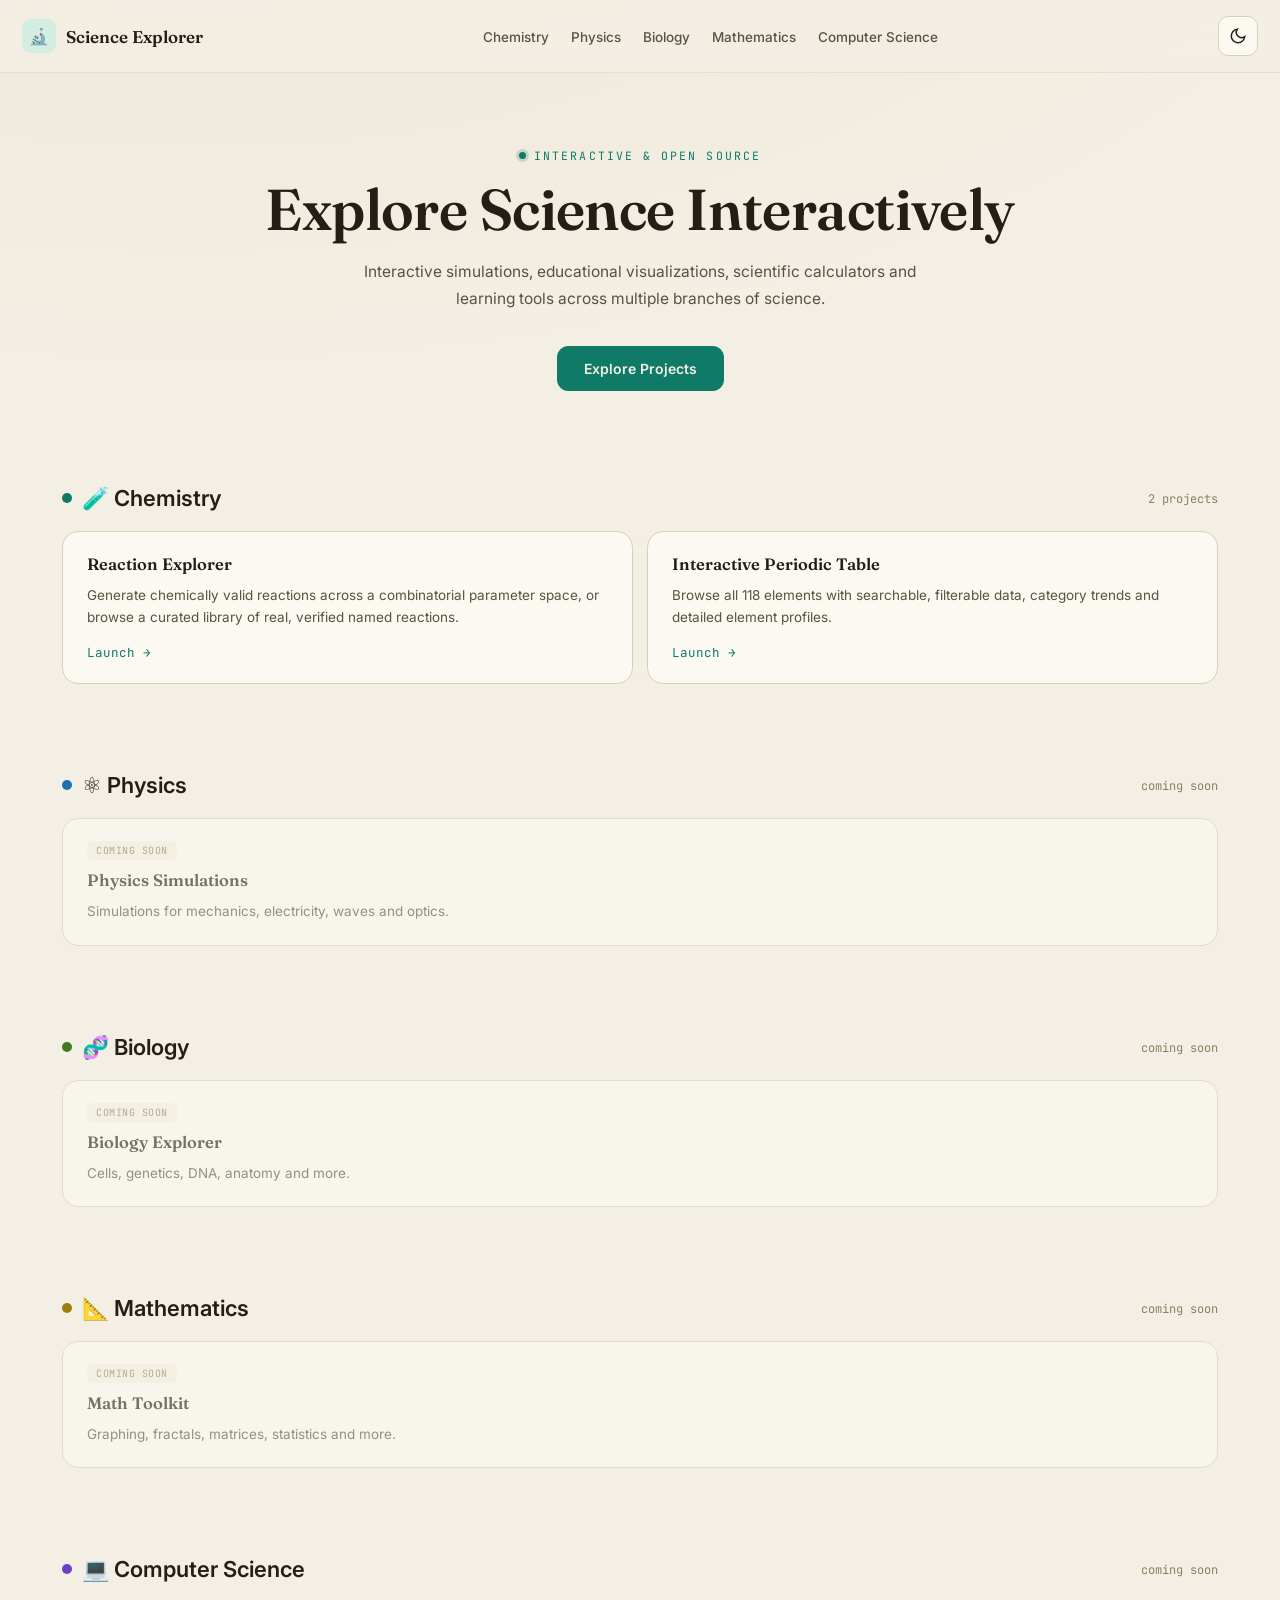
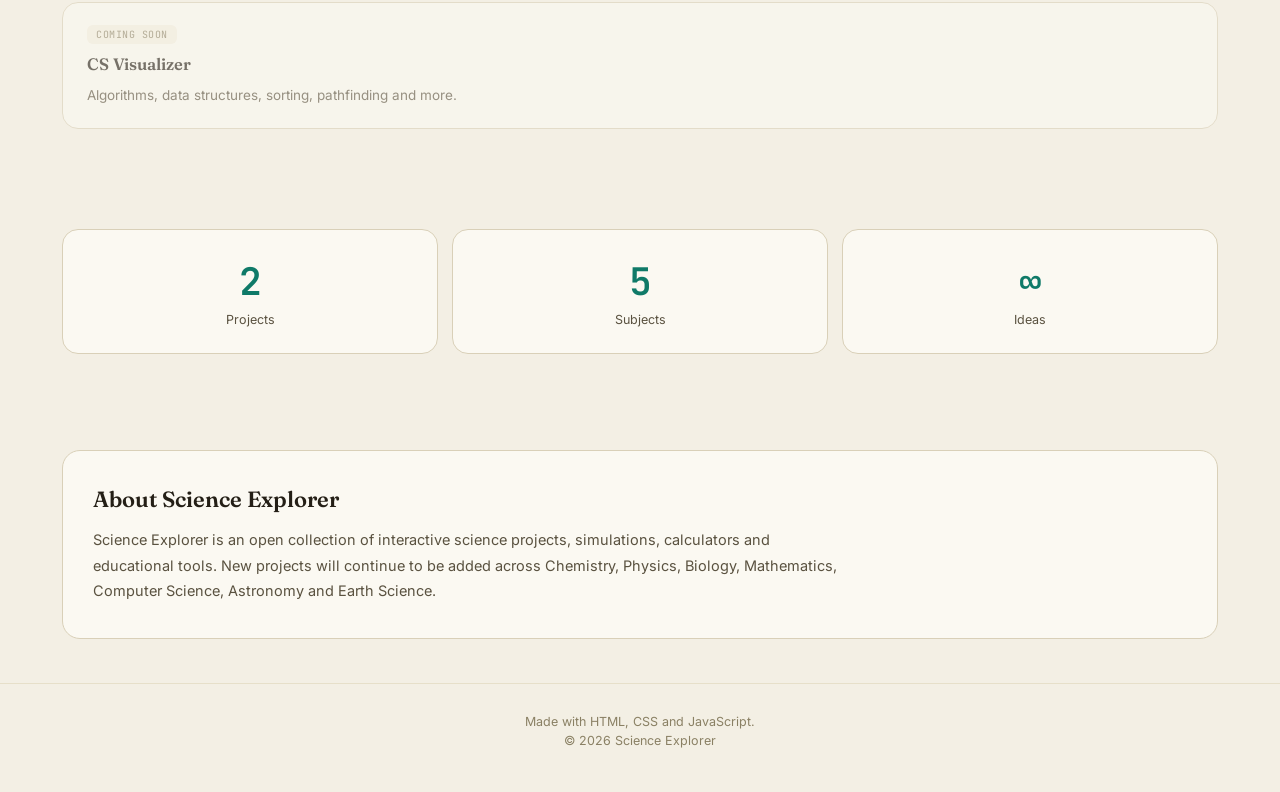
<file: index.html>
<!DOCTYPE html>
<html lang="en">
<head>
<meta charset="UTF-8">
<meta name="viewport" content="width=device-width, initial-scale=1.0">
<title>Science Explorer</title>
<meta name="description"
  content="Interactive science simulations, visualizations, calculators and educational tools covering Chemistry, Physics, Biology, Mathematics, Astronomy and Computer Science.">
<link rel="preconnect" href="https://fonts.googleapis.com">
<link rel="preconnect" href="https://fonts.gstatic.com" crossorigin>
<link href="https://fonts.googleapis.com/css2?family=Fraunces:ital,opsz,wght@0,9..144,400;0,9..144,600;0,9..144,700;1,9..144,500&family=Inter:wght@400;500;600;700&family=JetBrains+Mono:wght@400;500;600&display=swap" rel="stylesheet">
<style>
:root{
  --bg:#0a0e14; --bg2:#0f1520; --panel:#121a26; --panel2:#161f2d;
  --line:#233043; --line-soft:#1a2534;
  --ink:#e8edf5; --ink-dim:#8fa1b8; --ink-faint:#5c6d84;
  --accent:#5eead4; --accent-ink:#04241d;
  --shadow: 0 24px 60px -20px rgba(0,0,0,.6);

  --c-chem:#5eead4;    --c-chem-soft:#0f2e29;
  --c-physics:#5eb3ff; --c-physics-soft:#182a3a;
  --c-bio:#8ee06a;     --c-bio-soft:#1e2f18;
  --c-math:#f5b942;    --c-math-soft:#332a13;
  --c-cs:#c39bff;      --c-cs-soft:#271c3a;
}
html.light{
  --bg:#f3efe4; --bg2:#ece5d3; --panel:#fbf9f2; --panel2:#f4efe1;
  --line:#d9d0b8; --line-soft:#e6dfc9;
  --ink:#241f16; --ink-dim:#5a5240; --ink-faint:#8a8064;
  --accent:#0f7a68; --accent-ink:#f3efe4;
  --shadow: 0 24px 50px -20px rgba(60,50,20,.25);

  --c-chem:#0f7a68;    --c-chem-soft:#d3ede2;
  --c-physics:#1c6fb0; --c-physics-soft:#d9e8f4;
  --c-bio:#437a1f;     --c-bio-soft:#dfeecf;
  --c-math:#9c7f0c;    --c-math-soft:#f0e7c4;
  --c-cs:#6c3fc9;      --c-cs-soft:#e5dbf7;
}
*{box-sizing:border-box;}
html,body{margin:0;padding:0;}
body{
  background: radial-gradient(ellipse 1200px 600px at 15% -10%, var(--bg2), transparent), var(--bg);
  color:var(--ink); font-family:'Inter',system-ui,sans-serif; min-height:100vh;
  transition:background .35s ease, color .35s ease;
}
.mono{font-family:'JetBrains Mono',monospace;}
.display{font-family:'Fraunces',serif;}
::selection{background:var(--accent);color:var(--accent-ink);}
::-webkit-scrollbar{width:10px;height:10px;}
::-webkit-scrollbar-track{background:transparent;}
::-webkit-scrollbar-thumb{background:var(--line);border-radius:8px;}
a{color:inherit;}

/* ===== Top nav ===== */
.topnav{
  position:sticky; top:0; z-index:50; backdrop-filter:blur(14px); -webkit-backdrop-filter:blur(14px);
  border-bottom:1px solid var(--line-soft); background:color-mix(in srgb, var(--bg) 78%, transparent);
}
.topnav-inner{
  max-width:1400px; margin:0 auto; padding:16px 22px; display:flex; align-items:center;
  justify-content:space-between; gap:16px; flex-wrap:wrap;
}
.brand{display:flex; align-items:center; gap:10px; text-decoration:none;}
.brand-mark{
  width:34px;height:34px;border-radius:9px; display:flex; align-items:center; justify-content:center;
  background:var(--c-chem-soft); font-size:16px;
}
.brand-name{font-family:'Fraunces',serif; font-weight:600; font-size:17px; color:var(--ink);}
.nav-links{display:flex; gap:22px; list-style:none; margin:0; padding:0;}
.nav-links a{
  text-decoration:none; color:var(--ink-dim); font-size:13.5px; font-weight:500;
  transition:color .2s;
}
.nav-links a:hover{color:var(--ink);}
.icon-btn{
  width:40px;height:40px;border-radius:10px;border:1px solid var(--line); background:var(--panel);
  color:var(--ink); display:flex; align-items:center; justify-content:center; cursor:pointer;
  transition:border-color .2s, transform .15s;
}
.icon-btn:hover{border-color:var(--accent); transform:translateY(-1px);}

/* ===== Shared shell ===== */
.app{max-width:1200px;margin:0 auto;padding:0 22px;}

/* ===== Hero ===== */
.hero{padding:70px 0 50px; text-align:center;}
.eyebrow{
  font-family:'JetBrains Mono',monospace; font-size:11.5px; letter-spacing:.18em; text-transform:uppercase;
  color:var(--accent); display:inline-flex; align-items:center; gap:8px; justify-content:center; margin-bottom:16px;
}
.eyebrow::before{content:'';width:7px;height:7px;border-radius:50%;background:var(--accent);box-shadow:0 0 0 3px color-mix(in srgb, var(--accent) 20%, transparent);}
.hero h1.display{
  font-size:clamp(2.4rem,5.5vw,3.6rem); font-weight:600; letter-spacing:-.01em; line-height:1.08; margin:0 0 18px;
}
.hero-sub{
  color:var(--ink-dim); font-size:15.5px; line-height:1.7; max-width:600px; margin:0 auto 34px;
}
.hero-buttons{display:flex; justify-content:center; gap:12px; flex-wrap:wrap;}
.btn{
  text-decoration:none; padding:13px 26px; border-radius:11px; font-weight:600; font-size:14px;
  border:1px solid var(--accent); background:var(--accent); color:var(--accent-ink); transition:opacity .15s, transform .15s;
  display:inline-block;
}
.btn:hover{opacity:.88; transform:translateY(-2px);}
.btn.secondary{background:transparent; color:var(--ink); border-color:var(--line);}
.btn.secondary:hover{border-color:var(--accent); opacity:1;}

/* ===== Sections ===== */
section{padding:44px 0;}
.section-head{display:flex; align-items:baseline; justify-content:space-between; gap:16px; margin-bottom:20px; flex-wrap:wrap;}
.subject-title{display:flex; align-items:center; gap:10px; font-size:22px; font-weight:600; margin:0;}
.subject-title .dot{width:10px;height:10px;border-radius:50%; flex:none;}
.subject-count{font-family:'JetBrains Mono',monospace; font-size:12px; color:var(--ink-faint);}

/* ===== Cards ===== */
.card-grid{display:grid; grid-template-columns:repeat(auto-fit,minmax(260px,1fr)); gap:14px;}
.card{
  background:var(--panel); border:1px solid var(--line); border-radius:16px; padding:22px 24px;
  text-decoration:none; color:var(--ink); transition:transform .15s ease, border-color .15s ease, box-shadow .15s ease;
  display:flex; flex-direction:column; gap:10px; position:relative; overflow:hidden;
}
.card::before{content:'';position:absolute; inset:0; opacity:0; background:var(--card-color,var(--accent)); transition:opacity .15s ease;}
.card:hover{transform:translateY(-4px); box-shadow:var(--shadow); border-color:var(--card-color,var(--accent));}
.card:hover::before{opacity:.05;}
.card h4{margin:0; font-size:16.5px; font-family:'Fraunces',serif; font-weight:600; position:relative;}
.card p{margin:0; font-size:13.5px; line-height:1.65; color:var(--ink-dim); position:relative;}
.card span.launch{
  margin-top:6px; font-size:12.5px; font-family:'JetBrains Mono',monospace; color:var(--card-color,var(--accent));
  position:relative;
}
.card.coming-soon{cursor:default; opacity:.6;}
.card.coming-soon:hover{transform:none; box-shadow:none; border-color:var(--line);}
.card.coming-soon .badge{
  align-self:flex-start; font-size:10px; font-family:'JetBrains Mono',monospace; padding:3px 9px; border-radius:6px;
  background:var(--panel2); color:var(--ink-faint); text-transform:uppercase; letter-spacing:.05em; position:relative;
}

/* ===== Stats ===== */
.stats-row{display:grid; grid-template-columns:repeat(auto-fit,minmax(150px,1fr)); gap:14px; margin:12px 0 8px;}
.stat-card{background:var(--panel); border:1px solid var(--line); border-radius:16px; padding:26px 20px; text-align:center;}
.stat-num{font-family:'JetBrains Mono',monospace; font-size:38px; font-weight:600; color:var(--accent); letter-spacing:-.02em;}
.stat-label{color:var(--ink-dim); font-size:12.5px; margin-top:6px;}

/* ===== About ===== */
.about-card{background:var(--panel); border:1px solid var(--line); border-radius:18px; padding:34px 30px;}
.about-card h2{margin:0 0 14px; font-size:22px; font-weight:600;}
.about-card p{margin:0; color:var(--ink-dim); font-size:14.5px; line-height:1.75; max-width:760px;}

/* ===== Footer ===== */
footer{border-top:1px solid var(--line-soft); padding:26px 0 40px; text-align:center;}
footer p{margin:4px 0; color:var(--ink-faint); font-size:12.5px;}

@media(max-width:640px){
  .nav-links{display:none;}
  .hero{padding:46px 0 34px;}
}
</style>
</head>
<body>

<div class="topnav">
  <div class="topnav-inner">
    <a href="#" class="brand">
      <div class="brand-mark">🔬</div>
      <div class="brand-name">Science Explorer</div>
    </a>
    <ul class="nav-links">
      <li><a href="#chemistry">Chemistry</a></li>
      <li><a href="#physics">Physics</a></li>
      <li><a href="#biology">Biology</a></li>
      <li><a href="#mathematics">Mathematics</a></li>
      <li><a href="#cs">Computer Science</a></li>
    </ul>
    <button class="icon-btn" id="themeToggle" title="Toggle dark / light mode"></button>
  </div>
</div>

<div class="app">

  <section class="hero">
    <div class="eyebrow">Interactive &amp; Open Source</div>
    <h1 class="display">Explore Science Interactively</h1>
    <p class="hero-sub">Interactive simulations, educational visualizations, scientific calculators and learning tools across multiple branches of science.</p>
    <div class="hero-buttons">
      <a href="#projects" class="btn">Explore Projects</a>
    </div>
  </section>

  <div id="projects">

    <section id="chemistry">
      <div class="section-head">
        <h3 class="subject-title"><span class="dot" style="background:var(--c-chem)"></span>🧪 Chemistry</h3>
        <span class="subject-count">2 projects</span>
      </div>
      <div class="card-grid">
        <a href="reaction-explorer.html" class="card" style="--card-color:var(--c-chem)">
          <h4>Reaction Explorer</h4>
          <p>Generate chemically valid reactions across a combinatorial parameter space, or browse a curated library of real, verified named reactions.</p>
          <span class="launch">Launch →</span>
        </a>
        <a href="periodic-table.html" class="card" style="--card-color:var(--c-chem)">
          <h4>Interactive Periodic Table</h4>
          <p>Browse all 118 elements with searchable, filterable data, category trends and detailed element profiles.</p>
          <span class="launch">Launch →</span>
        </a>
      </div>
    </section>

    <section id="physics">
      <div class="section-head">
        <h3 class="subject-title"><span class="dot" style="background:var(--c-physics)"></span>⚛ Physics</h3>
        <span class="subject-count">coming soon</span>
      </div>
      <div class="card-grid">
        <div class="card coming-soon" style="--card-color:var(--c-physics)">
          <span class="badge">Coming Soon</span>
          <h4>Physics Simulations</h4>
          <p>Simulations for mechanics, electricity, waves and optics.</p>
        </div>
      </div>
    </section>

    <section id="biology">
      <div class="section-head">
        <h3 class="subject-title"><span class="dot" style="background:var(--c-bio)"></span>🧬 Biology</h3>
        <span class="subject-count">coming soon</span>
      </div>
      <div class="card-grid">
        <div class="card coming-soon" style="--card-color:var(--c-bio)">
          <span class="badge">Coming Soon</span>
          <h4>Biology Explorer</h4>
          <p>Cells, genetics, DNA, anatomy and more.</p>
        </div>
      </div>
    </section>

    <section id="mathematics">
      <div class="section-head">
        <h3 class="subject-title"><span class="dot" style="background:var(--c-math)"></span>📐 Mathematics</h3>
        <span class="subject-count">coming soon</span>
      </div>
      <div class="card-grid">
        <div class="card coming-soon" style="--card-color:var(--c-math)">
          <span class="badge">Coming Soon</span>
          <h4>Math Toolkit</h4>
          <p>Graphing, fractals, matrices, statistics and more.</p>
        </div>
      </div>
    </section>

    <section id="cs">
      <div class="section-head">
        <h3 class="subject-title"><span class="dot" style="background:var(--c-cs)"></span>💻 Computer Science</h3>
        <span class="subject-count">coming soon</span>
      </div>
      <div class="card-grid">
        <div class="card coming-soon" style="--card-color:var(--c-cs)">
          <span class="badge">Coming Soon</span>
          <h4>CS Visualizer</h4>
          <p>Algorithms, data structures, sorting, pathfinding and more.</p>
        </div>
      </div>
    </section>

  </div>

  <section class="stats">
    <div class="stats-row">
      <div class="stat-card">
        <div class="stat-num">2</div>
        <div class="stat-label">Projects</div>
      </div>
      <div class="stat-card">
        <div class="stat-num">5</div>
        <div class="stat-label">Subjects</div>
      </div>
      <div class="stat-card">
        <div class="stat-num mono">∞</div>
        <div class="stat-label">Ideas</div>
      </div>
    </div>
  </section>

  <section class="about">
    <div class="about-card">
      <h2 class="display">About Science Explorer</h2>
      <p>Science Explorer is an open collection of interactive science projects, simulations, calculators and educational tools. New projects will continue to be added across Chemistry, Physics, Biology, Mathematics, Computer Science, Astronomy and Earth Science.</p>
    </div>
  </section>

</div>

<footer>
  <p>Made with HTML, CSS and JavaScript.</p>
  <p>© 2026 Science Explorer</p>
</footer>

<script>
(function(){
"use strict";
const root = document.documentElement;
const themeBtn = document.getElementById('themeToggle');
function iconMoon(){return '<svg width="18" height="18" viewBox="0 0 24 24" fill="none" stroke="currentColor" stroke-width="2"><path d="M21 12.79A9 9 0 1 1 11.21 3 7 7 0 0 0 21 12.79z"/></svg>';}
function iconSun(){return '<svg width="18" height="18" viewBox="0 0 24 24" fill="none" stroke="currentColor" stroke-width="2"><circle cx="12" cy="12" r="4"/><path d="M12 2v2M12 20v2M4.93 4.93l1.41 1.41M17.66 17.66l1.41 1.41M2 12h2M20 12h2M6.34 17.66l-1.41 1.41M19.07 4.93l-1.41 1.41"/></svg>';}
let theme='dark';
try{ theme = (window.matchMedia && window.matchMedia('(prefers-color-scheme: light)').matches) ? 'light' : 'dark'; }catch(e){}
function applyTheme(){ if(theme==='light'){root.classList.add('light'); themeBtn.innerHTML=iconMoon();} else {root.classList.remove('light'); themeBtn.innerHTML=iconSun();} }
applyTheme();
themeBtn.addEventListener('click', ()=>{ theme = theme==='dark'?'light':'dark'; applyTheme(); });
})();
</script>

</body>
</html>
</file>
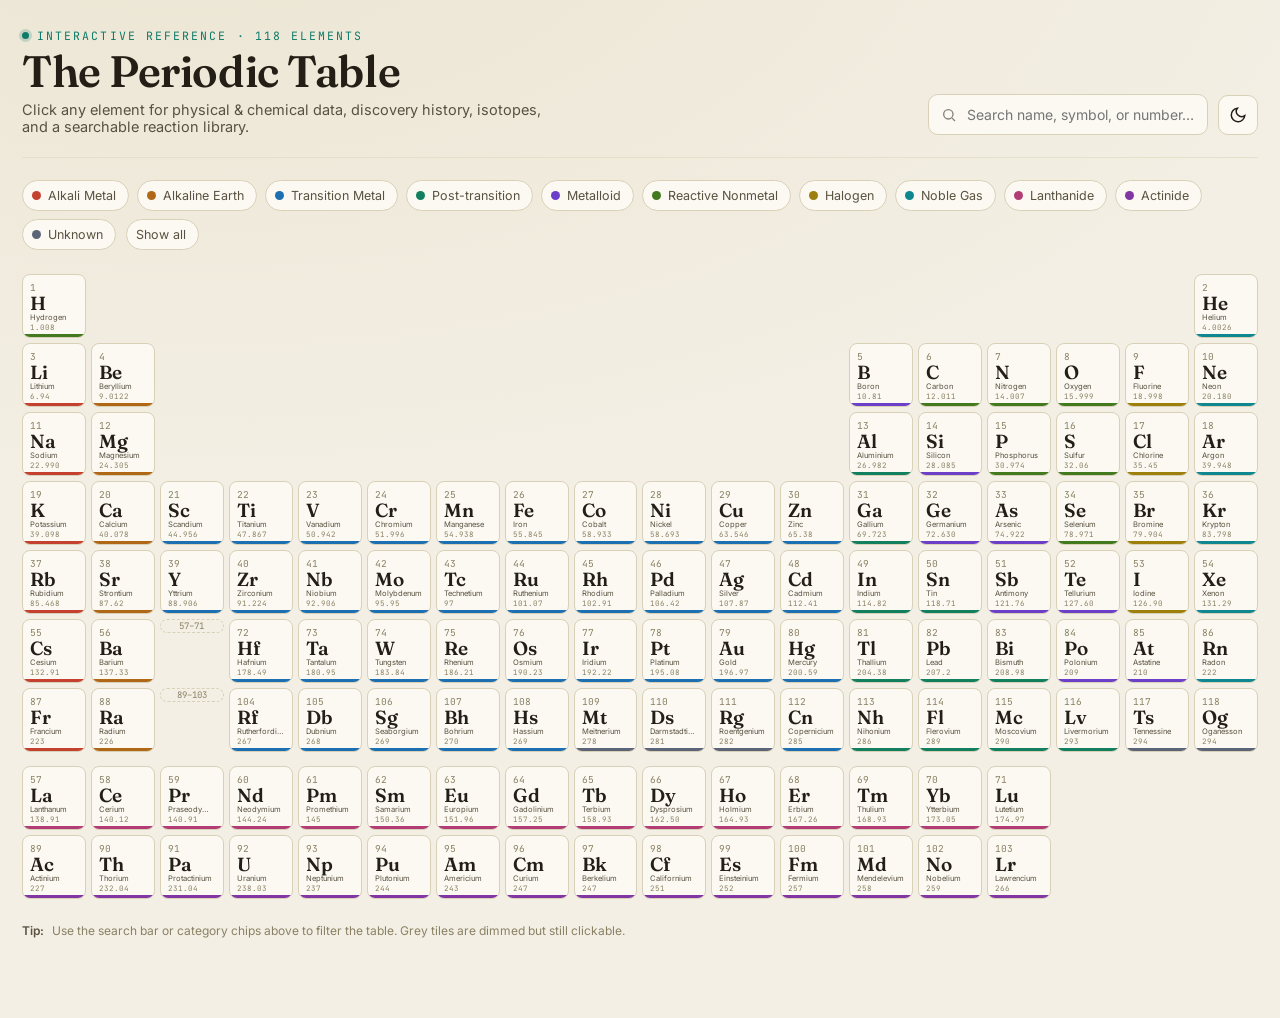
<file: periodic-table.html>
<!DOCTYPE html>
<html lang="en">
<head>
<meta charset="UTF-8">
<meta name="viewport" content="width=device-width, initial-scale=1.0">
<title>Periodic Table — Elemental</title>
<link rel="preconnect" href="https://fonts.googleapis.com">
<link href="https://fonts.googleapis.com/css2?family=Fraunces:ital,opsz,wght@0,9..144,400;0,9..144,600;0,9..144,700;1,9..144,500&family=Inter:wght@400;500;600;700&family=JetBrains+Mono:wght@400;500;600&display=swap" rel="stylesheet">
<style>
:root{
  --bg:#0a0e14; --bg2:#0f1520; --panel:#121a26; --panel2:#161f2d;
  --line:#233043; --line-soft:#1a2534;
  --ink:#e8edf5; --ink-dim:#8fa1b8; --ink-faint:#5c6d84;
  --accent:#5eead4; --accent-ink:#04241d;
  --amber:#f5b942;
  --shadow: 0 24px 60px -20px rgba(0,0,0,.6);

  --c-alkali-metal:#ff7a7a;      --c-alkali-metal-soft:#3a1f22;
  --c-alkaline-earth:#ffb15c;    --c-alkaline-earth-soft:#3a2a18;
  --c-transition-metal:#5eb3ff;  --c-transition-metal-soft:#182a3a;
  --c-post-transition:#5ee6b8;   --c-post-transition-soft:#153327;
  --c-metalloid:#c39bff;         --c-metalloid-soft:#271c3a;
  --c-nonmetal:#8ee06a;          --c-nonmetal-soft:#1e2f18;
  --c-halogen:#f5e06a;           --c-halogen-soft:#332e15;
  --c-noble-gas:#63dfe8;         --c-noble-gas-soft:#153033;
  --c-lanthanide:#f793c1;        --c-lanthanide-soft:#331c28;
  --c-actinide:#e39bf7;          --c-actinide-soft:#2c1c33;
  --c-unknown:#93a2b8;           --c-unknown-soft:#1e2530;
}
html.light{
  --bg:#f3efe4; --bg2:#ece5d3; --panel:#fbf9f2; --panel2:#f4efe1;
  --line:#d9d0b8; --line-soft:#e6dfc9;
  --ink:#241f16; --ink-dim:#5a5240; --ink-faint:#8a8064;
  --accent:#0f7a68; --accent-ink:#f3efe4;
  --amber:#a8681a;
  --shadow: 0 24px 50px -20px rgba(60,50,20,.25);

  --c-alkali-metal:#c4402f;      --c-alkali-metal-soft:#f6ddd6;
  --c-alkaline-earth:#b06817;    --c-alkaline-earth-soft:#f3e2c8;
  --c-transition-metal:#1c6fb0;  --c-transition-metal-soft:#d9e8f4;
  --c-post-transition:#12805f;   --c-post-transition-soft:#d3ede2;
  --c-metalloid:#6c3fc9;         --c-metalloid-soft:#e5dbf7;
  --c-nonmetal:#437a1f;          --c-nonmetal-soft:#dfeecf;
  --c-halogen:#9c7f0c;           --c-halogen-soft:#f0e7c4;
  --c-noble-gas:#0e8791;         --c-noble-gas-soft:#d2eef0;
  --c-lanthanide:#b13d74;        --c-lanthanide-soft:#f5dbe8;
  --c-actinide:#8236a3;          --c-actinide-soft:#ecdbf5;
  --c-unknown:#5b6577;           --c-unknown-soft:#e1e4ea;
}

*{box-sizing:border-box;}
html,body{margin:0;padding:0;}
body{
  background:
    radial-gradient(ellipse 1200px 600px at 15% -10%, var(--bg2), transparent),
    var(--bg);
  color:var(--ink);
  font-family:'Inter',system-ui,sans-serif;
  min-height:100vh;
  transition:background .35s ease, color .35s ease;
}
.mono{font-family:'JetBrains Mono',monospace;}
.display{font-family:'Fraunces',serif;}

::selection{background:var(--accent);color:var(--accent-ink);}
::-webkit-scrollbar{width:10px;height:10px;}
::-webkit-scrollbar-track{background:transparent;}
::-webkit-scrollbar-thumb{background:var(--line);border-radius:8px;}

/* ===== Header ===== */
.app{max-width:1400px;margin:0 auto;padding:28px 22px 80px;}
.hero{
  display:flex; align-items:flex-end; justify-content:space-between; gap:24px;
  flex-wrap:wrap; margin-bottom:22px; padding-bottom:22px; border-bottom:1px solid var(--line-soft);
}
.hero-title{display:flex; flex-direction:column; gap:6px;}
.eyebrow{
  font-family:'JetBrains Mono',monospace; font-size:11.5px; letter-spacing:.18em; text-transform:uppercase;
  color:var(--accent); display:flex; align-items:center; gap:8px;
}
.eyebrow::before{content:'';width:7px;height:7px;border-radius:50%;background:var(--accent);box-shadow:0 0 0 3px color-mix(in srgb, var(--accent) 20%, transparent);}
h1.display{font-size:44px; margin:0; font-weight:600; letter-spacing:-.01em; line-height:1;}
.hero-sub{color:var(--ink-dim); font-size:14.5px; max-width:520px; margin-top:2px;}

.hero-controls{display:flex; align-items:center; gap:10px; flex-wrap:wrap;}
.search-wrap{position:relative;}
.search-wrap input{
  width:280px; background:var(--panel); border:1px solid var(--line); color:var(--ink);
  border-radius:10px; padding:11px 14px 11px 38px; font-size:14px; font-family:'Inter',sans-serif;
  outline:none; transition:border-color .2s, box-shadow .2s;
}
.search-wrap input:focus{border-color:var(--accent); box-shadow:0 0 0 3px color-mix(in srgb, var(--accent) 18%, transparent);}
.search-wrap svg{position:absolute; left:13px; top:50%; transform:translateY(-50%); opacity:.55; pointer-events:none;}
.search-scan{position:absolute; left:1px; right:1px; top:1px; bottom:1px; border-radius:9px; pointer-events:none; overflow:hidden;}

.icon-btn{
  width:40px;height:40px;border-radius:10px;border:1px solid var(--line); background:var(--panel);
  color:var(--ink); display:flex; align-items:center; justify-content:center; cursor:pointer;
  transition:border-color .2s, transform .15s, background .2s;
}
.icon-btn:hover{border-color:var(--accent); transform:translateY(-1px);}
.icon-btn svg{width:18px;height:18px;}

/* ===== Category filter strip ===== */
.category-strip{
  display:flex; flex-wrap:wrap; gap:8px; margin-bottom:24px;
}
.cat-chip{
  display:flex; align-items:center; gap:7px; padding:7px 12px 7px 9px; border-radius:999px;
  border:1px solid var(--line); background:var(--panel); cursor:pointer; font-size:12.5px; color:var(--ink-dim);
  transition:all .18s ease; user-select:none;
}
.cat-chip .dot{width:9px;height:9px;border-radius:50%;flex:none;}
.cat-chip:hover{border-color:var(--ink-faint); color:var(--ink);}
.cat-chip.active{background:var(--chip-soft); border-color:var(--chip-color); color:var(--ink); font-weight:500;}
.cat-chip.clear{margin-left:2px;}

/* ===== Table grid ===== */
.table-scroll{width:100%; overflow-x:auto; padding-bottom:8px;}
.ptable{
  display:grid;
  grid-template-columns:repeat(18, minmax(52px,1fr));
  gap:5px;
  min-width:1040px;
}
.ptable.f-gap{margin-top:14px;}
.cell{ aspect-ratio:1/1; }
.tile{
  height:100%; width:100%; border-radius:8px; border:1px solid var(--line);
  background:var(--panel); cursor:pointer; padding:6px 7px 5px; position:relative;
  display:flex; flex-direction:column; justify-content:space-between;
  transition:transform .14s ease, box-shadow .14s ease, border-color .14s ease, background .14s ease;
  overflow:hidden;
}
.tile::before{
  content:''; position:absolute; inset:0; opacity:0; background:var(--tile-color); transition:opacity .14s ease;
}
.tile:hover{ transform:translateY(-3px) scale(1.045); z-index:5; box-shadow:var(--shadow); border-color:var(--tile-color); }
.tile:hover::before{opacity:.14;}
.tile.dimmed{opacity:.22; filter:saturate(.3);}
.tile.dimmed:hover{transform:none; box-shadow:none;}
.tile-num{font-family:'JetBrains Mono',monospace; font-size:9.5px; color:var(--ink-faint); position:relative;}
.tile-sym{font-family:'Fraunces',serif; font-weight:600; font-size:19px; line-height:1; position:relative;}
.tile-name{font-size:7.6px; color:var(--ink-dim); position:relative; white-space:nowrap; overflow:hidden; text-overflow:ellipsis;}
.tile-mass{font-family:'JetBrains Mono',monospace; font-size:7.5px; color:var(--ink-faint); position:relative;}
.tile-bar{position:absolute; left:0; right:0; bottom:0; height:3px; background:var(--tile-color);}
.cell.ph{visibility:hidden;}
.lant-marker,.act-marker{
  display:flex;align-items:center;justify-content:center;font-family:'JetBrains Mono',monospace;font-size:9px;
  color:var(--ink-faint); border:1px dashed var(--line); border-radius:8px;
}

/* ===== Legend footer note ===== */
.legend-note{margin-top:16px; font-size:12px; color:var(--ink-faint); display:flex; gap:8px; align-items:center; flex-wrap:wrap;}
.legend-note b{color:var(--ink-dim); font-weight:600;}

/* ===== Modal base ===== */
.modal-backdrop{
  position:fixed; inset:0; background:rgba(4,7,12,.6); backdrop-filter:blur(6px);
  display:flex; align-items:center; justify-content:center; z-index:100; opacity:0;
  transition:opacity .22s ease; padding:20px;
}
html.light .modal-backdrop{background:rgba(40,32,16,.35);}
.modal-backdrop.show{opacity:1;}
.modal-backdrop.hide-instant{display:none;}

.modal{
  background:var(--panel); border:1px solid var(--line); border-radius:18px; width:100%; max-width:600px;
  max-height:88vh; overflow-y:auto; transform:translateY(18px) scale(.98); opacity:0;
  transition:transform .28s cubic-bezier(.2,.8,.2,1), opacity .24s ease; box-shadow:var(--shadow);
}
.modal-backdrop.show .modal{transform:translateY(0) scale(1); opacity:1;}

.modal-head{
  padding:26px 26px 20px; display:flex; gap:20px; align-items:flex-start; position:relative;
  border-bottom:1px solid var(--line-soft);
}
.modal-head-bg{position:absolute; inset:0; opacity:.10; pointer-events:none;}
.modal-symbol{
  width:78px;height:78px; border-radius:16px; display:flex; align-items:center; justify-content:center;
  font-family:'Fraunces',serif; font-weight:700; font-size:34px; flex:none; position:relative; border:1px solid var(--line);
}
.modal-titles{position:relative;}
.modal-titles .eyebrow{margin-bottom:4px;}
.modal-titles h2{margin:0; font-size:28px; font-weight:600;}
.modal-titles .sub{color:var(--ink-dim); font-size:13.5px; margin-top:4px;}
.modal-close{position:absolute; top:16px; right:16px; }

.modal-body{padding:22px 26px 28px;}
.section-label{
  font-family:'JetBrains Mono',monospace; font-size:10.5px; letter-spacing:.14em; text-transform:uppercase;
  color:var(--accent); margin:20px 0 10px;
}
.section-label:first-child{margin-top:0;}
.fact-box{
  background:var(--panel2); border:1px solid var(--line-soft); border-radius:12px; padding:14px 16px;
  font-size:13.5px; line-height:1.55; color:var(--ink-dim); font-style:italic; font-family:'Fraunces',serif;
}
.grid2{display:grid; grid-template-columns:1fr 1fr; gap:10px;}
.stat{
  background:var(--panel2); border:1px solid var(--line-soft); border-radius:10px; padding:10px 12px;
}
.stat .k{font-size:10.5px; color:var(--ink-faint); text-transform:uppercase; letter-spacing:.06em; margin-bottom:3px;}
.stat .v{font-size:14px; font-family:'JetBrains Mono',monospace; color:var(--ink);}
.pill-row{display:flex; flex-wrap:wrap; gap:7px;}
.pill{
  background:var(--panel2); border:1px solid var(--line-soft); border-radius:999px; padding:6px 12px; font-size:12.5px;
  color:var(--ink-dim);
}
ul.uses{margin:0; padding-left:18px; font-size:13.5px; color:var(--ink-dim); line-height:1.75;}

.more-btn{
  margin-top:24px; width:100%; padding:13px; border-radius:12px; border:1px solid var(--accent);
  background:transparent; color:var(--accent); font-family:'JetBrains Mono',monospace; font-size:12.5px;
  letter-spacing:.08em; text-transform:uppercase; cursor:pointer; display:flex; align-items:center; justify-content:center; gap:8px;
  transition:background .18s, color .18s;
}
.more-btn:hover{background:var(--accent); color:var(--accent-ink);}

/* ===== Detail modal (full screen) ===== */
.detail-backdrop{ position:fixed; inset:0; background:var(--bg); z-index:200; opacity:0; pointer-events:none; transition:opacity .26s ease;}
.detail-backdrop.show{opacity:1; pointer-events:all;}
.detail-wrap{max-width:1080px; margin:0 auto; padding:24px 24px 100px; height:100vh; overflow-y:auto;}
.detail-topbar{
  position:sticky; top:0; z-index:5; display:flex; align-items:center; justify-content:space-between;
  padding:14px 0; margin-bottom:8px; background:linear-gradient(var(--bg) 70%, transparent);
}
.back-link{display:flex; align-items:center; gap:8px; color:var(--ink-dim); cursor:pointer; font-size:13.5px; font-family:'JetBrains Mono',monospace;}
.back-link:hover{color:var(--ink);}

.detail-hero{display:flex; gap:26px; align-items:center; padding:22px 0 26px; flex-wrap:wrap;}
.detail-symbol{
  width:110px;height:110px;border-radius:22px; display:flex; align-items:center;justify-content:center;
  font-family:'Fraunces',serif; font-weight:700; font-size:48px; border:1px solid var(--line); flex:none; position:relative; overflow:hidden;
}
.detail-hero h1{font-size:40px; margin:0 0 4px;}
.detail-hero .sub{color:var(--ink-dim); font-size:14px;}

.tabs{display:flex; gap:6px; flex-wrap:wrap; border-bottom:1px solid var(--line-soft); margin-bottom:22px; padding-bottom:0;}
.tab{
  padding:10px 16px; font-size:13px; font-family:'JetBrains Mono',monospace; color:var(--ink-faint); cursor:pointer;
  border-bottom:2px solid transparent; letter-spacing:.02em;
}
.tab:hover{color:var(--ink-dim);}
.tab.active{color:var(--accent); border-bottom-color:var(--accent);}
.tab-panel{display:none; animation:fadein .25s ease;}
.tab-panel.active{display:block;}
@keyframes fadein{from{opacity:0; transform:translateY(6px);} to{opacity:1; transform:translateY(0);}}

.card{background:var(--panel); border:1px solid var(--line); border-radius:14px; padding:20px 22px; margin-bottom:16px;}
.card h3{margin:0 0 10px; font-size:15px; font-family:'Fraunces',serif; font-weight:600;}
.card p{margin:0; font-size:14px; line-height:1.7; color:var(--ink-dim);}
.two-col{display:grid; grid-template-columns:1fr 1fr; gap:16px;}
@media(max-width:720px){.two-col{grid-template-columns:1fr;}}

.iso-table{width:100%; border-collapse:collapse; font-size:13px;}
.iso-table th{text-align:left; font-family:'JetBrains Mono',monospace; font-size:10.5px; text-transform:uppercase; letter-spacing:.06em; color:var(--ink-faint); padding:8px 10px; border-bottom:1px solid var(--line-soft);}
.iso-table td{padding:10px 10px; border-bottom:1px solid var(--line-soft); color:var(--ink-dim);}
.iso-table td:first-child{font-family:'JetBrains Mono',monospace; color:var(--ink); font-weight:600;}

/* reactions db */
.rxn-controls{display:flex; gap:10px; margin-bottom:14px; flex-wrap:wrap;}
.rxn-controls input, .rxn-controls select{
  background:var(--panel2); border:1px solid var(--line); color:var(--ink); border-radius:9px; padding:9px 12px; font-size:13px;
  font-family:'Inter',sans-serif; outline:none;
}
.rxn-controls input:focus, .rxn-controls select:focus{border-color:var(--accent);}
.rxn-count{font-size:12px; color:var(--ink-faint); margin-bottom:10px; font-family:'JetBrains Mono',monospace;}
.rxn-item{padding:12px 14px; border:1px solid var(--line-soft); border-radius:10px; margin-bottom:8px; background:var(--panel2);}
.rxn-eq{font-family:'JetBrains Mono',monospace; font-size:14px; color:var(--ink); margin-bottom:4px;}
.rxn-meta{font-size:12px; color:var(--ink-faint); display:flex; gap:14px; flex-wrap:wrap;}
.rxn-meta span b{color:var(--ink-dim); font-weight:500;}
.rxn-empty{color:var(--ink-faint); font-size:13px; padding:20px; text-align:center;}

.related-grid{display:grid; grid-template-columns:repeat(auto-fill,minmax(90px,1fr)); gap:10px;}
.related-tile{
  border:1px solid var(--line); border-radius:10px; padding:10px; text-align:center; cursor:pointer; background:var(--panel2);
  transition:border-color .15s, transform .15s;
}
.related-tile:hover{transform:translateY(-2px);}
.related-tile .sym{font-family:'Fraunces',serif; font-size:20px; font-weight:600;}
.related-tile .nm{font-size:9.5px; color:var(--ink-faint); margin-top:2px;}

.tag-note{font-size:12px; color:var(--ink-faint); line-height:1.6; margin-top:2px;}

.empty-state{text-align:center; padding:70px 20px; color:var(--ink-faint);}
.empty-state svg{opacity:.4; margin-bottom:14px;}

@media(max-width:640px){
  h1.display{font-size:32px;}
  .modal{border-radius:14px;}
  .modal-symbol{width:64px;height:64px;font-size:26px;}
  .detail-symbol{width:84px;height:84px;font-size:34px;}
  .detail-hero h1{font-size:28px;}
  .grid2{grid-template-columns:1fr;}
}
</style>
</head>
<body>
<div class="app">

  <div class="hero">
    <div class="hero-title">
      <div class="eyebrow">Interactive Reference · 118 Elements</div>
      <h1 class="display">The Periodic Table</h1>
      <div class="hero-sub">Click any element for physical &amp; chemical data, discovery history, isotopes, and a searchable reaction library.</div>
    </div>
    <div class="hero-controls">
      <div class="search-wrap">
        <svg width="16" height="16" viewBox="0 0 24 24" fill="none" stroke="currentColor" stroke-width="2"><circle cx="11" cy="11" r="7"/><line x1="21" y1="21" x2="16.65" y2="16.65"/></svg>
        <input id="searchInput" type="text" placeholder="Search name, symbol, or number…" autocomplete="off">
      </div>
      <button class="icon-btn" id="themeToggle" title="Toggle dark / light mode" aria-label="Toggle theme"></button>
    </div>
  </div>

  <div class="category-strip" id="categoryStrip"></div>

  <div class="table-scroll">
    <div class="ptable" id="ptable"></div>
    <div class="ptable f-gap" id="ptableF"></div>
  </div>

  <div class="legend-note"><b>Tip:</b> Use the search bar or category chips above to filter the table. Grey tiles are dimmed but still clickable.</div>
</div>

<!-- Quick info modal -->
<div class="modal-backdrop" id="modalBackdrop">
  <div class="modal" id="modalCard" role="dialog" aria-modal="true"></div>
</div>

<!-- Full detail view -->
<div class="detail-backdrop" id="detailBackdrop">
  <div class="detail-wrap" id="detailWrap"></div>
</div>

<script id="element-data" type="application/json">[{"z":1,"sym":"H","name":"Hydrogen","mass":"1.008","cat":"nonmetal","per":1,"grp":1,"block":"s","config":"1s¹","state":"Gas","density":"0.0899 g/L","mp":"-259.16","bp":"-252.87","appearance":"Colorless, odorless gas","valency":1,"oxidation":"+1, -1","eneg":2.2,"discoverer":"Henry Cavendish","year":1766,"uses":["Ammonia production (Haber process)","Rocket fuel","Hydrogenation of fats","Fuel cells"],"fact":"The most abundant element in the universe, making up roughly 75% of all normal matter.","occurrence":"Makes up about 75% of the elemental mass of the universe; on Earth mostly bound in water and hydrocarbons.","biological":"Essential component of water and all organic molecules; central to biochemistry and energy metabolism.","hazards":"Highly flammable gas, forms explosive mixtures with air; store away from oxidizers and ignition sources.","isotopes":[{"sym":"¹H","name":"Protium","abund":"99.98%","notes":"Stable, no neutrons"},{"sym":"²H","name":"Deuterium","abund":"0.02%","notes":"Stable, used in heavy water"},{"sym":"³H","name":"Tritium","abund":"trace","notes":"Radioactive, t½ ≈ 12.3 yr"}],"reactions":[{"eq":"2H₂ + O₂ → 2H₂O","cond":"Spark / flame","note":"Combustion, highly exothermic"},{"eq":"N₂ + 3H₂ → 2NH₃","cond":"Fe catalyst, 400–450°C, high P","note":"Haber process"},{"eq":"H₂ + Cl₂ → 2HCl","cond":"UV light","note":"Radical chain reaction"},{"eq":"CuO + H₂ → Cu + H₂O","cond":"Heat","note":"Reduction of metal oxide"}],"discoveryHow":"Identified as a distinct substance in 1766 when Henry Cavendish reacted zinc and other metals with acids and collected the flammable gas released, showing it was different from ordinary air. Antoine Lavoisier later named it 'hydrogen' (water-former) after showing it produces water when burned."},{"z":2,"sym":"He","name":"Helium","mass":"4.0026","cat":"noble-gas","per":1,"grp":18,"block":"s","config":"1s²","state":"Gas","density":"0.1786 g/L","mp":"-272.20","bp":"-268.93","appearance":"Colorless, odorless gas","valency":0,"oxidation":"0","eneg":"—","discoverer":"Pierre Janssen / Norman Lockyer","year":1868,"uses":["Cryogenics (MRI magnets)","Balloons and airships","Deep-sea diving gas mixtures","Inert shielding gas for welding"],"fact":"First discovered in the spectrum of the Sun before it was found on Earth, hence its name from the Greek 'helios'.","occurrence":"Second most abundant element in the universe; on Earth found trapped in natural gas deposits from radioactive decay.","biological":"No known biological role.","hazards":"Non-toxic and inert, but can cause asphyxiation by displacing oxygen in enclosed spaces.","isotopes":[{"sym":"³He","name":"Helium-3","abund":"0.0002%","notes":"Stable, rare, used in neutron detection"},{"sym":"⁴He","name":"Helium-4","abund":"99.9998%","notes":"Stable, most abundant isotope"}],"reactions":[{"eq":"He + energy → He⁺ + e⁻","cond":"High energy ionization","note":"Ionization, forms plasma"}],"discoveryHow":"First detected in 1868 as an unexplained yellow spectral line in sunlight during a solar eclipse, observed independently by Pierre Janssen and Norman Lockyer, who correctly inferred a new element existed in the Sun before it was ever found on Earth. It was finally isolated terrestrially in 1895 by William Ramsay from the uranium mineral cleveite."},{"z":3,"sym":"Li","name":"Lithium","mass":"6.94","cat":"alkali-metal","per":2,"grp":1,"block":"s","config":"[He] 2s¹","state":"Solid","density":"0.534 g/cm³","mp":"180.50","bp":"1342","appearance":"Soft, silvery-white metal","valency":1,"oxidation":"+1","eneg":"0.98","discoverer":"Johan August Arfwedson","year":1817,"uses":["Rechargeable batteries","Psychiatric medication (mood stabilizer)","Ceramics and glass","Lubricating greases"],"fact":"Lithium is light enough to float on water, and reacts with it vigorously, fizzing and releasing hydrogen gas.","occurrence":"Found in igneous rocks and brine pools; extracted commercially from spodumene ore and salt-flat brines.","biological":"Not essential to humans in trace amounts, but lithium carbonate is used therapeutically for bipolar disorder.","hazards":"Reacts vigorously with water and moisture; can cause skin/eye burns; fire risk with battery cells.","isotopes":[{"sym":"⁶Li","name":"Lithium-6","abund":"7.6%","notes":"Stable"},{"sym":"⁷Li","name":"Lithium-7","abund":"92.4%","notes":"Stable, most abundant"}],"reactions":[{"eq":"2Li + 2H₂O → 2LiOH + H₂","cond":"Room temperature","note":"Reacts with water, less violently than Na"},{"eq":"4Li + O₂ → 2Li₂O","cond":"Air exposure","note":"Slow surface oxidation"},{"eq":"2Li + Cl₂ → 2LiCl","cond":"Direct combination","note":"Forms lithium chloride"}],"discoveryHow":"Discovered in 1817 by Johan August Arfvedson, who identified a new alkali metal while analyzing the mineral petalite and noticed it produced a distinct reaction pattern unlike sodium or potassium salts. The pure metal was later isolated by electrolysis of lithium chloride by W.T. Brande and Humphry Davy."},{"z":4,"sym":"Be","name":"Beryllium","mass":"9.0122","cat":"alkaline-earth","per":2,"grp":2,"block":"s","config":"[He] 2s²","state":"Solid","density":"1.85 g/cm³","mp":"1287","bp":"2469","appearance":"Steel-gray, hard, brittle metal","valency":2,"oxidation":"+2","eneg":"1.57","discoverer":"Louis Nicolas Vauquelin","year":1798,"uses":["Aerospace alloys","X-ray windows","Nuclear reactor components","Gyroscopes and precision instruments"],"fact":"Beryllium is one of the lightest structural metals yet has an extremely high melting point, prized in aerospace.","occurrence":"Found in minerals such as beryl (which also forms emerald and aquamarine gemstones).","biological":"No known biological role; toxic to humans.","hazards":"Highly toxic; inhalation of dust/fumes can cause chronic beryllium disease; handled with strict controls.","isotopes":[{"sym":"⁹Be","name":"Beryllium-9","abund":"100%","notes":"Only stable isotope"}],"reactions":[{"eq":"Be + 2HCl → BeCl₂ + H₂","cond":"Dilute acid","note":"Reacts with acids"},{"eq":"Be + 2NaOH + 2H₂O → Na₂[Be(OH)₄] + H₂","cond":"Strong base","note":"Amphoteric behavior"}],"discoveryHow":"First identified in 1798 by Louis Nicolas Vauquelin, who found a new 'earth' (oxide) while chemically analyzing beryl and emerald gemstones. The metal itself was isolated independently in 1828 by Friedrich Wöhler and Antoine Bussy via reduction of beryllium chloride with potassium."},{"z":5,"sym":"B","name":"Boron","mass":"10.81","cat":"metalloid","per":2,"grp":13,"block":"p","config":"[He] 2s² 2p¹","state":"Solid","density":"2.34 g/cm³","mp":"2076","bp":"3927","appearance":"Black-brown, hard, brittle solid","valency":3,"oxidation":"+3","eneg":"2.04","discoverer":"Joseph Louis Gay-Lussac / Louis Jacques Thénard","year":1808,"uses":["Borosilicate glass (Pyrex)","Detergents and bleaches","Semiconductor doping","Fiberglass insulation"],"fact":"Boron compounds have been used since antiquity as borax for glassmaking and preservation.","occurrence":"Not found free in nature; occurs in borate minerals like borax and kernite in evaporite deposits.","biological":"Trace element beneficial to plant growth; possible role in human bone metabolism.","hazards":"Boron dust can irritate skin and respiratory tract; some boron compounds are reproductive toxicants.","isotopes":[{"sym":"¹⁰B","name":"Boron-10","abund":"19.9%","notes":"Stable, neutron absorber"},{"sym":"¹¹B","name":"Boron-11","abund":"80.1%","notes":"Stable, most abundant"}],"reactions":[{"eq":"4B + 3O₂ → 2B₂O₃","cond":"Heat","note":"Combustion in oxygen"},{"eq":"B₂O₃ + 3H₂O → 2H₃BO₃","cond":"Hydrolysis","note":"Forms boric acid"}],"discoveryHow":"Isolated in 1808 essentially simultaneously by Joseph Louis Gay-Lussac and Louis Jacques Thénard in France, and by Humphry Davy in England, all using the same basic method: reducing boric acid with potassium metal."},{"z":6,"sym":"C","name":"Carbon","mass":"12.011","cat":"nonmetal","per":2,"grp":14,"block":"p","config":"[He] 2s² 2p²","state":"Solid","density":"2.267 g/cm³ (graphite)","mp":"3550","bp":"4027","appearance":"Black (graphite) or clear (diamond) solid","valency":4,"oxidation":"+4, +2, -4","eneg":"2.55","discoverer":"Known since antiquity","year":0,"uses":["Steel production","Organic chemistry / all life","Fuels (coal, graphite electrodes)","Diamond for cutting/jewelry"],"fact":"Carbon can bond with itself and other elements in millions of ways, forming the basis of all known life.","occurrence":"The 4th most abundant element in the universe by mass; found as graphite, diamond, coal, and in all organisms.","biological":"The backbone element of all organic molecules, essential to every known living organism.","hazards":"Generally safe; but carbon monoxide and certain particulate/fume forms are hazardous.","isotopes":[{"sym":"¹²C","name":"Carbon-12","abund":"98.9%","notes":"Stable, mass standard"},{"sym":"¹³C","name":"Carbon-13","abund":"1.1%","notes":"Stable, NMR active"},{"sym":"¹⁴C","name":"Carbon-14","abund":"trace","notes":"Radioactive, used in radiocarbon dating, t½≈5730 yr"}],"reactions":[{"eq":"C + O₂ → CO₂","cond":"Combustion","note":"Complete combustion"},{"eq":"2C + O₂ → 2CO","cond":"Limited oxygen","note":"Incomplete combustion"},{"eq":"C + H₂O → CO + H₂","cond":"Red heat, steam","note":"Water-gas reaction"},{"eq":"CaCO₃ → CaO + CO₂","cond":"Heat (calcination)","note":"Thermal decomposition"}],"discoveryHow":"Known since prehistory in the forms of soot, charcoal, and diamond; Antoine Lavoisier demonstrated in the 1770s–80s that diamond and charcoal both burn to form only carbon dioxide, proving they were chemically the same element."},{"z":7,"sym":"N","name":"Nitrogen","mass":"14.007","cat":"nonmetal","per":2,"grp":15,"block":"p","config":"[He] 2s² 2p³","state":"Gas","density":"1.2506 g/L","mp":"-210.00","bp":"-195.79","appearance":"Colorless, odorless gas","valency":3,"oxidation":"+5,+4,+3,+2,+1,-3","eneg":"3.04","discoverer":"Daniel Rutherford","year":1772,"uses":["Ammonia and fertilizer production","Food packaging (inert atmosphere)","Cryopreservation (liquid nitrogen)","Explosives manufacture"],"fact":"Nitrogen gas makes up about 78% of Earth's atmosphere by volume, yet is chemically inert due to its strong triple bond.","occurrence":"Dominant component of Earth's atmosphere; also found in nitrate minerals and all living tissue.","biological":"Essential building block of amino acids, proteins, and DNA/RNA in all living organisms.","hazards":"Inert and non-toxic as a gas, but can cause asphyxiation in confined spaces by displacing oxygen.","isotopes":[{"sym":"¹⁴N","name":"Nitrogen-14","abund":"99.6%","notes":"Stable, most abundant"},{"sym":"¹⁵N","name":"Nitrogen-15","abund":"0.4%","notes":"Stable, used in tracer studies"}],"reactions":[{"eq":"N₂ + 3H₂ → 2NH₃","cond":"Fe catalyst, high P/T","note":"Haber process"},{"eq":"N₂ + O₂ → 2NO","cond":"Lightning / high temp","note":"Forms nitric oxide"},{"eq":"4NH₃ + 5O₂ → 4NO + 6H₂O","cond":"Pt catalyst","note":"Ostwald process step"}],"discoveryHow":"Isolated in 1772 by Daniel Rutherford, who removed oxygen and carbon dioxide from air (by burning a candle and phosphorus in a sealed container with a mouse) and studied the remaining gas that would not support combustion or life, calling it 'noxious air'."},{"z":8,"sym":"O","name":"Oxygen","mass":"15.999","cat":"nonmetal","per":2,"grp":16,"block":"p","config":"[He] 2s² 2p⁴","state":"Gas","density":"1.429 g/L","mp":"-218.79","bp":"-182.96","appearance":"Colorless, odorless gas (pale blue liquid)","valency":2,"oxidation":"-2,-1","eneg":"3.44","discoverer":"Carl Wilhelm Scheele / Joseph Priestley","year":1774,"uses":["Respiration and combustion support","Steel manufacturing","Medical oxygen therapy","Water and wastewater treatment"],"fact":"Oxygen makes up about 21% of the atmosphere and roughly 46% of the Earth's crust by mass, the most abundant crustal element.","occurrence":"Most abundant element in the Earth's crust (as oxides/silicates) and second most abundant in the atmosphere.","biological":"Essential for aerobic respiration in nearly all complex life forms.","hazards":"Supports combustion strongly; pure oxygen atmospheres greatly increase fire risk.","isotopes":[{"sym":"¹⁶O","name":"Oxygen-16","abund":"99.76%","notes":"Stable, most abundant"},{"sym":"¹⁷O","name":"Oxygen-17","abund":"0.04%","notes":"Stable"},{"sym":"¹⁸O","name":"Oxygen-18","abund":"0.20%","notes":"Stable, used in climate proxies"}],"reactions":[{"eq":"2H₂ + O₂ → 2H₂O","cond":"Spark","note":"Combustion"},{"eq":"S + O₂ → SO₂","cond":"Heat","note":"Combustion of sulfur"},{"eq":"4Fe + 3O₂ → 2Fe₂O₃","cond":"Moisture present","note":"Rusting"},{"eq":"3O₂ → 2O₃","cond":"UV light / electric discharge","note":"Ozone formation"}],"discoveryHow":"Independently isolated around 1771–1774 by Carl Wilhelm Scheele (who did not publish promptly) and 1774 by Joseph Priestley, both by heating mercuric oxide (HgO) and collecting the gas released, which they found made a candle burn brighter."},{"z":9,"sym":"F","name":"Fluorine","mass":"18.998","cat":"halogen","per":2,"grp":17,"block":"p","config":"[He] 2s² 2p⁵","state":"Gas","density":"1.696 g/L","mp":"-219.67","bp":"-188.11","appearance":"Pale yellow, corrosive gas","valency":1,"oxidation":"-1","eneg":"3.98","discoverer":"Henri Moissan","year":1886,"uses":["Toothpaste (fluoride) for cavity prevention","Teflon (PTFE) non-stick coatings","Refrigerants (fluorocarbons)","Uranium enrichment (UF₆)"],"fact":"Fluorine is the most reactive and electronegative element on the periodic table, reacting with almost everything including glass.","occurrence":"Never found free in nature; occurs in minerals such as fluorite and fluorapatite.","biological":"Fluoride ion strengthens tooth enamel; not otherwise essential but toxic in excess.","hazards":"Extremely toxic and corrosive gas; causes severe chemical burns; requires specialized handling equipment.","isotopes":[{"sym":"¹⁹F","name":"Fluorine-19","abund":"100%","notes":"Only stable isotope"}],"reactions":[{"eq":"H₂ + F₂ → 2HF","cond":"Even in the dark","note":"Explosive reaction"},{"eq":"2F₂ + 2H₂O → 4HF + O₂","cond":"Room temperature","note":"Reacts violently with water"},{"eq":"SiO₂ + 2F₂ → SiF₄ + O₂","cond":"Room temperature","note":"Attacks glass"}],"discoveryHow":"Its compounds were used for centuries, but the element resisted isolation for decades because it attacks almost any container; Henri Moissan finally isolated fluorine gas in 1886 by electrolyzing a solution of potassium fluoride in anhydrous hydrofluoric acid using platinum-iridium electrodes, work for which he won the 1906 Nobel Prize."},{"z":10,"sym":"Ne","name":"Neon","mass":"20.180","cat":"noble-gas","per":2,"grp":18,"block":"p","config":"[He] 2s² 2p⁶","state":"Gas","density":"0.9002 g/L","mp":"-248.59","bp":"-246.05","appearance":"Colorless, odorless gas (orange-red glow when excited)","valency":0,"oxidation":"0","eneg":"—","discoverer":"William Ramsay / Morris Travers","year":1898,"uses":["Neon signs and lighting","Cryogenic refrigerant","High-voltage indicators","Lasers"],"fact":"Neon produces the familiar bright orange-red glow of 'neon lights' when an electric current passes through it.","occurrence":"Trace component of Earth's atmosphere (about 18 ppm); extracted by fractional distillation of liquid air.","biological":"No known biological role.","hazards":"Chemically inert and non-toxic, but can cause asphyxiation in high concentrations.","isotopes":[{"sym":"²⁰Ne","name":"Neon-20","abund":"90.5%","notes":"Stable, most abundant"},{"sym":"²¹Ne","name":"Neon-21","abund":"0.27%","notes":"Stable"},{"sym":"²²Ne","name":"Neon-22","abund":"9.2%","notes":"Stable"}],"reactions":[{"eq":"Ne + energy → Ne* → Ne + light","cond":"Electric discharge","note":"Excitation/emission, no true chemical bonding"}],"discoveryHow":"Discovered in 1898 by William Ramsay and Morris Travers, who cooled a sample of liquid air until it was almost entirely gone, then examined the last traces of gas remaining and identified new spectral lines distinct from argon."},{"z":11,"sym":"Na","name":"Sodium","mass":"22.990","cat":"alkali-metal","per":3,"grp":1,"block":"s","config":"[Ne] 3s¹","state":"Solid","density":"0.971 g/cm³","mp":"97.79","bp":"882.9","appearance":"Soft, silvery-white metal","valency":1,"oxidation":"+1","eneg":"0.93","discoverer":"Humphry Davy","year":1807,"uses":["Table salt (NaCl)","Street lighting (sodium vapor lamps)","Soap manufacturing","Heat transfer fluid in reactors"],"fact":"Sodium metal is so reactive it must be stored under oil, and it reacts explosively with water.","occurrence":"6th most abundant element in Earth's crust; widely found as halite (rock salt) and dissolved in seawater.","biological":"Essential electrolyte for nerve impulse transmission and fluid balance in living organisms.","hazards":"Reacts violently with water, releasing flammable hydrogen gas; can cause fires and skin burns.","isotopes":[{"sym":"²²Na","name":"Sodium-22","abund":"trace","notes":"Radioactive, t½≈2.6 yr, used in PET"},{"sym":"²³Na","name":"Sodium-23","abund":"100%","notes":"Only stable isotope"}],"reactions":[{"eq":"2Na + 2H₂O → 2NaOH + H₂","cond":"Room temperature","note":"Vigorous, exothermic"},{"eq":"2Na + Cl₂ → 2NaCl","cond":"Direct combination","note":"Forms table salt"},{"eq":"4Na + O₂ → 2Na₂O","cond":"Air exposure","note":"Surface oxidation"}],"discoveryHow":"Isolated in 1807 by Humphry Davy through electrolysis of molten caustic soda (sodium hydroxide), one of the first elements ever isolated by electric current."},{"z":12,"sym":"Mg","name":"Magnesium","mass":"24.305","cat":"alkaline-earth","per":3,"grp":2,"block":"s","config":"[Ne] 3s²","state":"Solid","density":"1.738 g/cm³","mp":"650","bp":"1090","appearance":"Shiny, silvery-white metal","valency":2,"oxidation":"+2","eneg":"1.31","discoverer":"Joseph Black","year":1755,"uses":["Lightweight alloys (aerospace, auto)","Fireworks and flares","Flash photography (historically)","Dietary supplements"],"fact":"Magnesium burns with an intensely bright white flame, once used in early photographic flash powder.","occurrence":"8th most abundant element in Earth's crust; abundant in seawater and minerals like dolomite and magnesite.","biological":"Essential cofactor for hundreds of enzymes and central atom of the chlorophyll molecule in plants.","hazards":"Highly flammable in powdered or ribbon form; burning magnesium cannot be extinguished with water.","isotopes":[{"sym":"²⁴Mg","name":"Magnesium-24","abund":"79%","notes":"Stable, most abundant"},{"sym":"²⁵Mg","name":"Magnesium-25","abund":"10%","notes":"Stable"},{"sym":"²⁶Mg","name":"Magnesium-26","abund":"11%","notes":"Stable"}],"reactions":[{"eq":"2Mg + O₂ → 2MgO","cond":"Ignition","note":"Bright white combustion"},{"eq":"Mg + 2HCl → MgCl₂ + H₂","cond":"Room temperature","note":"Reacts with dilute acids"},{"eq":"Mg + 2H₂O → Mg(OH)₂ + H₂","cond":"Steam","note":"Reacts with steam, slow with cold water"}],"discoveryHow":"Recognized as a distinct element by Joseph Black in 1755 through analysis of magnesia alba, though the pure metal was not isolated until 1808, when Humphry Davy obtained it by electrolysis of a mixture of magnesia and mercuric oxide."},{"z":13,"sym":"Al","name":"Aluminium","mass":"26.982","cat":"post-transition","per":3,"grp":13,"block":"p","config":"[Ne] 3s² 3p¹","state":"Solid","density":"2.70 g/cm³","mp":"660.32","bp":"2519","appearance":"Silvery-white, lightweight metal","valency":3,"oxidation":"+3","eneg":"1.61","discoverer":"Hans Christian Ørsted","year":1825,"uses":["Beverage cans and packaging","Aircraft and automotive parts","Electrical transmission cables","Construction materials"],"fact":"Aluminium is the most abundant metal in the Earth's crust, yet it was once more precious than gold before cheap extraction methods existed.","occurrence":"Most abundant metallic element in the Earth's crust; primarily extracted from bauxite ore via the Hall-Héroult process.","biological":"No known essential biological role in humans; large intakes can be neurotoxic.","hazards":"Fine aluminium powder is flammable and can form explosive dust clouds; generally safe as bulk metal.","isotopes":[{"sym":"²⁷Al","name":"Aluminium-27","abund":"100%","notes":"Only stable isotope"}],"reactions":[{"eq":"4Al + 3O₂ → 2Al₂O₃","cond":"Forms passivating oxide layer","note":"Protects metal from further corrosion"},{"eq":"2Al + 6HCl → 2AlCl₃ + 3H₂","cond":"Dilute acid","note":"Reacts with acids"},{"eq":"2Al + 2NaOH + 2H₂O → 2NaAlO₂ + 3H₂","cond":"Strong base","note":"Amphoteric behavior"},{"eq":"2Al + Fe₂O₃ → Al₂O₃ + 2Fe","cond":"Ignition (thermite)","note":"Highly exothermic thermite reaction"}],"discoveryHow":"First isolated in impure form in 1825 by Hans Christian Ørsted, who reduced aluminium chloride with potassium amalgam. Friedrich Wöhler improved the method in 1827, but aluminium remained a rare, precious curiosity until the Hall–Héroult electrolytic process was developed in 1886."},{"z":14,"sym":"Si","name":"Silicon","mass":"28.085","cat":"metalloid","per":3,"grp":14,"block":"p","config":"[Ne] 3s² 3p²","state":"Solid","density":"2.33 g/cm³","mp":"1414","bp":"3265","appearance":"Blue-grey, lustrous solid","valency":4,"oxidation":"+4,-4","eneg":"1.90","discoverer":"Jöns Jacob Berzelius","year":1824,"uses":["Computer chips and semiconductors","Solar photovoltaic cells","Glass and ceramics","Silicone polymers"],"fact":"Silicon is the second most abundant element in the Earth's crust, forming the backbone of modern electronics as the basis of computer chips.","occurrence":"Makes up about 27.7% of the Earth's crust by mass, primarily as silica and silicate minerals.","biological":"Trace beneficial role in connective tissue and bone in some organisms; not essential in humans.","hazards":"Crystalline silica dust can cause silicosis with prolonged inhalation exposure.","isotopes":[{"sym":"²⁸Si","name":"Silicon-28","abund":"92.2%","notes":"Stable, most abundant"},{"sym":"²⁹Si","name":"Silicon-29","abund":"4.7%","notes":"Stable"},{"sym":"³⁰Si","name":"Silicon-30","abund":"3.1%","notes":"Stable"}],"reactions":[{"eq":"Si + O₂ → SiO₂","cond":"Heat","note":"Forms silica"},{"eq":"SiO₂ + 2C → Si + 2CO","cond":"Electric arc furnace, ~2000°C","note":"Industrial reduction"},{"eq":"Si + 2Cl₂ → SiCl₄","cond":"Heat","note":"Used for purification"}],"discoveryHow":"Isolated in 1824 by Jöns Jacob Berzelius, who purified it by repeatedly reacting potassium fluorosilicate with potassium metal and washing away the byproducts to obtain amorphous silicon."},{"z":15,"sym":"P","name":"Phosphorus","mass":"30.974","cat":"nonmetal","per":3,"grp":15,"block":"p","config":"[Ne] 3s² 3p³","state":"Solid","density":"1.82 g/cm³ (white)","mp":"44.15","bp":"280.5","appearance":"Waxy white, red, or black solid depending on allotrope","valency":5,"oxidation":"+5,+3,-3","eneg":"2.19","discoverer":"Hennig Brand","year":1669,"uses":["Fertilizers (phosphates)","Matches and fireworks","Detergents","Steel and alloy production"],"fact":"White phosphorus glows faintly in the dark due to slow oxidation, which is how it got its name meaning 'light-bearer'.","occurrence":"Never found free in nature; occurs in phosphate rock minerals like apatite.","biological":"Essential component of DNA, RNA, ATP, and bone/tooth mineral (hydroxyapatite) in all living organisms.","hazards":"White phosphorus is highly toxic and spontaneously flammable in air; red phosphorus is far more stable and safer.","isotopes":[{"sym":"³¹P","name":"Phosphorus-31","abund":"100%","notes":"Only stable isotope"}],"reactions":[{"eq":"P₄ + 5O₂ → 2P₂O₅","cond":"Combustion","note":"White phosphorus ignites spontaneously in air"},{"eq":"P₄ + 3NaOH + 3H₂O → PH₃ + 3NaH₂PO₂","cond":"Hot NaOH","note":"Disproportionation"},{"eq":"P₂O₅ + 3H₂O → 2H₃PO₄","cond":"Hydrolysis","note":"Forms phosphoric acid"}],"discoveryHow":"Discovered by accident in 1669 by the alchemist Hennig Brand, who was attempting to create the Philosopher's Stone by boiling down and heating enormous quantities of human urine, eventually distilling a glowing white waxy substance."},{"z":16,"sym":"S","name":"Sulfur","mass":"32.06","cat":"nonmetal","per":3,"grp":16,"block":"p","config":"[Ne] 3s² 3p⁴","state":"Solid","density":"2.07 g/cm³","mp":"115.21","bp":"444.6","appearance":"Bright yellow, crystalline solid","valency":6,"oxidation":"+6,+4,-2","eneg":"2.58","discoverer":"Known since antiquity","year":0,"uses":["Sulfuric acid production","Vulcanization of rubber","Fungicides and fertilizers","Gunpowder (historically)"],"fact":"Sulfur has been known and used since ancient times, referenced in the Bible as 'brimstone' for its association with volcanic activity.","occurrence":"Found as native deposits near volcanic and hot-spring regions; also widely distributed in sulfate and sulfide minerals.","biological":"Essential component of the amino acids cysteine and methionine, found in most proteins.","hazards":"Burns readily to form toxic, corrosive sulfur dioxide gas; dust can irritate eyes and respiratory tract.","isotopes":[{"sym":"³²S","name":"Sulfur-32","abund":"95.0%","notes":"Stable, most abundant"},{"sym":"³³S","name":"Sulfur-33","abund":"0.75%","notes":"Stable"},{"sym":"³⁴S","name":"Sulfur-34","abund":"4.2%","notes":"Stable"}],"reactions":[{"eq":"S + O₂ → SO₂","cond":"Combustion","note":"Burns with a blue flame"},{"eq":"2SO₂ + O₂ → 2SO₃","cond":"V₂O₅ catalyst, heat","note":"Contact process step"},{"eq":"SO₃ + H₂O → H₂SO₄","cond":"Absorption","note":"Forms sulfuric acid"},{"eq":"Fe + S → FeS","cond":"Heat","note":"Direct combination"}],"discoveryHow":"Known and used since antiquity (mentioned in ancient texts as 'brimstone'); Antoine Lavoisier helped establish in the 1770s that it was a true chemical element rather than a compound."},{"z":17,"sym":"Cl","name":"Chlorine","mass":"35.45","cat":"halogen","per":3,"grp":17,"block":"p","config":"[Ne] 3s² 3p⁵","state":"Gas","density":"3.214 g/L","mp":"-101.5","bp":"-34.04","appearance":"Pale yellow-green, pungent gas","valency":1,"oxidation":"-1,+1,+3,+5,+7","eneg":"3.16","discoverer":"Carl Wilhelm Scheele","year":1774,"uses":["Water disinfection","PVC plastic production","Bleaching agent","Chemical weapon (historically, WWI — now banned)"],"fact":"Chlorine gas was infamously used as a chemical weapon in World War I before international bans on its military use.","occurrence":"Never found free in nature; abundant as chloride ion in seawater and halite (rock salt) deposits.","biological":"Chloride ion is essential for fluid balance, stomach acid (HCl), and nerve function in living organisms.","hazards":"Toxic, corrosive gas that severely irritates the respiratory system; requires ventilation and protective equipment.","isotopes":[{"sym":"³⁵Cl","name":"Chlorine-35","abund":"76%","notes":"Stable, most abundant"},{"sym":"³⁷Cl","name":"Chlorine-37","abund":"24%","notes":"Stable"}],"reactions":[{"eq":"H₂ + Cl₂ → 2HCl","cond":"Light/heat","note":"Radical chain reaction"},{"eq":"2Na + Cl₂ → 2NaCl","cond":"Direct combination","note":"Forms table salt"},{"eq":"Cl₂ + 2NaOH → NaCl + NaOCl + H₂O","cond":"Cold, dilute","note":"Forms bleach"},{"eq":"Cl₂ + H₂O → HCl + HOCl","cond":"Room temperature","note":"Disproportionation in water"}],"discoveryHow":"Isolated in 1774 by Carl Wilhelm Scheele, who produced it by reacting hydrochloric acid with the mineral pyrolusite (manganese dioxide), though he mistakenly believed it was a compound; Humphry Davy confirmed it was a true element in 1810 and named it chlorine."},{"z":18,"sym":"Ar","name":"Argon","mass":"39.948","cat":"noble-gas","per":3,"grp":18,"block":"p","config":"[Ne] 3s² 3p⁶","state":"Gas","density":"1.784 g/L","mp":"-189.34","bp":"-185.85","appearance":"Colorless, odorless gas","valency":0,"oxidation":"0","eneg":"—","discoverer":"Lord Rayleigh / William Ramsay","year":1894,"uses":["Inert shielding gas for welding","Incandescent/fluorescent light filling","Wine preservation","Double-glazed window insulation"],"fact":"Argon's name comes from the Greek word for 'lazy' or 'inactive,' reflecting its extreme chemical inertness.","occurrence":"Makes up about 0.93% of Earth's atmosphere, making it the third most abundant atmospheric gas.","biological":"No known biological role.","hazards":"Chemically inert and non-toxic, but can displace oxygen and cause asphyxiation in enclosed spaces.","isotopes":[{"sym":"³⁶Ar","name":"Argon-36","abund":"0.33%","notes":"Stable"},{"sym":"³⁸Ar","name":"Argon-38","abund":"0.06%","notes":"Stable"},{"sym":"⁴⁰Ar","name":"Argon-40","abund":"99.6%","notes":"Stable, most abundant, from K-40 decay"}],"reactions":[{"eq":"Ar — no known stable neutral compounds under normal conditions","cond":"—","note":"Extremely inert; HArF exists only at cryogenic temperatures"}],"discoveryHow":"Discovered in 1894 by Lord Rayleigh and William Ramsay, who noticed that nitrogen extracted from air was consistently slightly denser than nitrogen prepared chemically from compounds, and traced the discrepancy to a previously unknown, chemically inert gas mixed into atmospheric nitrogen."},{"z":19,"sym":"K","name":"Potassium","mass":"39.098","cat":"alkali-metal","per":4,"grp":1,"block":"s","config":"[Ar] 4s¹","state":"Solid","density":"0.862 g/cm³","mp":"63.38","bp":"759","appearance":"Soft silvery-white metal","valency":"1","oxidation":"+1","eneg":"0.82","discoverer":"Humphry Davy","year":1807,"uses":["Fertilizers","Soap production","Gunpowder component","Medical electrolyte supplements"],"fact":"Potassium (K) is classified as a alkali metal and was first identified by Humphry Davy in 1807.","occurrence":"Potassium is distributed in the Earth's crust, oceans, or atmosphere in varying concentrations and is obtained through mining, extraction, or industrial synthesis depending on its reactivity.","biological":"Potassium's biological role varies by organism and dose; consult toxicological and nutritional references for organism-specific detail.","hazards":"Potassium reacts vigorously (often violently) with water and moisture and must be stored under inert oil or gas to prevent uncontrolled reactions.","isotopes":[{"sym":"K-39","name":"Primary isotope","abund":"Varies","notes":"See specialized nuclear data tables (e.g. IUPAC/NIST) for a complete isotope list and half-lives."}],"reactions":[{"eq":"K + O₂ → oxide","cond":"Air / heat","note":"Potassium forms an oxide layer on exposure to air"},{"eq":"K + acid → salt + H₂","cond":"Dilute acid","note":"General reactive-metal/acid reaction"}],"discoveryHow":"Isolated in 1807 by Humphry Davy, just before sodium, via electrolysis of molten potassium hydroxide, becoming the first metal ever isolated by electrolysis."},{"z":20,"sym":"Ca","name":"Calcium","mass":"40.078","cat":"alkaline-earth","per":4,"grp":2,"block":"s","config":"[Ar] 4s²","state":"Solid","density":"1.55 g/cm³","mp":"842","bp":"1484","appearance":"Dull grey metal","valency":"2","oxidation":"+2","eneg":"1.00","discoverer":"Humphry Davy","year":1808,"uses":["Bones and teeth (biology)","Cement and mortar","Steelmaking (deoxidizer)","Antacid tablets"],"fact":"Calcium (Ca) is classified as a alkaline earth metal and was first identified by Humphry Davy in 1808.","occurrence":"Calcium is distributed in the Earth's crust, oceans, or atmosphere in varying concentrations and is obtained through mining, extraction, or industrial synthesis depending on its reactivity.","biological":"Calcium's biological role varies by organism and dose; consult toxicological and nutritional references for organism-specific detail.","hazards":"Standard laboratory precautions apply when handling Calcium; consult safety data sheets (SDS) for specific exposure limits and handling guidance.","isotopes":[{"sym":"Ca-40","name":"Primary isotope","abund":"Varies","notes":"See specialized nuclear data tables (e.g. IUPAC/NIST) for a complete isotope list and half-lives."}],"reactions":[{"eq":"Ca + O₂ → oxide","cond":"Air / heat","note":"Calcium forms an oxide layer on exposure to air"},{"eq":"Ca + acid → salt + H₂","cond":"Dilute acid","note":"General reactive-metal/acid reaction"}],"discoveryHow":"Isolated in 1808 by Humphry Davy through electrolysis of a mixture of lime (calcium oxide) and mercuric oxide, producing a calcium-mercury amalgam from which the metal was recovered."},{"z":21,"sym":"Sc","name":"Scandium","mass":"44.956","cat":"transition-metal","per":4,"grp":3,"block":"d","config":"[Ar] 3d¹ 4s²","state":"Solid","density":"2.985 g/cm³","mp":"1541","bp":"2836","appearance":"Silvery-white metal","valency":"3","oxidation":"+3","eneg":"1.36","discoverer":"Lars Fredrik Nilson","year":1879,"uses":["Aluminium-scandium alloys (aerospace)","Sports equipment (bicycle frames)","High-intensity lighting","Fuel cells"],"fact":"Scandium (Sc) is classified as a transition metal and was first identified by Lars Fredrik Nilson in 1879.","occurrence":"Scandium is typically found combined in ores and ferrous/non-ferrous mineral deposits, extracted through smelting, roasting, or electrolytic refining.","biological":"Scandium's biological role varies by organism and dose; consult toxicological and nutritional references for organism-specific detail.","hazards":"Standard laboratory precautions apply when handling Scandium; consult safety data sheets (SDS) for specific exposure limits and handling guidance.","isotopes":[{"sym":"Sc-45","name":"Primary isotope","abund":"Varies","notes":"See specialized nuclear data tables (e.g. IUPAC/NIST) for a complete isotope list and half-lives."}],"reactions":[{"eq":"Sc + O₂ → oxide","cond":"Heat","note":"Forms characteristic metal oxide"},{"eq":"Sc + acid → salt + H₂ (variable)","cond":"Depends on reactivity series position","note":"Some transition metals resist common acids"}],"discoveryHow":"Discovered in 1879 by Lars Fredrik Nilson, who isolated its oxide (scandia) from the rare-earth minerals euxenite and gadolinite; its properties matched what Mendeleev had predicted eight years earlier for a missing element he called 'eka-boron'."},{"z":22,"sym":"Ti","name":"Titanium","mass":"47.867","cat":"transition-metal","per":4,"grp":4,"block":"d","config":"[Ar] 3d² 4s²","state":"Solid","density":"4.506 g/cm³","mp":"1668","bp":"3287","appearance":"Silvery metal","valency":"4","oxidation":"+4,+3,+2","eneg":"1.54","discoverer":"William Gregor","year":1791,"uses":["Aerospace and jet engines","Surgical implants","White pigment (TiO₂)","Sporting goods"],"fact":"Titanium (Ti) is classified as a transition metal and was first identified by William Gregor in 1791.","occurrence":"Titanium is typically found combined in ores and ferrous/non-ferrous mineral deposits, extracted through smelting, roasting, or electrolytic refining.","biological":"Titanium's biological role varies by organism and dose; consult toxicological and nutritional references for organism-specific detail.","hazards":"Standard laboratory precautions apply when handling Titanium; consult safety data sheets (SDS) for specific exposure limits and handling guidance.","isotopes":[{"sym":"Ti-48","name":"Primary isotope","abund":"Varies","notes":"See specialized nuclear data tables (e.g. IUPAC/NIST) for a complete isotope list and half-lives."}],"reactions":[{"eq":"Ti + O₂ → oxide","cond":"Heat","note":"Forms characteristic metal oxide"},{"eq":"Ti + acid → salt + H₂ (variable)","cond":"Depends on reactivity series position","note":"Some transition metals resist common acids"}],"discoveryHow":"Discovered in 1791 by clergyman and amateur mineralogist William Gregor, who identified a new metallic 'earth' in a black sand (now known as ilmenite) from a Cornish stream. It was independently rediscovered and named by Martin Heinrich Klaproth in 1795."},{"z":23,"sym":"V","name":"Vanadium","mass":"50.942","cat":"transition-metal","per":4,"grp":5,"block":"d","config":"[Ar] 3d³ 4s²","state":"Solid","density":"6.11 g/cm³","mp":"1910","bp":"3407","appearance":"Blue-silver metal","valency":"5","oxidation":"+5,+4,+3,+2","eneg":"1.63","discoverer":"Andrés Manuel del Río","year":1801,"uses":["Steel alloying (strength)","Catalysts (sulfuric acid production)","Redox flow batteries","Aerospace titanium alloys"],"fact":"Vanadium (V) is classified as a transition metal and was first identified by Andrés Manuel del Río in 1801.","occurrence":"Vanadium is typically found combined in ores and ferrous/non-ferrous mineral deposits, extracted through smelting, roasting, or electrolytic refining.","biological":"Vanadium's biological role varies by organism and dose; consult toxicological and nutritional references for organism-specific detail.","hazards":"Standard laboratory precautions apply when handling Vanadium; consult safety data sheets (SDS) for specific exposure limits and handling guidance.","isotopes":[{"sym":"V-51","name":"Primary isotope","abund":"Varies","notes":"See specialized nuclear data tables (e.g. IUPAC/NIST) for a complete isotope list and half-lives."}],"reactions":[{"eq":"V + O₂ → oxide","cond":"Heat","note":"Forms characteristic metal oxide"},{"eq":"V + acid → salt + H₂ (variable)","cond":"Depends on reactivity series position","note":"Some transition metals resist common acids"}],"discoveryHow":"First identified in 1801 by Andrés Manuel del Río in Mexican lead ore, but he was persuaded he had merely found impure chromium; it was rediscovered independently in 1830 by Nils Gabriel Sefström in Swedish iron ore and correctly confirmed as a new element."},{"z":24,"sym":"Cr","name":"Chromium","mass":"51.996","cat":"transition-metal","per":4,"grp":6,"block":"d","config":"[Ar] 3d⁵ 4s¹","state":"Solid","density":"7.15 g/cm³","mp":"1907","bp":"2671","appearance":"Silvery, lustrous metal","valency":"6","oxidation":"+6,+3,+2","eneg":"1.66","discoverer":"Louis Nicolas Vauquelin","year":1797,"uses":["Stainless steel and chrome plating","Pigments and dyes","Leather tanning","Metal alloys"],"fact":"Chromium (Cr) is classified as a transition metal and was first identified by Louis Nicolas Vauquelin in 1797.","occurrence":"Chromium is typically found combined in ores and ferrous/non-ferrous mineral deposits, extracted through smelting, roasting, or electrolytic refining.","biological":"Chromium's biological role varies by organism and dose; consult toxicological and nutritional references for organism-specific detail.","hazards":"Standard laboratory precautions apply when handling Chromium; consult safety data sheets (SDS) for specific exposure limits and handling guidance.","isotopes":[{"sym":"Cr-52","name":"Primary isotope","abund":"Varies","notes":"See specialized nuclear data tables (e.g. IUPAC/NIST) for a complete isotope list and half-lives."}],"reactions":[{"eq":"Cr + O₂ → oxide","cond":"Heat","note":"Forms characteristic metal oxide"},{"eq":"Cr + acid → salt + H₂ (variable)","cond":"Depends on reactivity series position","note":"Some transition metals resist common acids"}],"discoveryHow":"Discovered in 1797 by Louis Nicolas Vauquelin, who isolated it from the mineral crocoite (lead chromate) and produced the metal the following year by heating chromium oxide with charcoal."},{"z":25,"sym":"Mn","name":"Manganese","mass":"54.938","cat":"transition-metal","per":4,"grp":7,"block":"d","config":"[Ar] 3d⁵ 4s²","state":"Solid","density":"7.44 g/cm³","mp":"1246","bp":"2061","appearance":"Silvery-grey, brittle metal","valency":"7","oxidation":"+7,+4,+2,+3","eneg":"1.55","discoverer":"Johan Gottlieb Gahn","year":1774,"uses":["Steel production (hardening)","Dry-cell batteries","Fertilizers","Aluminium alloys"],"fact":"Manganese (Mn) is classified as a transition metal and was first identified by Johan Gottlieb Gahn in 1774.","occurrence":"Manganese is typically found combined in ores and ferrous/non-ferrous mineral deposits, extracted through smelting, roasting, or electrolytic refining.","biological":"Manganese's biological role varies by organism and dose; consult toxicological and nutritional references for organism-specific detail.","hazards":"Standard laboratory precautions apply when handling Manganese; consult safety data sheets (SDS) for specific exposure limits and handling guidance.","isotopes":[{"sym":"Mn-55","name":"Primary isotope","abund":"Varies","notes":"See specialized nuclear data tables (e.g. IUPAC/NIST) for a complete isotope list and half-lives."}],"reactions":[{"eq":"Mn + O₂ → oxide","cond":"Heat","note":"Forms characteristic metal oxide"},{"eq":"Mn + acid → salt + H₂ (variable)","cond":"Depends on reactivity series position","note":"Some transition metals resist common acids"}],"discoveryHow":"Isolated in 1774 by Johan Gottlieb Gahn, who reduced the mineral pyrolusite (manganese dioxide) with charcoal at high temperature, following earlier work by Carl Wilhelm Scheele identifying it as a distinct element."},{"z":26,"sym":"Fe","name":"Iron","mass":"55.845","cat":"transition-metal","per":4,"grp":8,"block":"d","config":"[Ar] 3d⁶ 4s²","state":"Solid","density":"7.874 g/cm³","mp":"1538","bp":"2862","appearance":"Silvery-grey, lustrous metal","valency":"3","oxidation":"+3,+2","eneg":"1.83","discoverer":"Known since antiquity","year":0,"uses":["Steel and construction","Automotive manufacturing","Hemoglobin in blood","Magnets and tools"],"fact":"Iron (Fe) is classified as a transition metal, known since antiquity and refined through centuries of metallurgy and chemistry.","occurrence":"Iron is typically found combined in ores and ferrous/non-ferrous mineral deposits, extracted through smelting, roasting, or electrolytic refining.","biological":"Iron's biological role varies by organism and dose; consult toxicological and nutritional references for organism-specific detail.","hazards":"Standard laboratory precautions apply when handling Iron; consult safety data sheets (SDS) for specific exposure limits and handling guidance.","isotopes":[{"sym":"Fe-56","name":"Primary isotope","abund":"Varies","notes":"See specialized nuclear data tables (e.g. IUPAC/NIST) for a complete isotope list and half-lives."}],"reactions":[{"eq":"Fe + O₂ → oxide","cond":"Heat","note":"Forms characteristic metal oxide"},{"eq":"Fe + acid → salt + H₂ (variable)","cond":"Depends on reactivity series position","note":"Some transition metals resist common acids"}],"discoveryHow":"Used since prehistoric times (early iron came from meteorites before smelting was developed); no single discoverer, as ironworking developed independently across multiple ancient civilizations."},{"z":27,"sym":"Co","name":"Cobalt","mass":"58.933","cat":"transition-metal","per":4,"grp":9,"block":"d","config":"[Ar] 3d⁷ 4s²","state":"Solid","density":"8.90 g/cm³","mp":"1495","bp":"2927","appearance":"Silvery-blue, hard metal","valency":"3","oxidation":"+2,+3","eneg":"1.88","discoverer":"Georg Brandt","year":1735,"uses":["Lithium-ion battery cathodes","Superalloys for jet engines","Blue pigments (cobalt blue)","Magnets"],"fact":"Cobalt (Co) is classified as a transition metal and was first identified by Georg Brandt in 1735.","occurrence":"Cobalt is typically found combined in ores and ferrous/non-ferrous mineral deposits, extracted through smelting, roasting, or electrolytic refining.","biological":"Cobalt's biological role varies by organism and dose; consult toxicological and nutritional references for organism-specific detail.","hazards":"Standard laboratory precautions apply when handling Cobalt; consult safety data sheets (SDS) for specific exposure limits and handling guidance.","isotopes":[{"sym":"Co-59","name":"Primary isotope","abund":"Varies","notes":"See specialized nuclear data tables (e.g. IUPAC/NIST) for a complete isotope list and half-lives."}],"reactions":[{"eq":"Co + O₂ → oxide","cond":"Heat","note":"Forms characteristic metal oxide"},{"eq":"Co + acid → salt + H₂ (variable)","cond":"Depends on reactivity series position","note":"Some transition metals resist common acids"}],"discoveryHow":"Isolated in 1735 by Georg Brandt, who showed that the blue color long attributed to bismuth in certain ores was actually caused by a new, previously unrecognized metal."},{"z":28,"sym":"Ni","name":"Nickel","mass":"58.693","cat":"transition-metal","per":4,"grp":10,"block":"d","config":"[Ar] 3d⁸ 4s²","state":"Solid","density":"8.908 g/cm³","mp":"1455","bp":"2913","appearance":"Silvery-white, lustrous metal","valency":"2","oxidation":"+2,+3","eneg":"1.91","discoverer":"Axel Fredrik Cronstedt","year":1751,"uses":["Stainless steel production","Rechargeable batteries","Coinage","Electroplating"],"fact":"Nickel (Ni) is classified as a transition metal and was first identified by Axel Fredrik Cronstedt in 1751.","occurrence":"Nickel is typically found combined in ores and ferrous/non-ferrous mineral deposits, extracted through smelting, roasting, or electrolytic refining.","biological":"Nickel's biological role varies by organism and dose; consult toxicological and nutritional references for organism-specific detail.","hazards":"Standard laboratory precautions apply when handling Nickel; consult safety data sheets (SDS) for specific exposure limits and handling guidance.","isotopes":[{"sym":"Ni-59","name":"Primary isotope","abund":"Varies","notes":"See specialized nuclear data tables (e.g. IUPAC/NIST) for a complete isotope list and half-lives."}],"reactions":[{"eq":"Ni + O₂ → oxide","cond":"Heat","note":"Forms characteristic metal oxide"},{"eq":"Ni + acid → salt + H₂ (variable)","cond":"Depends on reactivity series position","note":"Some transition metals resist common acids"}],"discoveryHow":"Isolated in 1751 by Axel Fredrik Cronstedt from the mineral niccolite, which German miners had nicknamed 'Kupfernickel' ('Old Nick's copper') because it resembled copper ore but yielded no copper."},{"z":29,"sym":"Cu","name":"Copper","mass":"63.546","cat":"transition-metal","per":4,"grp":11,"block":"d","config":"[Ar] 3d¹⁰ 4s¹","state":"Solid","density":"8.96 g/cm³","mp":"1084.62","bp":"2562","appearance":"Reddish-orange, lustrous metal","valency":"2","oxidation":"+2,+1","eneg":"1.90","discoverer":"Known since antiquity","year":0,"uses":["Electrical wiring","Plumbing pipes","Coinage and alloys (bronze, brass)","Antimicrobial surfaces"],"fact":"Copper (Cu) is classified as a transition metal, known since antiquity and refined through centuries of metallurgy and chemistry.","occurrence":"Copper is typically found combined in ores and ferrous/non-ferrous mineral deposits, extracted through smelting, roasting, or electrolytic refining.","biological":"Copper's biological role varies by organism and dose; consult toxicological and nutritional references for organism-specific detail.","hazards":"Standard laboratory precautions apply when handling Copper; consult safety data sheets (SDS) for specific exposure limits and handling guidance.","isotopes":[{"sym":"Cu-64","name":"Primary isotope","abund":"Varies","notes":"See specialized nuclear data tables (e.g. IUPAC/NIST) for a complete isotope list and half-lives."}],"reactions":[{"eq":"Cu + O₂ → oxide","cond":"Heat","note":"Forms characteristic metal oxide"},{"eq":"Cu + acid → salt + H₂ (variable)","cond":"Depends on reactivity series position","note":"Some transition metals resist common acids"}],"discoveryHow":"Used since prehistoric times (among the first metals worked by humans, from roughly 9000 BCE); no single discoverer, as copper smelting arose independently in several early civilizations."},{"z":30,"sym":"Zn","name":"Zinc","mass":"65.38","cat":"transition-metal","per":4,"grp":12,"block":"d","config":"[Ar] 3d¹⁰ 4s²","state":"Solid","density":"7.14 g/cm³","mp":"419.53","bp":"907","appearance":"Bluish-white metal","valency":"2","oxidation":"+2","eneg":"1.65","discoverer":"Known since antiquity (isolated 1746)","year":1746,"uses":["Galvanizing steel (rust protection)","Batteries (zinc-carbon, alkaline)","Brass alloy production","Dietary supplement"],"fact":"Zinc (Zn) is classified as a transition metal and was first identified by Known since antiquity (isolated 1746) in 1746.","occurrence":"Zinc is typically found combined in ores and ferrous/non-ferrous mineral deposits, extracted through smelting, roasting, or electrolytic refining.","biological":"Zinc's biological role varies by organism and dose; consult toxicological and nutritional references for organism-specific detail.","hazards":"Standard laboratory precautions apply when handling Zinc; consult safety data sheets (SDS) for specific exposure limits and handling guidance.","isotopes":[{"sym":"Zn-65","name":"Primary isotope","abund":"Varies","notes":"See specialized nuclear data tables (e.g. IUPAC/NIST) for a complete isotope list and half-lives."}],"reactions":[{"eq":"Zn + O₂ → oxide","cond":"Heat","note":"Forms characteristic metal oxide"},{"eq":"Zn + acid → salt + H₂ (variable)","cond":"Depends on reactivity series position","note":"Some transition metals resist common acids"}],"discoveryHow":"Metallic zinc was produced in India and China centuries before it was formally recognized in the West; German chemist Andreas Sigismund Marggraf is usually credited with clearly isolating and characterizing it as a distinct metal in Europe in 1746."},{"z":31,"sym":"Ga","name":"Gallium","mass":"69.723","cat":"post-transition","per":4,"grp":13,"block":"p","config":"[Ar] 3d¹⁰ 4s² 4p¹","state":"Solid","density":"5.91 g/cm³","mp":"29.76","bp":"2400","appearance":"Silvery metal, melts near body temp","valency":"3","oxidation":"+3,+1","eneg":"1.81","discoverer":"Paul-Émile Lecoq de Boisbaudran","year":1875,"uses":["Semiconductors (GaAs, GaN)","LEDs and laser diodes","Medical thermometers (non-toxic Hg substitute)","Solar panels"],"fact":"Gallium (Ga) is classified as a post-transition metal and was first identified by Paul-Émile Lecoq de Boisbaudran in 1875.","occurrence":"Gallium is distributed in the Earth's crust, oceans, or atmosphere in varying concentrations and is obtained through mining, extraction, or industrial synthesis depending on its reactivity.","biological":"Gallium's biological role varies by organism and dose; consult toxicological and nutritional references for organism-specific detail.","hazards":"Standard laboratory precautions apply when handling Gallium; consult safety data sheets (SDS) for specific exposure limits and handling guidance.","isotopes":[{"sym":"Ga-70","name":"Primary isotope","abund":"Varies","notes":"See specialized nuclear data tables (e.g. IUPAC/NIST) for a complete isotope list and half-lives."}],"reactions":[{"eq":"Ga + O₂ → oxide","cond":"Heat","note":"Forms characteristic metal oxide"},{"eq":"Ga + acid → salt + H₂ (variable)","cond":"Depends on reactivity series position","note":"Some transition metals resist common acids"}],"discoveryHow":"Discovered in 1875 by Paul-Émile Lecoq de Boisbaudran, who detected it via spectroscopic analysis of zinc blende ore, observing two new violet spectral lines, then isolated the metal by electrolysis; its properties matched Mendeleev's 1871 prediction of 'eka-aluminium' almost exactly."},{"z":32,"sym":"Ge","name":"Germanium","mass":"72.630","cat":"metalloid","per":4,"grp":14,"block":"p","config":"[Ar] 3d¹⁰ 4s² 4p²","state":"Solid","density":"5.323 g/cm³","mp":"938.25","bp":"2833","appearance":"Greyish-white, lustrous metalloid","valency":"4","oxidation":"+4,+2","eneg":"2.01","discoverer":"Clemens Winkler","year":1886,"uses":["Fiber-optic cables and lenses","Early transistors and semiconductors","Infrared optics","Solar cell substrates"],"fact":"Germanium (Ge) is classified as a metalloid and was first identified by Clemens Winkler in 1886.","occurrence":"Germanium is distributed in the Earth's crust, oceans, or atmosphere in varying concentrations and is obtained through mining, extraction, or industrial synthesis depending on its reactivity.","biological":"Germanium's biological role varies by organism and dose; consult toxicological and nutritional references for organism-specific detail.","hazards":"Standard laboratory precautions apply when handling Germanium; consult safety data sheets (SDS) for specific exposure limits and handling guidance.","isotopes":[{"sym":"Ge-73","name":"Primary isotope","abund":"Varies","notes":"See specialized nuclear data tables (e.g. IUPAC/NIST) for a complete isotope list and half-lives."}],"reactions":[{"eq":"Ge + O₂ → oxide","cond":"Combustion/heat","note":"Forms characteristic nonmetal oxide"},{"eq":"Ge + metal → salt","cond":"Direct combination","note":"Ionic/covalent compound formation with reactive metals"}],"discoveryHow":"Discovered in 1886 by Clemens Winkler, who isolated it from the rare mineral argyrodite; its properties closely matched Mendeleev's 1871 prediction for 'eka-silicon', providing strong validation for the periodic law."},{"z":33,"sym":"As","name":"Arsenic","mass":"74.922","cat":"metalloid","per":4,"grp":15,"block":"p","config":"[Ar] 3d¹⁰ 4s² 4p³","state":"Solid","density":"5.776 g/cm³","mp":"817 (sub, 28atm)","bp":"614 (sublimes)","appearance":"Grey, metallic-looking metalloid","valency":"3","oxidation":"+5,+3,-3","eneg":"2.18","discoverer":"Known since antiquity","year":0,"uses":["Semiconductor doping (GaAs)","Wood preservatives (historically)","Pesticides (historically)","Lead-acid battery alloys"],"fact":"Arsenic (As) is classified as a metalloid, known since antiquity and refined through centuries of metallurgy and chemistry.","occurrence":"Arsenic is distributed in the Earth's crust, oceans, or atmosphere in varying concentrations and is obtained through mining, extraction, or industrial synthesis depending on its reactivity.","biological":"Arsenic's biological role varies by organism and dose; consult toxicological and nutritional references for organism-specific detail.","hazards":"Standard laboratory precautions apply when handling Arsenic; consult safety data sheets (SDS) for specific exposure limits and handling guidance.","isotopes":[{"sym":"As-75","name":"Primary isotope","abund":"Varies","notes":"See specialized nuclear data tables (e.g. IUPAC/NIST) for a complete isotope list and half-lives."}],"reactions":[{"eq":"As + O₂ → oxide","cond":"Combustion/heat","note":"Forms characteristic nonmetal oxide"},{"eq":"As + metal → salt","cond":"Direct combination","note":"Ionic/covalent compound formation with reactive metals"}],"discoveryHow":"Compounds of arsenic were known to ancient alchemists; the element is traditionally credited to Albertus Magnus around 1250, who is thought to have obtained it by heating arsenic sulfide together with soap."},{"z":34,"sym":"Se","name":"Selenium","mass":"78.971","cat":"nonmetal","per":4,"grp":16,"block":"p","config":"[Ar] 3d¹⁰ 4s² 4p⁴","state":"Solid","density":"4.81 g/cm³","mp":"221","bp":"685","appearance":"Grey (metallic) or red allotrope","valency":"6","oxidation":"+6,+4,-2","eneg":"2.55","discoverer":"Jöns Jacob Berzelius","year":1817,"uses":["Photocopier drums (photoconductivity)","Glass decolorizing/coloring","Dietary supplement (trace nutrient)","Solar cells"],"fact":"Selenium (Se) is classified as a reactive nonmetal and was first identified by Jöns Jacob Berzelius in 1817.","occurrence":"Selenium is distributed in the Earth's crust, oceans, or atmosphere in varying concentrations and is obtained through mining, extraction, or industrial synthesis depending on its reactivity.","biological":"Selenium's biological role varies by organism and dose; consult toxicological and nutritional references for organism-specific detail.","hazards":"Standard laboratory precautions apply when handling Selenium; consult safety data sheets (SDS) for specific exposure limits and handling guidance.","isotopes":[{"sym":"Se-79","name":"Primary isotope","abund":"Varies","notes":"See specialized nuclear data tables (e.g. IUPAC/NIST) for a complete isotope list and half-lives."}],"reactions":[{"eq":"Se + O₂ → oxide","cond":"Combustion/heat","note":"Forms characteristic nonmetal oxide"},{"eq":"Se + metal → salt","cond":"Direct combination","note":"Ionic/covalent compound formation with reactive metals"}],"discoveryHow":"Discovered in 1817 by Jöns Jacob Berzelius, who noticed a reddish sediment resembling tellurium forming during sulfuric acid production and identified it as a new element, naming it after Selene, the Greek moon goddess."},{"z":35,"sym":"Br","name":"Bromine","mass":"79.904","cat":"halogen","per":4,"grp":17,"block":"p","config":"[Ar] 3d¹⁰ 4s² 4p⁵","state":"Liquid","density":"3.10 g/cm³","mp":"-7.2","bp":"58.8","appearance":"Reddish-brown, fuming liquid","valency":"1","oxidation":"-1,+1,+3,+5","eneg":"2.96","discoverer":"Antoine Balard","year":1826,"uses":["Flame retardants","Water treatment/disinfection","Photographic film (historically)","Pharmaceuticals"],"fact":"Bromine (Br) is classified as a halogen and was first identified by Antoine Balard in 1826.","occurrence":"Bromine is distributed in the Earth's crust, oceans, or atmosphere in varying concentrations and is obtained through mining, extraction, or industrial synthesis depending on its reactivity.","biological":"Bromine's biological role varies by organism and dose; consult toxicological and nutritional references for organism-specific detail.","hazards":"Handle Bromine with appropriate ventilation and protective equipment; consult safety data sheets for specific exposure limits.","isotopes":[{"sym":"Br-80","name":"Primary isotope","abund":"Varies","notes":"See specialized nuclear data tables (e.g. IUPAC/NIST) for a complete isotope list and half-lives."}],"reactions":[{"eq":"Br + O₂ → oxide","cond":"Combustion/heat","note":"Forms characteristic nonmetal oxide"},{"eq":"Br + metal → salt","cond":"Direct combination","note":"Ionic/covalent compound formation with reactive metals"}],"discoveryHow":"Isolated in 1826 by Antoine Balard, who extracted a foul-smelling reddish-brown liquid from the residue of Mediterranean salt-marsh brine after passing chlorine gas through it."},{"z":36,"sym":"Kr","name":"Krypton","mass":"83.798","cat":"noble-gas","per":4,"grp":18,"block":"p","config":"[Ar] 3d¹⁰ 4s² 4p⁶","state":"Gas","density":"3.749 g/L","mp":"-157.37","bp":"-153.22","appearance":"Colorless, odorless gas","valency":"0","oxidation":"0,+2","eneg":"3.00","discoverer":"William Ramsay / Morris Travers","year":1898,"uses":["High-performance camera flashes","Energy-efficient window insulation","Lasers (excimer lasers)","Lighting"],"fact":"Krypton (Kr) is classified as a noble gas and was first identified by William Ramsay / Morris Travers in 1898.","occurrence":"Krypton occurs as a trace component of Earth's atmosphere and is obtained industrially by fractional distillation of liquid air.","biological":"Krypton has no known biological role in living organisms, and several isotopes are radiologically hazardous to living tissue.","hazards":"Krypton is chemically inert and generally non-toxic, but as a gas it can displace oxygen and pose an asphyxiation risk in poorly ventilated spaces.","isotopes":[{"sym":"Kr-84","name":"Primary isotope","abund":"Varies","notes":"See specialized nuclear data tables (e.g. IUPAC/NIST) for a complete isotope list and half-lives."}],"reactions":[{"eq":"Kr — minimal reactivity documented","cond":"—","note":"Extremely inert or too short-lived / rare for characterized bulk chemistry"}],"discoveryHow":"Discovered in 1898 by William Ramsay and Morris Travers, who found it as a new heavier component while evaporating liquid air and examining the residue left after the more volatile gases had boiled off."},{"z":37,"sym":"Rb","name":"Rubidium","mass":"85.468","cat":"alkali-metal","per":5,"grp":1,"block":"s","config":"[Kr] 5s¹","state":"Solid","density":"1.532 g/cm³","mp":"39.31","bp":"688","appearance":"Soft, silvery-white metal","valency":"1","oxidation":"+1","eneg":"0.82","discoverer":"Robert Bunsen / Gustav Kirchhoff","year":1861,"uses":["Atomic clocks","Research (photocell electrodes)","Specialty glass","Fireworks (purple color)"],"fact":"Rubidium (Rb) is classified as a alkali metal and was first identified by Robert Bunsen / Gustav Kirchhoff in 1861.","occurrence":"Rubidium is distributed in the Earth's crust, oceans, or atmosphere in varying concentrations and is obtained through mining, extraction, or industrial synthesis depending on its reactivity.","biological":"Rubidium's biological role varies by organism and dose; consult toxicological and nutritional references for organism-specific detail.","hazards":"Rubidium reacts vigorously (often violently) with water and moisture and must be stored under inert oil or gas to prevent uncontrolled reactions.","isotopes":[{"sym":"Rb-85","name":"Primary isotope","abund":"Varies","notes":"See specialized nuclear data tables (e.g. IUPAC/NIST) for a complete isotope list and half-lives."}],"reactions":[{"eq":"Rb + O₂ → oxide","cond":"Air / heat","note":"Rubidium forms an oxide layer on exposure to air"},{"eq":"Rb + acid → salt + H₂","cond":"Dilute acid","note":"General reactive-metal/acid reaction"}],"discoveryHow":"Discovered in 1861 by Robert Bunsen and Gustav Kirchhoff using their newly invented spectroscope, spotting two previously unknown dark-red spectral lines while analyzing the mineral lepidolite."},{"z":38,"sym":"Sr","name":"Strontium","mass":"87.62","cat":"alkaline-earth","per":5,"grp":2,"block":"s","config":"[Kr] 5s²","state":"Solid","density":"2.64 g/cm³","mp":"777","bp":"1382","appearance":"Silvery-yellow metal","valency":"2","oxidation":"+2","eneg":"0.95","discoverer":"William Cruickshank","year":1790,"uses":["Fireworks (red color)","Ferrite magnets","Cathode-ray tube glass (historically)","Toothpaste for sensitivity"],"fact":"Strontium (Sr) is classified as a alkaline earth metal and was first identified by William Cruickshank in 1790.","occurrence":"Strontium is distributed in the Earth's crust, oceans, or atmosphere in varying concentrations and is obtained through mining, extraction, or industrial synthesis depending on its reactivity.","biological":"Strontium's biological role varies by organism and dose; consult toxicological and nutritional references for organism-specific detail.","hazards":"Standard laboratory precautions apply when handling Strontium; consult safety data sheets (SDS) for specific exposure limits and handling guidance.","isotopes":[{"sym":"Sr-88","name":"Primary isotope","abund":"Varies","notes":"See specialized nuclear data tables (e.g. IUPAC/NIST) for a complete isotope list and half-lives."}],"reactions":[{"eq":"Sr + O₂ → oxide","cond":"Air / heat","note":"Strontium forms an oxide layer on exposure to air"},{"eq":"Sr + acid → salt + H₂","cond":"Dilute acid","note":"General reactive-metal/acid reaction"}],"discoveryHow":"Identified in 1790 by Adair Crawford and William Cruickshank, who noticed a mineral from Strontian, Scotland behaved differently from known barium minerals; the metal was later isolated by Humphry Davy in 1808 via electrolysis."},{"z":39,"sym":"Y","name":"Yttrium","mass":"88.906","cat":"transition-metal","per":5,"grp":3,"block":"d","config":"[Kr] 4d¹ 5s²","state":"Solid","density":"4.472 g/cm³","mp":"1526","bp":"3345","appearance":"Silvery, lustrous metal","valency":"3","oxidation":"+3","eneg":"1.22","discoverer":"Johan Gadolin","year":1794,"uses":["Phosphors for LEDs and displays","YAG lasers","Superconductors","Camera and telescope lenses"],"fact":"Yttrium (Y) is classified as a transition metal and was first identified by Johan Gadolin in 1794.","occurrence":"Yttrium is typically found combined in ores and ferrous/non-ferrous mineral deposits, extracted through smelting, roasting, or electrolytic refining.","biological":"Yttrium's biological role varies by organism and dose; consult toxicological and nutritional references for organism-specific detail.","hazards":"Standard laboratory precautions apply when handling Yttrium; consult safety data sheets (SDS) for specific exposure limits and handling guidance.","isotopes":[{"sym":"Y-89","name":"Primary isotope","abund":"Varies","notes":"See specialized nuclear data tables (e.g. IUPAC/NIST) for a complete isotope list and half-lives."}],"reactions":[{"eq":"Y + O₂ → oxide","cond":"Heat","note":"Forms characteristic metal oxide"},{"eq":"Y + acid → salt + H₂ (variable)","cond":"Depends on reactivity series position","note":"Some transition metals resist common acids"}],"discoveryHow":"Discovered in 1794 by Johan Gadolin, who identified a new 'earth' (oxide) while analyzing a black mineral (later named gadolinite) found near the village of Ytterby, Sweden."},{"z":40,"sym":"Zr","name":"Zirconium","mass":"91.224","cat":"transition-metal","per":5,"grp":4,"block":"d","config":"[Kr] 4d² 5s²","state":"Solid","density":"6.52 g/cm³","mp":"1855","bp":"4409","appearance":"Silvery-white, lustrous metal","valency":"4","oxidation":"+4","eneg":"1.33","discoverer":"Martin Heinrich Klaproth","year":1789,"uses":["Nuclear reactor cladding","Ceramics and abrasives","Surgical and dental instruments","Corrosion-resistant alloys"],"fact":"Zirconium (Zr) is classified as a transition metal and was first identified by Martin Heinrich Klaproth in 1789.","occurrence":"Zirconium is typically found combined in ores and ferrous/non-ferrous mineral deposits, extracted through smelting, roasting, or electrolytic refining.","biological":"Zirconium's biological role varies by organism and dose; consult toxicological and nutritional references for organism-specific detail.","hazards":"Standard laboratory precautions apply when handling Zirconium; consult safety data sheets (SDS) for specific exposure limits and handling guidance.","isotopes":[{"sym":"Zr-91","name":"Primary isotope","abund":"Varies","notes":"See specialized nuclear data tables (e.g. IUPAC/NIST) for a complete isotope list and half-lives."}],"reactions":[{"eq":"Zr + O₂ → oxide","cond":"Heat","note":"Forms characteristic metal oxide"},{"eq":"Zr + acid → salt + H₂ (variable)","cond":"Depends on reactivity series position","note":"Some transition metals resist common acids"}],"discoveryHow":"Discovered in 1789 by Martin Heinrich Klaproth, who identified a new oxide while analyzing the gemstone zircon; the pure metal was not isolated until 1824, by Jöns Jacob Berzelius."},{"z":41,"sym":"Nb","name":"Niobium","mass":"92.906","cat":"transition-metal","per":5,"grp":5,"block":"d","config":"[Kr] 4d⁴ 5s¹","state":"Solid","density":"8.57 g/cm³","mp":"2477","bp":"4744","appearance":"Grey, ductile metal","valency":"5","oxidation":"+5,+3","eneg":"1.60","discoverer":"Charles Hatchett","year":1801,"uses":["Superconducting magnets (MRI)","Steel alloying (pipelines)","Jewelry (hypoallergenic)","Jet engine components"],"fact":"Niobium (Nb) is classified as a transition metal and was first identified by Charles Hatchett in 1801.","occurrence":"Niobium is typically found combined in ores and ferrous/non-ferrous mineral deposits, extracted through smelting, roasting, or electrolytic refining.","biological":"Niobium's biological role varies by organism and dose; consult toxicological and nutritional references for organism-specific detail.","hazards":"Standard laboratory precautions apply when handling Niobium; consult safety data sheets (SDS) for specific exposure limits and handling guidance.","isotopes":[{"sym":"Nb-93","name":"Primary isotope","abund":"Varies","notes":"See specialized nuclear data tables (e.g. IUPAC/NIST) for a complete isotope list and half-lives."}],"reactions":[{"eq":"Nb + O₂ → oxide","cond":"Heat","note":"Forms characteristic metal oxide"},{"eq":"Nb + acid → salt + H₂ (variable)","cond":"Depends on reactivity series position","note":"Some transition metals resist common acids"}],"discoveryHow":"Discovered in 1801 by Charles Hatchett, who identified a new element in a mineral sample sent to the British Museum from Connecticut, originally naming it 'columbium'; it was long confused with the very similar element tantalum until the two were definitively distinguished in the 1840s."},{"z":42,"sym":"Mo","name":"Molybdenum","mass":"95.95","cat":"transition-metal","per":5,"grp":6,"block":"d","config":"[Kr] 4d⁵ 5s¹","state":"Solid","density":"10.28 g/cm³","mp":"2623","bp":"4639","appearance":"Silvery-grey metal","valency":"6","oxidation":"+6,+4,+3","eneg":"2.16","discoverer":"Carl Wilhelm Scheele","year":1778,"uses":["High-strength steel alloys","Electrodes and furnace parts","Catalysts in petroleum refining","Lubricant additive (MoS₂)"],"fact":"Molybdenum (Mo) is classified as a transition metal and was first identified by Carl Wilhelm Scheele in 1778.","occurrence":"Molybdenum is typically found combined in ores and ferrous/non-ferrous mineral deposits, extracted through smelting, roasting, or electrolytic refining.","biological":"Molybdenum's biological role varies by organism and dose; consult toxicological and nutritional references for organism-specific detail.","hazards":"Standard laboratory precautions apply when handling Molybdenum; consult safety data sheets (SDS) for specific exposure limits and handling guidance.","isotopes":[{"sym":"Mo-96","name":"Primary isotope","abund":"Varies","notes":"See specialized nuclear data tables (e.g. IUPAC/NIST) for a complete isotope list and half-lives."}],"reactions":[{"eq":"Mo + O₂ → oxide","cond":"Heat","note":"Forms characteristic metal oxide"},{"eq":"Mo + acid → salt + H₂ (variable)","cond":"Depends on reactivity series position","note":"Some transition metals resist common acids"}],"discoveryHow":"Isolated in 1781 by Peter Jacob Hjelm, following earlier work by Carl Wilhelm Scheele who in 1778 showed that the mineral molybdenite contained a distinct new metal rather than being a form of lead or graphite as previously assumed."},{"z":43,"sym":"Tc","name":"Technetium","mass":"97","cat":"transition-metal","per":5,"grp":7,"block":"d","config":"[Kr] 4d⁵ 5s²","state":"Solid","density":"11.0 g/cm³","mp":"2157","bp":"4265","appearance":"Silvery-grey radioactive metal","valency":"7","oxidation":"+7,+4","eneg":"1.90","discoverer":"Carlo Perrier / Emilio Segrè","year":1937,"uses":["Medical radioisotope imaging (Tc-99m)","Corrosion-inhibition research","Nuclear science research","No large-scale industrial use"],"fact":"Technetium (Tc) is classified as a transition metal and was first identified by Carlo Perrier / Emilio Segrè in 1937.","occurrence":"Technetium is typically found combined in ores and ferrous/non-ferrous mineral deposits, extracted through smelting, roasting, or electrolytic refining.","biological":"Technetium's biological role varies by organism and dose; consult toxicological and nutritional references for organism-specific detail.","hazards":"Standard laboratory precautions apply when handling Technetium; consult safety data sheets (SDS) for specific exposure limits and handling guidance.","isotopes":[{"sym":"Tc-98","name":"Primary isotope","abund":"Varies","notes":"See specialized nuclear data tables (e.g. IUPAC/NIST) for a complete isotope list and half-lives."}],"reactions":[{"eq":"Tc + O₂ → oxide","cond":"Heat","note":"Forms characteristic metal oxide"},{"eq":"Tc + acid → salt + H₂ (variable)","cond":"Depends on reactivity series position","note":"Some transition metals resist common acids"}],"discoveryHow":"The first artificially created element, produced in 1937 by Carlo Perrier and Emilio Segrè, who examined a discarded molybdenum foil that Ernest Lawrence had bombarded with deuterium nuclei in his Berkeley cyclotron, and detected a new radioactive element chemically distinct from its neighbors."},{"z":44,"sym":"Ru","name":"Ruthenium","mass":"101.07","cat":"transition-metal","per":5,"grp":8,"block":"d","config":"[Kr] 4d⁷ 5s¹","state":"Solid","density":"12.45 g/cm³","mp":"2334","bp":"4150","appearance":"Silvery-white metal","valency":"4","oxidation":"+4,+3,+2","eneg":"2.20","discoverer":"Karl Ernst Claus","year":1844,"uses":["Electrical contact alloys","Catalysts (hydrogenation)","Solar cell dyes","Jewelry alloy hardener"],"fact":"Ruthenium (Ru) is classified as a transition metal and was first identified by Karl Ernst Claus in 1844.","occurrence":"Ruthenium is typically found combined in ores and ferrous/non-ferrous mineral deposits, extracted through smelting, roasting, or electrolytic refining.","biological":"Ruthenium's biological role varies by organism and dose; consult toxicological and nutritional references for organism-specific detail.","hazards":"Standard laboratory precautions apply when handling Ruthenium; consult safety data sheets (SDS) for specific exposure limits and handling guidance.","isotopes":[{"sym":"Ru-101","name":"Primary isotope","abund":"Varies","notes":"See specialized nuclear data tables (e.g. IUPAC/NIST) for a complete isotope list and half-lives."}],"reactions":[{"eq":"Ru + O₂ → oxide","cond":"Heat","note":"Forms characteristic metal oxide"},{"eq":"Ru + acid → salt + H₂ (variable)","cond":"Depends on reactivity series position","note":"Some transition metals resist common acids"}],"discoveryHow":"Discovered in 1844 by Karl Ernst Claus, who isolated it from the platinum-ore residues of the Ural Mountains after earlier researchers (including Jöns Jacob Berzelius) had failed to confirm its existence."},{"z":45,"sym":"Rh","name":"Rhodium","mass":"102.91","cat":"transition-metal","per":5,"grp":9,"block":"d","config":"[Kr] 4d⁸ 5s¹","state":"Solid","density":"12.41 g/cm³","mp":"1964","bp":"3695","appearance":"Silvery-white metal","valency":"3","oxidation":"+3,+2","eneg":"2.28","discoverer":"William Hyde Wollaston","year":1803,"uses":["Catalytic converters (autos)","Jewelry plating","Electrical contacts","Nitric acid production catalyst"],"fact":"Rhodium (Rh) is classified as a transition metal and was first identified by William Hyde Wollaston in 1803.","occurrence":"Rhodium is typically found combined in ores and ferrous/non-ferrous mineral deposits, extracted through smelting, roasting, or electrolytic refining.","biological":"Rhodium's biological role varies by organism and dose; consult toxicological and nutritional references for organism-specific detail.","hazards":"Standard laboratory precautions apply when handling Rhodium; consult safety data sheets (SDS) for specific exposure limits and handling guidance.","isotopes":[{"sym":"Rh-103","name":"Primary isotope","abund":"Varies","notes":"See specialized nuclear data tables (e.g. IUPAC/NIST) for a complete isotope list and half-lives."}],"reactions":[{"eq":"Rh + O₂ → oxide","cond":"Heat","note":"Forms characteristic metal oxide"},{"eq":"Rh + acid → salt + H₂ (variable)","cond":"Depends on reactivity series position","note":"Some transition metals resist common acids"}],"discoveryHow":"Discovered in 1803 by William Hyde Wollaston, who found it while chemically processing crude platinum ore from South America, isolating it as one of two new elements (with palladium) hiding within what was thought to be pure platinum."},{"z":46,"sym":"Pd","name":"Palladium","mass":"106.42","cat":"transition-metal","per":5,"grp":10,"block":"d","config":"[Kr] 4d¹⁰","state":"Solid","density":"12.023 g/cm³","mp":"1554.9","bp":"2963","appearance":"Silvery-white metal","valency":"2","oxidation":"+2,+4","eneg":"2.20","discoverer":"William Hyde Wollaston","year":1803,"uses":["Catalytic converters","Hydrogen purification/storage","Electronics (multilayer capacitors)","Jewelry (white gold alloy)"],"fact":"Palladium (Pd) is classified as a transition metal and was first identified by William Hyde Wollaston in 1803.","occurrence":"Palladium is typically found combined in ores and ferrous/non-ferrous mineral deposits, extracted through smelting, roasting, or electrolytic refining.","biological":"Palladium's biological role varies by organism and dose; consult toxicological and nutritional references for organism-specific detail.","hazards":"Standard laboratory precautions apply when handling Palladium; consult safety data sheets (SDS) for specific exposure limits and handling guidance.","isotopes":[{"sym":"Pd-106","name":"Primary isotope","abund":"Varies","notes":"See specialized nuclear data tables (e.g. IUPAC/NIST) for a complete isotope list and half-lives."}],"reactions":[{"eq":"Pd + O₂ → oxide","cond":"Heat","note":"Forms characteristic metal oxide"},{"eq":"Pd + acid → salt + H₂ (variable)","cond":"Depends on reactivity series position","note":"Some transition metals resist common acids"}],"discoveryHow":"Discovered in 1803 by William Hyde Wollaston, who identified it in crude platinum ore during the same investigation that yielded rhodium, initially announcing it anonymously and somewhat mysteriously via a private advertisement before publishing his methods."},{"z":47,"sym":"Ag","name":"Silver","mass":"107.87","cat":"transition-metal","per":5,"grp":11,"block":"d","config":"[Kr] 4d¹⁰ 5s¹","state":"Solid","density":"10.49 g/cm³","mp":"961.78","bp":"2162","appearance":"Lustrous white metal","valency":"1","oxidation":"+1","eneg":"1.93","discoverer":"Known since antiquity","year":0,"uses":["Jewelry and silverware","Electronics (high conductivity)","Photography (historically)","Antimicrobial coatings"],"fact":"Silver (Ag) is classified as a transition metal, known since antiquity and refined through centuries of metallurgy and chemistry.","occurrence":"Silver is typically found combined in ores and ferrous/non-ferrous mineral deposits, extracted through smelting, roasting, or electrolytic refining.","biological":"Silver's biological role varies by organism and dose; consult toxicological and nutritional references for organism-specific detail.","hazards":"Standard laboratory precautions apply when handling Silver; consult safety data sheets (SDS) for specific exposure limits and handling guidance.","isotopes":[{"sym":"Ag-108","name":"Primary isotope","abund":"Varies","notes":"See specialized nuclear data tables (e.g. IUPAC/NIST) for a complete isotope list and half-lives."}],"reactions":[{"eq":"Ag + O₂ → oxide","cond":"Heat","note":"Forms characteristic metal oxide"},{"eq":"Ag + acid → salt + H₂ (variable)","cond":"Depends on reactivity series position","note":"Some transition metals resist common acids"}],"discoveryHow":"Used since prehistoric times (silver objects date back over 6,000 years); no single discoverer, as silver was worked independently by many ancient civilizations, often extracted alongside lead ores."},{"z":48,"sym":"Cd","name":"Cadmium","mass":"112.41","cat":"transition-metal","per":5,"grp":12,"block":"d","config":"[Kr] 4d¹⁰ 5s²","state":"Solid","density":"8.65 g/cm³","mp":"321.07","bp":"767","appearance":"Silvery-blue metal","valency":"2","oxidation":"+2","eneg":"1.69","discoverer":"Friedrich Stromeyer","year":1817,"uses":["Nickel-cadmium batteries","Pigments (cadmium yellow/red)","Electroplating","Solar cells (CdTe)"],"fact":"Cadmium (Cd) is classified as a transition metal and was first identified by Friedrich Stromeyer in 1817.","occurrence":"Cadmium is typically found combined in ores and ferrous/non-ferrous mineral deposits, extracted through smelting, roasting, or electrolytic refining.","biological":"Cadmium's biological role varies by organism and dose; consult toxicological and nutritional references for organism-specific detail.","hazards":"Standard laboratory precautions apply when handling Cadmium; consult safety data sheets (SDS) for specific exposure limits and handling guidance.","isotopes":[{"sym":"Cd-112","name":"Primary isotope","abund":"Varies","notes":"See specialized nuclear data tables (e.g. IUPAC/NIST) for a complete isotope list and half-lives."}],"reactions":[{"eq":"Cd + O₂ → oxide","cond":"Heat","note":"Forms characteristic metal oxide"},{"eq":"Cd + acid → salt + H₂ (variable)","cond":"Depends on reactivity series position","note":"Some transition metals resist common acids"}],"discoveryHow":"Discovered in 1817 by Friedrich Stromeyer, who noticed that a batch of zinc oxide from a German pharmacy had an unusual yellow color and traced it to a new element hiding within zinc carbonate ore."},{"z":49,"sym":"In","name":"Indium","mass":"114.82","cat":"post-transition","per":5,"grp":13,"block":"p","config":"[Kr] 4d¹⁰ 5s² 5p¹","state":"Solid","density":"7.31 g/cm³","mp":"156.60","bp":"2072","appearance":"Silvery, very soft metal","valency":"3","oxidation":"+3,+1","eneg":"1.78","discoverer":"Ferdinand Reich / Hieronymous Richter","year":1863,"uses":["Touchscreens (indium tin oxide)","LCD displays","Low-melting alloys/solders","Semiconductors"],"fact":"Indium (In) is classified as a post-transition metal and was first identified by Ferdinand Reich / Hieronymous Richter in 1863.","occurrence":"Indium is distributed in the Earth's crust, oceans, or atmosphere in varying concentrations and is obtained through mining, extraction, or industrial synthesis depending on its reactivity.","biological":"Indium's biological role varies by organism and dose; consult toxicological and nutritional references for organism-specific detail.","hazards":"Standard laboratory precautions apply when handling Indium; consult safety data sheets (SDS) for specific exposure limits and handling guidance.","isotopes":[{"sym":"In-115","name":"Primary isotope","abund":"Varies","notes":"See specialized nuclear data tables (e.g. IUPAC/NIST) for a complete isotope list and half-lives."}],"reactions":[{"eq":"In + O₂ → oxide","cond":"Heat","note":"Forms characteristic metal oxide"},{"eq":"In + acid → salt + H₂ (variable)","cond":"Depends on reactivity series position","note":"Some transition metals resist common acids"}],"discoveryHow":"Discovered in 1863 by Ferdinand Reich and Hieronymous Theodor Richter while examining zinc ore with a spectroscope; Reich, who was colorblind, had Richter check for spectral lines and they found a brilliant indigo-blue line that belonged to no known element."},{"z":50,"sym":"Sn","name":"Tin","mass":"118.71","cat":"post-transition","per":5,"grp":14,"block":"p","config":"[Kr] 4d¹⁰ 5s² 5p²","state":"Solid","density":"7.265 g/cm³","mp":"231.93","bp":"2602","appearance":"Silvery-white metal","valency":"4","oxidation":"+4,+2","eneg":"1.96","discoverer":"Known since antiquity","year":0,"uses":["Solder for electronics","Tin plating (food cans)","Bronze alloy component","Pewter and specialty alloys"],"fact":"Tin (Sn) is classified as a post-transition metal, known since antiquity and refined through centuries of metallurgy and chemistry.","occurrence":"Tin is distributed in the Earth's crust, oceans, or atmosphere in varying concentrations and is obtained through mining, extraction, or industrial synthesis depending on its reactivity.","biological":"Tin's biological role varies by organism and dose; consult toxicological and nutritional references for organism-specific detail.","hazards":"Standard laboratory precautions apply when handling Tin; consult safety data sheets (SDS) for specific exposure limits and handling guidance.","isotopes":[{"sym":"Sn-119","name":"Primary isotope","abund":"Varies","notes":"See specialized nuclear data tables (e.g. IUPAC/NIST) for a complete isotope list and half-lives."}],"reactions":[{"eq":"Sn + O₂ → oxide","cond":"Heat","note":"Forms characteristic metal oxide"},{"eq":"Sn + acid → salt + H₂ (variable)","cond":"Depends on reactivity series position","note":"Some transition metals resist common acids"}],"discoveryHow":"Used since the Bronze Age (from roughly 3000 BCE, alloyed with copper to make bronze); no single discoverer, as tin smelting developed independently across ancient Eurasia."},{"z":51,"sym":"Sb","name":"Antimony","mass":"121.76","cat":"metalloid","per":5,"grp":15,"block":"p","config":"[Kr] 4d¹⁰ 5s² 5p³","state":"Solid","density":"6.697 g/cm³","mp":"630.63","bp":"1587","appearance":"Silvery, brittle metalloid","valency":"3","oxidation":"+5,+3,-3","eneg":"2.05","discoverer":"Known since antiquity","year":0,"uses":["Flame retardants","Lead-acid battery alloys","Semiconductors","Ammunition alloys"],"fact":"Antimony (Sb) is classified as a metalloid, known since antiquity and refined through centuries of metallurgy and chemistry.","occurrence":"Antimony is distributed in the Earth's crust, oceans, or atmosphere in varying concentrations and is obtained through mining, extraction, or industrial synthesis depending on its reactivity.","biological":"Antimony's biological role varies by organism and dose; consult toxicological and nutritional references for organism-specific detail.","hazards":"Standard laboratory precautions apply when handling Antimony; consult safety data sheets (SDS) for specific exposure limits and handling guidance.","isotopes":[{"sym":"Sb-122","name":"Primary isotope","abund":"Varies","notes":"See specialized nuclear data tables (e.g. IUPAC/NIST) for a complete isotope list and half-lives."}],"reactions":[{"eq":"Sb + O₂ → oxide","cond":"Combustion/heat","note":"Forms characteristic nonmetal oxide"},{"eq":"Sb + metal → salt","cond":"Direct combination","note":"Ionic/covalent compound formation with reactive metals"}],"discoveryHow":"Metallic antimony and its compounds were known and used cosmetically and medicinally in antiquity; the alchemist Basil Valentine is traditionally, though unreliably, credited with a detailed 15th/17th-century description of isolating the metal."},{"z":52,"sym":"Te","name":"Tellurium","mass":"127.60","cat":"metalloid","per":5,"grp":16,"block":"p","config":"[Kr] 4d¹⁰ 5s² 5p⁴","state":"Solid","density":"6.24 g/cm³","mp":"449.51","bp":"988","appearance":"Silvery-white, brittle metalloid","valency":"6","oxidation":"+6,+4,-2","eneg":"2.10","discoverer":"Franz-Joseph Müller von Reichenstein","year":1782,"uses":["Solar panels (CdTe cells)","Alloying steel and copper","Thermoelectric devices","Vulcanizing rubber"],"fact":"Tellurium (Te) is classified as a metalloid and was first identified by Franz-Joseph Müller von Reichenstein in 1782.","occurrence":"Tellurium is distributed in the Earth's crust, oceans, or atmosphere in varying concentrations and is obtained through mining, extraction, or industrial synthesis depending on its reactivity.","biological":"Tellurium's biological role varies by organism and dose; consult toxicological and nutritional references for organism-specific detail.","hazards":"Standard laboratory precautions apply when handling Tellurium; consult safety data sheets (SDS) for specific exposure limits and handling guidance.","isotopes":[{"sym":"Te-128","name":"Primary isotope","abund":"Varies","notes":"See specialized nuclear data tables (e.g. IUPAC/NIST) for a complete isotope list and half-lives."}],"reactions":[{"eq":"Te + O₂ → oxide","cond":"Combustion/heat","note":"Forms characteristic nonmetal oxide"},{"eq":"Te + metal → salt","cond":"Direct combination","note":"Ionic/covalent compound formation with reactive metals"}],"discoveryHow":"Discovered in 1782 by Franz-Joseph Müller von Reichenstein, who was investigating gold ore from Transylvania and found a whitish metallic substance he could not identify; Martin Heinrich Klaproth confirmed it as a new element in 1798 and named it tellurium."},{"z":53,"sym":"I","name":"Iodine","mass":"126.90","cat":"halogen","per":5,"grp":17,"block":"p","config":"[Kr] 4d¹⁰ 5s² 5p⁵","state":"Solid","density":"4.933 g/cm³","mp":"113.7","bp":"184.3","appearance":"Dark violet-black, lustrous solid","valency":"1","oxidation":"-1,+1,+3,+5,+7","eneg":"2.66","discoverer":"Bernard Courtois","year":1811,"uses":["Iodized table salt (thyroid health)","Antiseptics and disinfectants","Radiographic contrast media","Photography (historically)"],"fact":"Iodine (I) is classified as a halogen and was first identified by Bernard Courtois in 1811.","occurrence":"Iodine is distributed in the Earth's crust, oceans, or atmosphere in varying concentrations and is obtained through mining, extraction, or industrial synthesis depending on its reactivity.","biological":"Iodine's biological role varies by organism and dose; consult toxicological and nutritional references for organism-specific detail.","hazards":"Standard laboratory precautions apply when handling Iodine; consult safety data sheets (SDS) for specific exposure limits and handling guidance.","isotopes":[{"sym":"I-127","name":"Primary isotope","abund":"Varies","notes":"See specialized nuclear data tables (e.g. IUPAC/NIST) for a complete isotope list and half-lives."}],"reactions":[{"eq":"I + O₂ → oxide","cond":"Combustion/heat","note":"Forms characteristic nonmetal oxide"},{"eq":"I + metal → salt","cond":"Direct combination","note":"Ionic/covalent compound formation with reactive metals"}],"discoveryHow":"Discovered in 1811 by Bernard Courtois, a saltpeter manufacturer who noticed a cloud of beautiful violet vapor rise when he accidentally added too much sulfuric acid to seaweed ash residue, which condensed into dark crystals on cooling."},{"z":54,"sym":"Xe","name":"Xenon","mass":"131.29","cat":"noble-gas","per":5,"grp":18,"block":"p","config":"[Kr] 4d¹⁰ 5s² 5p⁶","state":"Gas","density":"5.894 g/L","mp":"-111.75","bp":"-108.0","appearance":"Colorless, odorless gas","valency":"0","oxidation":"0,+2,+4,+6","eneg":"2.60","discoverer":"William Ramsay / Morris Travers","year":1898,"uses":["High-intensity camera/movie-projector lamps","Ion propulsion for spacecraft","Anesthesia (medical research)","Specialty lighting"],"fact":"Xenon (Xe) is classified as a noble gas and was first identified by William Ramsay / Morris Travers in 1898.","occurrence":"Xenon occurs as a trace component of Earth's atmosphere and is obtained industrially by fractional distillation of liquid air.","biological":"Xenon has no known biological role in living organisms, and several isotopes are radiologically hazardous to living tissue.","hazards":"Xenon is chemically inert and generally non-toxic, but as a gas it can displace oxygen and pose an asphyxiation risk in poorly ventilated spaces.","isotopes":[{"sym":"Xe-131","name":"Primary isotope","abund":"Varies","notes":"See specialized nuclear data tables (e.g. IUPAC/NIST) for a complete isotope list and half-lives."}],"reactions":[{"eq":"Xe — minimal reactivity documented","cond":"—","note":"Extremely inert or too short-lived / rare for characterized bulk chemistry"}],"discoveryHow":"Discovered in 1898 by William Ramsay and Morris Travers, found as a heavier residue gas left after evaporating the more volatile krypton from liquid air, just weeks after they had discovered krypton and neon by the same distillation approach."},{"z":55,"sym":"Cs","name":"Cesium","mass":"132.91","cat":"alkali-metal","per":6,"grp":1,"block":"s","config":"[Xe] 6s¹","state":"Solid","density":"1.93 g/cm³","mp":"28.44","bp":"671","appearance":"Soft, gold-colored metal","valency":"1","oxidation":"+1","eneg":"0.79","discoverer":"Robert Bunsen / Gustav Kirchhoff","year":1860,"uses":["Atomic clocks (defines the second)","Drilling fluids (cesium formate)","Photoelectric cells","Specialty optics"],"fact":"Cesium (Cs) is classified as a alkali metal and was first identified by Robert Bunsen / Gustav Kirchhoff in 1860.","occurrence":"Cesium is distributed in the Earth's crust, oceans, or atmosphere in varying concentrations and is obtained through mining, extraction, or industrial synthesis depending on its reactivity.","biological":"Cesium's biological role varies by organism and dose; consult toxicological and nutritional references for organism-specific detail.","hazards":"Cesium reacts vigorously (often violently) with water and moisture and must be stored under inert oil or gas to prevent uncontrolled reactions.","isotopes":[{"sym":"Cs-133","name":"Primary isotope","abund":"Varies","notes":"See specialized nuclear data tables (e.g. IUPAC/NIST) for a complete isotope list and half-lives."}],"reactions":[{"eq":"Cs + O₂ → oxide","cond":"Air / heat","note":"Cesium forms an oxide layer on exposure to air"},{"eq":"Cs + acid → salt + H₂","cond":"Dilute acid","note":"General reactive-metal/acid reaction"}],"discoveryHow":"Discovered in 1860 by Robert Bunsen and Gustav Kirchhoff, who spotted two distinctive blue spectral lines while analyzing mineral water from Durkheim, Germany with their newly built spectroscope — the first element ever discovered by spectroscopy."},{"z":56,"sym":"Ba","name":"Barium","mass":"137.33","cat":"alkaline-earth","per":6,"grp":2,"block":"s","config":"[Xe] 6s²","state":"Solid","density":"3.51 g/cm³","mp":"727","bp":"1897","appearance":"Silvery-white metal","valency":"2","oxidation":"+2","eneg":"0.89","discoverer":"Humphry Davy","year":1808,"uses":["Medical imaging (barium meal, X-ray contrast)","Fireworks (green color)","Drilling mud additive","Vacuum tube getter"],"fact":"Barium (Ba) is classified as a alkaline earth metal and was first identified by Humphry Davy in 1808.","occurrence":"Barium is distributed in the Earth's crust, oceans, or atmosphere in varying concentrations and is obtained through mining, extraction, or industrial synthesis depending on its reactivity.","biological":"Barium's biological role varies by organism and dose; consult toxicological and nutritional references for organism-specific detail.","hazards":"Standard laboratory precautions apply when handling Barium; consult safety data sheets (SDS) for specific exposure limits and handling guidance.","isotopes":[{"sym":"Ba-137","name":"Primary isotope","abund":"Varies","notes":"See specialized nuclear data tables (e.g. IUPAC/NIST) for a complete isotope list and half-lives."}],"reactions":[{"eq":"Ba + O₂ → oxide","cond":"Air / heat","note":"Barium forms an oxide layer on exposure to air"},{"eq":"Ba + acid → salt + H₂","cond":"Dilute acid","note":"General reactive-metal/acid reaction"}],"discoveryHow":"Identified as a distinct 'earth' in 1774 by Carl Wilhelm Scheele; the metal itself was isolated in 1808 by Humphry Davy via electrolysis of molten barium salts."},{"z":57,"sym":"La","name":"Lanthanum","mass":"138.91","cat":"lanthanide","per":6,"grp":3,"block":"f","config":"[Xe] 5d¹ 6s²","state":"Solid","density":"6.162 g/cm³","mp":"920","bp":"3464","appearance":"Silvery-white metal","valency":"3","oxidation":"+3","eneg":"1.10","discoverer":"Carl Gustaf Mosander","year":1839,"uses":["Camera and telescope lenses","Nickel-metal hydride batteries","Catalysts (petroleum refining)","Carbon arc lighting"],"fact":"Lanthanum (La) is classified as a lanthanide and was first identified by Carl Gustaf Mosander in 1839.","occurrence":"Lanthanum occurs only in trace amounts in nature (or is entirely synthetic for the heaviest members), typically obtained from rare-earth ore processing or nuclear reactions rather than large-scale mining.","biological":"Lanthanum has no established essential biological role in humans, though some rare-earth elements are being studied for enzymatic roles in certain bacteria.","hazards":"Standard laboratory precautions apply when handling Lanthanum; consult safety data sheets (SDS) for specific exposure limits and handling guidance.","isotopes":[{"sym":"La-139","name":"Primary isotope","abund":"Varies","notes":"See specialized nuclear data tables (e.g. IUPAC/NIST) for a complete isotope list and half-lives."}],"reactions":[{"eq":"La + O₂ → oxide","cond":"Heat","note":"Forms stable rare-earth/actinide oxide"},{"eq":"La + halogen → halide","cond":"Direct combination","note":"Forms characteristic halide compounds"}],"discoveryHow":"Discovered in 1839 by Carl Gustaf Mosander, who found it hiding within what chemists had believed was pure cerium oxide, separating out a new component he named lanthanum from the Greek for 'to lie hidden'."},{"z":58,"sym":"Ce","name":"Cerium","mass":"140.12","cat":"lanthanide","per":6,"grp":4,"block":"f","config":"[Xe] 4f¹ 5d¹ 6s²","state":"Solid","density":"6.770 g/cm³","mp":"798","bp":"3443","appearance":"Silvery, iron-grey metal","valency":"3","oxidation":"+3,+4","eneg":"1.12","discoverer":"Jöns Jacob Berzelius / Wilhelm Hisinger","year":1803,"uses":["Catalytic converters","Glass polishing powder","Lighter flints (ferrocerium)","UV-absorbing glass"],"fact":"Cerium (Ce) is classified as a lanthanide and was first identified by Jöns Jacob Berzelius / Wilhelm Hisinger in 1803.","occurrence":"Cerium occurs only in trace amounts in nature (or is entirely synthetic for the heaviest members), typically obtained from rare-earth ore processing or nuclear reactions rather than large-scale mining.","biological":"Cerium has no established essential biological role in humans, though some rare-earth elements are being studied for enzymatic roles in certain bacteria.","hazards":"Standard laboratory precautions apply when handling Cerium; consult safety data sheets (SDS) for specific exposure limits and handling guidance.","isotopes":[{"sym":"Ce-140","name":"Primary isotope","abund":"Varies","notes":"See specialized nuclear data tables (e.g. IUPAC/NIST) for a complete isotope list and half-lives."}],"reactions":[{"eq":"Ce + O₂ → oxide","cond":"Heat","note":"Forms stable rare-earth/actinide oxide"},{"eq":"Ce + halogen → halide","cond":"Direct combination","note":"Forms characteristic halide compounds"}],"discoveryHow":"Discovered in 1803 independently by Jöns Jacob Berzelius and Wilhelm Hisinger in Sweden, and by Martin Heinrich Klaproth in Germany, all isolating a new oxide from the mineral cerite."},{"z":59,"sym":"Pr","name":"Praseodymium","mass":"140.91","cat":"lanthanide","per":6,"grp":5,"block":"f","config":"[Xe] 4f³ 6s²","state":"Solid","density":"6.77 g/cm³","mp":"931","bp":"3520","appearance":"Silvery, yellowish-tinted metal","valency":"3","oxidation":"+3,+4","eneg":"1.13","discoverer":"Carl Auer von Welsbach","year":1885,"uses":["Magnets (with neodymium)","Glass/ceramic colorant (yellow-green)","Aircraft engine alloys","Studio lighting carbon arcs"],"fact":"Praseodymium (Pr) is classified as a lanthanide and was first identified by Carl Auer von Welsbach in 1885.","occurrence":"Praseodymium occurs only in trace amounts in nature (or is entirely synthetic for the heaviest members), typically obtained from rare-earth ore processing or nuclear reactions rather than large-scale mining.","biological":"Praseodymium has no established essential biological role in humans, though some rare-earth elements are being studied for enzymatic roles in certain bacteria.","hazards":"Standard laboratory precautions apply when handling Praseodymium; consult safety data sheets (SDS) for specific exposure limits and handling guidance.","isotopes":[{"sym":"Pr-141","name":"Primary isotope","abund":"Varies","notes":"See specialized nuclear data tables (e.g. IUPAC/NIST) for a complete isotope list and half-lives."}],"reactions":[{"eq":"Pr + O₂ → oxide","cond":"Heat","note":"Forms stable rare-earth/actinide oxide"},{"eq":"Pr + halogen → halide","cond":"Direct combination","note":"Forms characteristic halide compounds"}],"discoveryHow":"Discovered in 1885 by Carl Auer von Welsbach, who used fractional crystallization to split what was thought to be the single element 'didymium' into two genuinely distinct elements, praseodymium and neodymium."},{"z":60,"sym":"Nd","name":"Neodymium","mass":"144.24","cat":"lanthanide","per":6,"grp":6,"block":"f","config":"[Xe] 4f⁴ 6s²","state":"Solid","density":"7.01 g/cm³","mp":"1021","bp":"3074","appearance":"Silvery metal","valency":"3","oxidation":"+3","eneg":"1.14","discoverer":"Carl Auer von Welsbach","year":1885,"uses":["Powerful permanent magnets","Laser materials (Nd:YAG)","Electric vehicle motors","Glass coloring (purple)"],"fact":"Neodymium (Nd) is classified as a lanthanide and was first identified by Carl Auer von Welsbach in 1885.","occurrence":"Neodymium occurs only in trace amounts in nature (or is entirely synthetic for the heaviest members), typically obtained from rare-earth ore processing or nuclear reactions rather than large-scale mining.","biological":"Neodymium has no established essential biological role in humans, though some rare-earth elements are being studied for enzymatic roles in certain bacteria.","hazards":"Standard laboratory precautions apply when handling Neodymium; consult safety data sheets (SDS) for specific exposure limits and handling guidance.","isotopes":[{"sym":"Nd-144","name":"Primary isotope","abund":"Varies","notes":"See specialized nuclear data tables (e.g. IUPAC/NIST) for a complete isotope list and half-lives."}],"reactions":[{"eq":"Nd + O₂ → oxide","cond":"Heat","note":"Forms stable rare-earth/actinide oxide"},{"eq":"Nd + halogen → halide","cond":"Direct combination","note":"Forms characteristic halide compounds"}],"discoveryHow":"Discovered in 1885 by Carl Auer von Welsbach in the same experiment that yielded praseodymium, separating the long-presumed element 'didymium' into its two true constituent rare-earth elements via repeated fractional crystallization."},{"z":61,"sym":"Pm","name":"Promethium","mass":"145","cat":"lanthanide","per":6,"grp":7,"block":"f","config":"[Xe] 4f⁵ 6s²","state":"Solid","density":"7.26 g/cm³","mp":"1042","bp":"3000","appearance":"Silvery, radioactive metal","valency":"3","oxidation":"+3","eneg":"—","discoverer":"J.A. Marinsky / L.E. Glendenin / C.D. Coryell","year":1945,"uses":["Luminous paint (historically)","Nuclear batteries for spacecraft/pacemakers","Thickness gauges (radioactivity)","Research applications"],"fact":"Promethium (Pm) is classified as a lanthanide and was first identified by J.A. Marinsky / L.E. Glendenin / C.D. Coryell in 1945.","occurrence":"Promethium occurs only in trace amounts in nature (or is entirely synthetic for the heaviest members), typically obtained from rare-earth ore processing or nuclear reactions rather than large-scale mining.","biological":"Promethium has no established essential biological role in humans, though some rare-earth elements are being studied for enzymatic roles in certain bacteria.","hazards":"Standard laboratory precautions apply when handling Promethium; consult safety data sheets (SDS) for specific exposure limits and handling guidance.","isotopes":[{"sym":"Pm-145","name":"Primary isotope","abund":"Varies","notes":"See specialized nuclear data tables (e.g. IUPAC/NIST) for a complete isotope list and half-lives."}],"reactions":[{"eq":"Pm + O₂ → oxide","cond":"Heat","note":"Forms stable rare-earth/actinide oxide"},{"eq":"Pm + halogen → halide","cond":"Direct combination","note":"Forms characteristic halide compounds"}],"discoveryHow":"First produced in 1945 by Jacob Marinsky, Lawrence Glendenin, and Charles Coryell at Oak Ridge, who isolated it from the fission products of uranium fuel using ion-exchange chromatography, filling the last gap in the lanthanide series."},{"z":62,"sym":"Sm","name":"Samarium","mass":"150.36","cat":"lanthanide","per":6,"grp":8,"block":"f","config":"[Xe] 4f⁶ 6s²","state":"Solid","density":"7.52 g/cm³","mp":"1074","bp":"1794","appearance":"Silvery metal","valency":"3","oxidation":"+3,+2","eneg":"1.17","discoverer":"Paul-Émile Lecoq de Boisbaudran","year":1879,"uses":["Samarium-cobalt magnets","Cancer treatment (radiopharmaceuticals)","Nuclear reactor control rods","Carbon-arc lighting"],"fact":"Samarium (Sm) is classified as a lanthanide and was first identified by Paul-Émile Lecoq de Boisbaudran in 1879.","occurrence":"Samarium occurs only in trace amounts in nature (or is entirely synthetic for the heaviest members), typically obtained from rare-earth ore processing or nuclear reactions rather than large-scale mining.","biological":"Samarium has no established essential biological role in humans, though some rare-earth elements are being studied for enzymatic roles in certain bacteria.","hazards":"Standard laboratory precautions apply when handling Samarium; consult safety data sheets (SDS) for specific exposure limits and handling guidance.","isotopes":[{"sym":"Sm-150","name":"Primary isotope","abund":"Varies","notes":"See specialized nuclear data tables (e.g. IUPAC/NIST) for a complete isotope list and half-lives."}],"reactions":[{"eq":"Sm + O₂ → oxide","cond":"Heat","note":"Forms stable rare-earth/actinide oxide"},{"eq":"Sm + halogen → halide","cond":"Direct combination","note":"Forms characteristic halide compounds"}],"discoveryHow":"Discovered in 1879 by Paul-Émile Lecoq de Boisbaudran, who identified it spectroscopically within samples of the mineral samarskite, isolating a new rare-earth element from what earlier chemists had considered impure didymium."},{"z":63,"sym":"Eu","name":"Europium","mass":"151.96","cat":"lanthanide","per":6,"grp":9,"block":"f","config":"[Xe] 4f⁷ 6s²","state":"Solid","density":"5.264 g/cm³","mp":"822","bp":"1529","appearance":"Silvery, soft metal","valency":"3","oxidation":"+3,+2","eneg":"—","discoverer":"Eugène-Anatole Demarçay","year":1901,"uses":["Red/blue phosphors for TV and LED screens","Euro banknote anti-counterfeiting","Fluorescent lighting","Laser materials"],"fact":"Europium (Eu) is classified as a lanthanide and was first identified by Eugène-Anatole Demarçay in 1901.","occurrence":"Europium occurs only in trace amounts in nature (or is entirely synthetic for the heaviest members), typically obtained from rare-earth ore processing or nuclear reactions rather than large-scale mining.","biological":"Europium has no established essential biological role in humans, though some rare-earth elements are being studied for enzymatic roles in certain bacteria.","hazards":"Standard laboratory precautions apply when handling Europium; consult safety data sheets (SDS) for specific exposure limits and handling guidance.","isotopes":[{"sym":"Eu-152","name":"Primary isotope","abund":"Varies","notes":"See specialized nuclear data tables (e.g. IUPAC/NIST) for a complete isotope list and half-lives."}],"reactions":[{"eq":"Eu + O₂ → oxide","cond":"Heat","note":"Forms stable rare-earth/actinide oxide"},{"eq":"Eu + halogen → halide","cond":"Direct combination","note":"Forms characteristic halide compounds"}],"discoveryHow":"Discovered in 1901 by Eugène-Anatole Demarçay, who used spectroscopic analysis and fractional crystallization of samarium-gadolinium concentrates to isolate a new, very rare element from within a mixture others had assumed was already pure."},{"z":64,"sym":"Gd","name":"Gadolinium","mass":"157.25","cat":"lanthanide","per":6,"grp":10,"block":"f","config":"[Xe] 4f⁷ 5d¹ 6s²","state":"Solid","density":"7.90 g/cm³","mp":"1313","bp":"3273","appearance":"Silvery-white metal","valency":"3","oxidation":"+3","eneg":"1.20","discoverer":"Jean Charles Galissard de Marignac","year":1880,"uses":["MRI contrast agents","Nuclear reactor shielding","Magnetic refrigeration","Data storage (historically)"],"fact":"Gadolinium (Gd) is classified as a lanthanide and was first identified by Jean Charles Galissard de Marignac in 1880.","occurrence":"Gadolinium occurs only in trace amounts in nature (or is entirely synthetic for the heaviest members), typically obtained from rare-earth ore processing or nuclear reactions rather than large-scale mining.","biological":"Gadolinium has no established essential biological role in humans, though some rare-earth elements are being studied for enzymatic roles in certain bacteria.","hazards":"Standard laboratory precautions apply when handling Gadolinium; consult safety data sheets (SDS) for specific exposure limits and handling guidance.","isotopes":[{"sym":"Gd-157","name":"Primary isotope","abund":"Varies","notes":"See specialized nuclear data tables (e.g. IUPAC/NIST) for a complete isotope list and half-lives."}],"reactions":[{"eq":"Gd + O₂ → oxide","cond":"Heat","note":"Forms stable rare-earth/actinide oxide"},{"eq":"Gd + halogen → halide","cond":"Direct combination","note":"Forms characteristic halide compounds"}],"discoveryHow":"Discovered in 1880 by Jean Charles Galissard de Marignac, who detected its distinctive spectral lines within samples derived from the mineral gadolinite (the same mineral that also yielded yttrium, terbium, erbium, and ytterbium)."},{"z":65,"sym":"Tb","name":"Terbium","mass":"158.93","cat":"lanthanide","per":6,"grp":11,"block":"f","config":"[Xe] 4f⁹ 6s²","state":"Solid","density":"8.23 g/cm³","mp":"1356","bp":"3230","appearance":"Silvery-grey metal","valency":"3","oxidation":"+3","eneg":"—","discoverer":"Carl Gustaf Mosander","year":1843,"uses":["Green phosphors for displays","Solid-state devices (Terfenol-D actuators)","Fuel cells (as stabilizer)","Fluorescent lamps"],"fact":"Terbium (Tb) is classified as a lanthanide and was first identified by Carl Gustaf Mosander in 1843.","occurrence":"Terbium occurs only in trace amounts in nature (or is entirely synthetic for the heaviest members), typically obtained from rare-earth ore processing or nuclear reactions rather than large-scale mining.","biological":"Terbium has no established essential biological role in humans, though some rare-earth elements are being studied for enzymatic roles in certain bacteria.","hazards":"Standard laboratory precautions apply when handling Terbium; consult safety data sheets (SDS) for specific exposure limits and handling guidance.","isotopes":[{"sym":"Tb-159","name":"Primary isotope","abund":"Varies","notes":"See specialized nuclear data tables (e.g. IUPAC/NIST) for a complete isotope list and half-lives."}],"reactions":[{"eq":"Tb + O₂ → oxide","cond":"Heat","note":"Forms stable rare-earth/actinide oxide"},{"eq":"Tb + halogen → halide","cond":"Direct combination","note":"Forms characteristic halide compounds"}],"discoveryHow":"Discovered in 1843 by Carl Gustaf Mosander, who was investigating impure yttrium oxide from gadolinite and, using fractional precipitation, split it into three separate oxides: yttrium, erbium, and terbium."},{"z":66,"sym":"Dy","name":"Dysprosium","mass":"162.50","cat":"lanthanide","per":6,"grp":12,"block":"f","config":"[Xe] 4f¹⁰ 6s²","state":"Solid","density":"8.540 g/cm³","mp":"1412","bp":"2567","appearance":"Silvery metal","valency":"3","oxidation":"+3","eneg":"1.22","discoverer":"Paul-Émile Lecoq de Boisbaudran","year":1886,"uses":["High-strength permanent magnets","Nuclear reactor control rods","Data storage devices","Halide lamps"],"fact":"Dysprosium (Dy) is classified as a lanthanide and was first identified by Paul-Émile Lecoq de Boisbaudran in 1886.","occurrence":"Dysprosium occurs only in trace amounts in nature (or is entirely synthetic for the heaviest members), typically obtained from rare-earth ore processing or nuclear reactions rather than large-scale mining.","biological":"Dysprosium has no established essential biological role in humans, though some rare-earth elements are being studied for enzymatic roles in certain bacteria.","hazards":"Standard laboratory precautions apply when handling Dysprosium; consult safety data sheets (SDS) for specific exposure limits and handling guidance.","isotopes":[{"sym":"Dy-162","name":"Primary isotope","abund":"Varies","notes":"See specialized nuclear data tables (e.g. IUPAC/NIST) for a complete isotope list and half-lives."}],"reactions":[{"eq":"Dy + O₂ → oxide","cond":"Heat","note":"Forms stable rare-earth/actinide oxide"},{"eq":"Dy + halogen → halide","cond":"Direct combination","note":"Forms characteristic halide compounds"}],"discoveryHow":"Discovered in 1886 by Paul-Émile Lecoq de Boisbaudran, who separated it from holmium oxide using dozens of painstaking rounds of fractional precipitation, a process so difficult it inspired the element's name, from the Greek for 'hard to get'."},{"z":67,"sym":"Ho","name":"Holmium","mass":"164.93","cat":"lanthanide","per":6,"grp":13,"block":"f","config":"[Xe] 4f¹¹ 6s²","state":"Solid","density":"8.79 g/cm³","mp":"1474","bp":"2700","appearance":"Silvery-white metal","valency":"3","oxidation":"+3","eneg":"1.23","discoverer":"Marc Delafontaine / Jacques-Louis Soret","year":1878,"uses":["Strongest permanent magnets (magnetic flux concentrators)","Medical/dental lasers","Nuclear reactor control rods","Glass/ceramic coloring"],"fact":"Holmium (Ho) is classified as a lanthanide and was first identified by Marc Delafontaine / Jacques-Louis Soret in 1878.","occurrence":"Holmium occurs only in trace amounts in nature (or is entirely synthetic for the heaviest members), typically obtained from rare-earth ore processing or nuclear reactions rather than large-scale mining.","biological":"Holmium has no established essential biological role in humans, though some rare-earth elements are being studied for enzymatic roles in certain bacteria.","hazards":"Standard laboratory precautions apply when handling Holmium; consult safety data sheets (SDS) for specific exposure limits and handling guidance.","isotopes":[{"sym":"Ho-165","name":"Primary isotope","abund":"Varies","notes":"See specialized nuclear data tables (e.g. IUPAC/NIST) for a complete isotope list and half-lives."}],"reactions":[{"eq":"Ho + O₂ → oxide","cond":"Heat","note":"Forms stable rare-earth/actinide oxide"},{"eq":"Ho + halogen → halide","cond":"Direct combination","note":"Forms characteristic halide compounds"}],"discoveryHow":"Discovered in 1878 by Swiss chemists Marc Delafontaine and Jacques-Louis Soret, who detected unusual spectral absorption bands in impure erbium samples; it was independently isolated as an oxide the same year by Per Teodor Cleve in Sweden."},{"z":68,"sym":"Er","name":"Erbium","mass":"167.26","cat":"lanthanide","per":6,"grp":14,"block":"f","config":"[Xe] 4f¹² 6s²","state":"Solid","density":"9.066 g/cm³","mp":"1529","bp":"2868","appearance":"Silvery-white metal","valency":"3","oxidation":"+3","eneg":"1.24","discoverer":"Carl Gustaf Mosander","year":1843,"uses":["Fiber-optic signal amplifiers","Medical/cosmetic lasers","Pink glass and porcelain glaze coloring","Nuclear reactor control rods"],"fact":"Erbium (Er) is classified as a lanthanide and was first identified by Carl Gustaf Mosander in 1843.","occurrence":"Erbium occurs only in trace amounts in nature (or is entirely synthetic for the heaviest members), typically obtained from rare-earth ore processing or nuclear reactions rather than large-scale mining.","biological":"Erbium has no established essential biological role in humans, though some rare-earth elements are being studied for enzymatic roles in certain bacteria.","hazards":"Standard laboratory precautions apply when handling Erbium; consult safety data sheets (SDS) for specific exposure limits and handling guidance.","isotopes":[{"sym":"Er-167","name":"Primary isotope","abund":"Varies","notes":"See specialized nuclear data tables (e.g. IUPAC/NIST) for a complete isotope list and half-lives."}],"reactions":[{"eq":"Er + O₂ → oxide","cond":"Heat","note":"Forms stable rare-earth/actinide oxide"},{"eq":"Er + halogen → halide","cond":"Direct combination","note":"Forms characteristic halide compounds"}],"discoveryHow":"Discovered in 1843 by Carl Gustaf Mosander during the same fractional-precipitation study of yttrium ores that also yielded terbium, splitting what was believed to be one element into three."},{"z":69,"sym":"Tm","name":"Thulium","mass":"168.93","cat":"lanthanide","per":6,"grp":15,"block":"f","config":"[Xe] 4f¹³ 6s²","state":"Solid","density":"9.32 g/cm³","mp":"1545","bp":"1950","appearance":"Silvery-grey metal","valency":"3","oxidation":"+3,+2","eneg":"1.25","discoverer":"Per Teodor Cleve","year":1879,"uses":["Portable X-ray devices","Solid-state lasers (medical)","Euro banknote security ink","Ceramic magnetic materials"],"fact":"Thulium (Tm) is classified as a lanthanide and was first identified by Per Teodor Cleve in 1879.","occurrence":"Thulium occurs only in trace amounts in nature (or is entirely synthetic for the heaviest members), typically obtained from rare-earth ore processing or nuclear reactions rather than large-scale mining.","biological":"Thulium has no established essential biological role in humans, though some rare-earth elements are being studied for enzymatic roles in certain bacteria.","hazards":"Standard laboratory precautions apply when handling Thulium; consult safety data sheets (SDS) for specific exposure limits and handling guidance.","isotopes":[{"sym":"Tm-169","name":"Primary isotope","abund":"Varies","notes":"See specialized nuclear data tables (e.g. IUPAC/NIST) for a complete isotope list and half-lives."}],"reactions":[{"eq":"Tm + O₂ → oxide","cond":"Heat","note":"Forms stable rare-earth/actinide oxide"},{"eq":"Tm + halogen → halide","cond":"Direct combination","note":"Forms characteristic halide compounds"}],"discoveryHow":"Discovered in 1879 by Per Teodor Cleve, who identified it as one of two new elements (with holmium) remaining after removing all previously known components from erbium oxide, using systematic fractional separation."},{"z":70,"sym":"Yb","name":"Ytterbium","mass":"173.05","cat":"lanthanide","per":6,"grp":16,"block":"f","config":"[Xe] 4f¹⁴ 6s²","state":"Solid","density":"6.90 g/cm³","mp":"824","bp":"1196","appearance":"Silvery, bright metal","valency":"3","oxidation":"+3,+2","eneg":"1.10","discoverer":"Jean Charles Galissard de Marignac","year":1878,"uses":["Atomic clocks","Stress-gauge sensors for earthquakes","Fiber-optic lasers/amplifiers","Portable X-ray sources"],"fact":"Ytterbium (Yb) is classified as a lanthanide and was first identified by Jean Charles Galissard de Marignac in 1878.","occurrence":"Ytterbium occurs only in trace amounts in nature (or is entirely synthetic for the heaviest members), typically obtained from rare-earth ore processing or nuclear reactions rather than large-scale mining.","biological":"Ytterbium has no established essential biological role in humans, though some rare-earth elements are being studied for enzymatic roles in certain bacteria.","hazards":"Standard laboratory precautions apply when handling Ytterbium; consult safety data sheets (SDS) for specific exposure limits and handling guidance.","isotopes":[{"sym":"Yb-173","name":"Primary isotope","abund":"Varies","notes":"See specialized nuclear data tables (e.g. IUPAC/NIST) for a complete isotope list and half-lives."}],"reactions":[{"eq":"Yb + O₂ → oxide","cond":"Heat","note":"Forms stable rare-earth/actinide oxide"},{"eq":"Yb + halogen → halide","cond":"Direct combination","note":"Forms characteristic halide compounds"}],"discoveryHow":"Discovered in 1878 by Jean Charles Galissard de Marignac, who found that what was believed to be pure erbium oxide actually contained an additional, distinct rare-earth component."},{"z":71,"sym":"Lu","name":"Lutetium","mass":"174.97","cat":"lanthanide","per":6,"grp":17,"block":"f","config":"[Xe] 4f¹⁴ 5d¹ 6s²","state":"Solid","density":"9.841 g/cm³","mp":"1663","bp":"3402","appearance":"Silvery-white metal","valency":"3","oxidation":"+3","eneg":"1.27","discoverer":"Georges Urbain / Carl Auer von Welsbach","year":1907,"uses":["PET scan detector crystals (LSO)","Petroleum cracking catalysts","Positron emission tomography research","Specialty glass"],"fact":"Lutetium (Lu) is classified as a lanthanide and was first identified by Georges Urbain / Carl Auer von Welsbach in 1907.","occurrence":"Lutetium occurs only in trace amounts in nature (or is entirely synthetic for the heaviest members), typically obtained from rare-earth ore processing or nuclear reactions rather than large-scale mining.","biological":"Lutetium has no established essential biological role in humans, though some rare-earth elements are being studied for enzymatic roles in certain bacteria.","hazards":"Standard laboratory precautions apply when handling Lutetium; consult safety data sheets (SDS) for specific exposure limits and handling guidance.","isotopes":[{"sym":"Lu-175","name":"Primary isotope","abund":"Varies","notes":"See specialized nuclear data tables (e.g. IUPAC/NIST) for a complete isotope list and half-lives."}],"reactions":[{"eq":"Lu + O₂ → oxide","cond":"Heat","note":"Forms stable rare-earth/actinide oxide"},{"eq":"Lu + halogen → halide","cond":"Direct combination","note":"Forms characteristic halide compounds"}],"discoveryHow":"Discovered independently in 1907 by Georges Urbain in France and Carl Auer von Welsbach in Austria, both of whom showed that 'ytterbium' as then known was actually a mixture of two separate elements, and both isolated the heavier one now called lutetium."},{"z":72,"sym":"Hf","name":"Hafnium","mass":"178.49","cat":"transition-metal","per":6,"grp":4,"block":"d","config":"[Xe] 4f¹⁴ 5d² 6s²","state":"Solid","density":"13.31 g/cm³","mp":"2233","bp":"4603","appearance":"Silvery, ductile metal","valency":"4","oxidation":"+4","eneg":"1.30","discoverer":"Dirk Coster / George de Hevesy","year":1923,"uses":["Nuclear reactor control rods","Microprocessor components (high-k dielectric)","Superalloys for jet engines","Plasma cutting tips"],"fact":"Hafnium (Hf) is classified as a transition metal and was first identified by Dirk Coster / George de Hevesy in 1923.","occurrence":"Hafnium is typically found combined in ores and ferrous/non-ferrous mineral deposits, extracted through smelting, roasting, or electrolytic refining.","biological":"Hafnium's biological role varies by organism and dose; consult toxicological and nutritional references for organism-specific detail.","hazards":"Standard laboratory precautions apply when handling Hafnium; consult safety data sheets (SDS) for specific exposure limits and handling guidance.","isotopes":[{"sym":"Hf-178","name":"Primary isotope","abund":"Varies","notes":"See specialized nuclear data tables (e.g. IUPAC/NIST) for a complete isotope list and half-lives."}],"reactions":[{"eq":"Hf + O₂ → oxide","cond":"Heat","note":"Forms characteristic metal oxide"},{"eq":"Hf + acid → salt + H₂ (variable)","cond":"Depends on reactivity series position","note":"Some transition metals resist common acids"}],"discoveryHow":"Discovered in 1923 by Dirk Coster and George de Hevesy, who — acting on Niels Bohr's theoretical prediction that element 72 should chemically resemble zirconium rather than the rare earths — searched zirconium ore (zircon) using X-ray spectroscopy and detected the element's characteristic X-ray emission lines within weeks."},{"z":73,"sym":"Ta","name":"Tantalum","mass":"180.95","cat":"transition-metal","per":6,"grp":5,"block":"d","config":"[Xe] 4f¹⁴ 5d³ 6s²","state":"Solid","density":"16.69 g/cm³","mp":"3017","bp":"5458","appearance":"Blue-grey, dense metal","valency":"5","oxidation":"+5","eneg":"1.50","discoverer":"Anders Gustaf Ekeberg","year":1802,"uses":["Electronic capacitors (smartphones)","Surgical implants","Corrosion-resistant chemical equipment","Aerospace superalloys"],"fact":"Tantalum (Ta) is classified as a transition metal and was first identified by Anders Gustaf Ekeberg in 1802.","occurrence":"Tantalum is typically found combined in ores and ferrous/non-ferrous mineral deposits, extracted through smelting, roasting, or electrolytic refining.","biological":"Tantalum's biological role varies by organism and dose; consult toxicological and nutritional references for organism-specific detail.","hazards":"Standard laboratory precautions apply when handling Tantalum; consult safety data sheets (SDS) for specific exposure limits and handling guidance.","isotopes":[{"sym":"Ta-181","name":"Primary isotope","abund":"Varies","notes":"See specialized nuclear data tables (e.g. IUPAC/NIST) for a complete isotope list and half-lives."}],"reactions":[{"eq":"Ta + O₂ → oxide","cond":"Heat","note":"Forms characteristic metal oxide"},{"eq":"Ta + acid → salt + H₂ (variable)","cond":"Depends on reactivity series position","note":"Some transition metals resist common acids"}],"discoveryHow":"Discovered in 1802 by Anders Gustaf Ekeberg, who identified a new metal oxide in mineral samples from Sweden and Finland; for decades it was confused with the chemically similar niobium until Jean Charles Galissard de Marignac definitively separated the two elements in 1866."},{"z":74,"sym":"W","name":"Tungsten","mass":"183.84","cat":"transition-metal","per":6,"grp":6,"block":"d","config":"[Xe] 4f¹⁴ 5d⁴ 6s²","state":"Solid","density":"19.25 g/cm³","mp":"3422","bp":"5555","appearance":"Grey-white, very dense metal","valency":"6","oxidation":"+6,+4","eneg":"2.36","discoverer":"Juan José Elhuyar / Fausto Elhuyar","year":1783,"uses":["Incandescent light bulb filaments","Cutting tools and drill bits","Aerospace and military components","Electrical contacts"],"fact":"Tungsten (W) is classified as a transition metal and was first identified by Juan José Elhuyar / Fausto Elhuyar in 1783.","occurrence":"Tungsten is typically found combined in ores and ferrous/non-ferrous mineral deposits, extracted through smelting, roasting, or electrolytic refining.","biological":"Tungsten's biological role varies by organism and dose; consult toxicological and nutritional references for organism-specific detail.","hazards":"Standard laboratory precautions apply when handling Tungsten; consult safety data sheets (SDS) for specific exposure limits and handling guidance.","isotopes":[{"sym":"W-184","name":"Primary isotope","abund":"Varies","notes":"See specialized nuclear data tables (e.g. IUPAC/NIST) for a complete isotope list and half-lives."}],"reactions":[{"eq":"W + O₂ → oxide","cond":"Heat","note":"Forms characteristic metal oxide"},{"eq":"W + acid → salt + H₂ (variable)","cond":"Depends on reactivity series position","note":"Some transition metals resist common acids"}],"discoveryHow":"Isolated in 1783 by brothers Juan José and Fausto Elhuyar, who obtained the metal by reducing an acid derived from the mineral wolframite with charcoal, following Carl Wilhelm Scheele's 1781 identification of the related acid in scheelite."},{"z":75,"sym":"Re","name":"Rhenium","mass":"186.21","cat":"transition-metal","per":6,"grp":7,"block":"d","config":"[Xe] 4f¹⁴ 5d⁵ 6s²","state":"Solid","density":"21.02 g/cm³","mp":"3186","bp":"5596","appearance":"Silvery-white, dense metal","valency":"7","oxidation":"+7,+4,+6","eneg":"1.90","discoverer":"Walter Noddack / Ida Noddack","year":1925,"uses":["Jet engine superalloys","Catalysts for lead-free gasoline","Thermocouples for high temperature","Electrical contacts"],"fact":"Rhenium (Re) is classified as a transition metal and was first identified by Walter Noddack / Ida Noddack in 1925.","occurrence":"Rhenium is typically found combined in ores and ferrous/non-ferrous mineral deposits, extracted through smelting, roasting, or electrolytic refining.","biological":"Rhenium's biological role varies by organism and dose; consult toxicological and nutritional references for organism-specific detail.","hazards":"Standard laboratory precautions apply when handling Rhenium; consult safety data sheets (SDS) for specific exposure limits and handling guidance.","isotopes":[{"sym":"Re-186","name":"Primary isotope","abund":"Varies","notes":"See specialized nuclear data tables (e.g. IUPAC/NIST) for a complete isotope list and half-lives."}],"reactions":[{"eq":"Re + O₂ → oxide","cond":"Heat","note":"Forms characteristic metal oxide"},{"eq":"Re + acid → salt + H₂ (variable)","cond":"Depends on reactivity series position","note":"Some transition metals resist common acids"}],"discoveryHow":"Discovered in 1925 by Walter Noddack, Ida Tacke, and Otto Berg, who detected it using X-ray spectroscopy while systematically searching platinum ores and the mineral columbite for two elements predicted by gaps in the periodic table; it was the last element with a stable isotope to be found."},{"z":76,"sym":"Os","name":"Osmium","mass":"190.23","cat":"transition-metal","per":6,"grp":8,"block":"d","config":"[Xe] 4f¹⁴ 5d⁶ 6s²","state":"Solid","density":"22.59 g/cm³","mp":"3033","bp":"5012","appearance":"Blue-grey, very dense metal","valency":"4","oxidation":"+4,+3,+8","eneg":"2.20","discoverer":"Smithson Tennant","year":1803,"uses":["Fountain pen nib tips","Electrical contacts","Fingerprint detection (OsO₄ vapor)","Hardening alloys with platinum"],"fact":"Osmium (Os) is classified as a transition metal and was first identified by Smithson Tennant in 1803.","occurrence":"Osmium is typically found combined in ores and ferrous/non-ferrous mineral deposits, extracted through smelting, roasting, or electrolytic refining.","biological":"Osmium's biological role varies by organism and dose; consult toxicological and nutritional references for organism-specific detail.","hazards":"Standard laboratory precautions apply when handling Osmium; consult safety data sheets (SDS) for specific exposure limits and handling guidance.","isotopes":[{"sym":"Os-190","name":"Primary isotope","abund":"Varies","notes":"See specialized nuclear data tables (e.g. IUPAC/NIST) for a complete isotope list and half-lives."}],"reactions":[{"eq":"Os + O₂ → oxide","cond":"Heat","note":"Forms characteristic metal oxide"},{"eq":"Os + acid → salt + H₂ (variable)","cond":"Depends on reactivity series position","note":"Some transition metals resist common acids"}],"discoveryHow":"Discovered in 1803 by Smithson Tennant, who examined the black residue left after dissolving crude platinum ore in acid and found it contained two new elements, osmium and iridium, rather than being pure carbon as others assumed."},{"z":77,"sym":"Ir","name":"Iridium","mass":"192.22","cat":"transition-metal","per":6,"grp":9,"block":"d","config":"[Xe] 4f¹⁴ 5d⁷ 6s²","state":"Solid","density":"22.56 g/cm³","mp":"2446","bp":"4428","appearance":"Silvery-white, hard metal","valency":"4","oxidation":"+3,+4","eneg":"2.20","discoverer":"Smithson Tennant","year":1803,"uses":["Spark plug electrodes","Crucibles for crystal growth","Standard kilogram alloy (historically)","Deep-space probe power sources (radioisotope)"],"fact":"Iridium (Ir) is classified as a transition metal and was first identified by Smithson Tennant in 1803.","occurrence":"Iridium is typically found combined in ores and ferrous/non-ferrous mineral deposits, extracted through smelting, roasting, or electrolytic refining.","biological":"Iridium's biological role varies by organism and dose; consult toxicological and nutritional references for organism-specific detail.","hazards":"Standard laboratory precautions apply when handling Iridium; consult safety data sheets (SDS) for specific exposure limits and handling guidance.","isotopes":[{"sym":"Ir-192","name":"Primary isotope","abund":"Varies","notes":"See specialized nuclear data tables (e.g. IUPAC/NIST) for a complete isotope list and half-lives."}],"reactions":[{"eq":"Ir + O₂ → oxide","cond":"Heat","note":"Forms characteristic metal oxide"},{"eq":"Ir + acid → salt + H₂ (variable)","cond":"Depends on reactivity series position","note":"Some transition metals resist common acids"}],"discoveryHow":"Discovered in 1803 by Smithson Tennant in the same investigation of insoluble platinum-ore residue that yielded osmium; he named it iridium after the Greek goddess of the rainbow, for the striking variety of colors its salts produced."},{"z":78,"sym":"Pt","name":"Platinum","mass":"195.08","cat":"transition-metal","per":6,"grp":10,"block":"d","config":"[Xe] 4f¹⁴ 5d⁹ 6s¹","state":"Solid","density":"21.45 g/cm³","mp":"1768.3","bp":"3825","appearance":"Silvery-white, lustrous metal","valency":"4","oxidation":"+4,+2","eneg":"2.28","discoverer":"Antonio de Ulloa","year":1735,"uses":["Catalytic converters","Jewelry","Laboratory equipment","Cancer chemotherapy drugs (cisplatin)"],"fact":"Platinum (Pt) is classified as a transition metal and was first identified by Antonio de Ulloa in 1735.","occurrence":"Platinum is typically found combined in ores and ferrous/non-ferrous mineral deposits, extracted through smelting, roasting, or electrolytic refining.","biological":"Platinum's biological role varies by organism and dose; consult toxicological and nutritional references for organism-specific detail.","hazards":"Standard laboratory precautions apply when handling Platinum; consult safety data sheets (SDS) for specific exposure limits and handling guidance.","isotopes":[{"sym":"Pt-195","name":"Primary isotope","abund":"Varies","notes":"See specialized nuclear data tables (e.g. IUPAC/NIST) for a complete isotope list and half-lives."}],"reactions":[{"eq":"Pt + O₂ → oxide","cond":"Heat","note":"Forms characteristic metal oxide"},{"eq":"Pt + acid → salt + H₂ (variable)","cond":"Depends on reactivity series position","note":"Some transition metals resist common acids"}],"discoveryHow":"Platinum artifacts were made by pre-Columbian South American peoples; it was introduced to European science in 1748 by Antonio de Ulloa, a Spanish naval officer and scientist who described it from samples encountered in Colombia."},{"z":79,"sym":"Au","name":"Gold","mass":"196.97","cat":"transition-metal","per":6,"grp":11,"block":"d","config":"[Xe] 4f¹⁴ 5d¹⁰ 6s¹","state":"Solid","density":"19.30 g/cm³","mp":"1064.18","bp":"2856","appearance":"Bright yellow, lustrous metal","valency":"3","oxidation":"+3,+1","eneg":"2.54","discoverer":"Known since antiquity","year":0,"uses":["Jewelry and currency reserve","Electronics (corrosion-resistant contacts)","Dentistry","Aerospace reflective coatings"],"fact":"Gold (Au) is classified as a transition metal, known since antiquity and refined through centuries of metallurgy and chemistry.","occurrence":"Gold is typically found combined in ores and ferrous/non-ferrous mineral deposits, extracted through smelting, roasting, or electrolytic refining.","biological":"Gold's biological role varies by organism and dose; consult toxicological and nutritional references for organism-specific detail.","hazards":"Standard laboratory precautions apply when handling Gold; consult safety data sheets (SDS) for specific exposure limits and handling guidance.","isotopes":[{"sym":"Au-197","name":"Primary isotope","abund":"Varies","notes":"See specialized nuclear data tables (e.g. IUPAC/NIST) for a complete isotope list and half-lives."}],"reactions":[{"eq":"Au + O₂ → oxide","cond":"Heat","note":"Forms characteristic metal oxide"},{"eq":"Au + acid → salt + H₂ (variable)","cond":"Depends on reactivity series position","note":"Some transition metals resist common acids"}],"discoveryHow":"Used since prehistoric times (gold objects date back over 6,000 years); no single discoverer, as its unmistakable color and resistance to tarnishing made it one of the first metals recognized and worked by humans."},{"z":80,"sym":"Hg","name":"Mercury","mass":"200.59","cat":"transition-metal","per":6,"grp":12,"block":"d","config":"[Xe] 4f¹⁴ 5d¹⁰ 6s²","state":"Liquid","density":"13.534 g/cm³","mp":"-38.83","bp":"356.73","appearance":"Silvery liquid metal","valency":"2","oxidation":"+2,+1","eneg":"2.00","discoverer":"Known since antiquity","year":0,"uses":["Thermometers and barometers (historically)","Fluorescent lighting","Dental amalgam (historically)","Chlor-alkali industry"],"fact":"Mercury (Hg) is classified as a transition metal, known since antiquity and refined through centuries of metallurgy and chemistry.","occurrence":"Mercury is typically found combined in ores and ferrous/non-ferrous mineral deposits, extracted through smelting, roasting, or electrolytic refining.","biological":"Mercury's biological role varies by organism and dose; consult toxicological and nutritional references for organism-specific detail.","hazards":"Handle Mercury with appropriate ventilation and protective equipment; consult safety data sheets for specific exposure limits.","isotopes":[{"sym":"Hg-201","name":"Primary isotope","abund":"Varies","notes":"See specialized nuclear data tables (e.g. IUPAC/NIST) for a complete isotope list and half-lives."}],"reactions":[{"eq":"Hg + O₂ → oxide","cond":"Heat","note":"Forms characteristic metal oxide"},{"eq":"Hg + acid → salt + H₂ (variable)","cond":"Depends on reactivity series position","note":"Some transition metals resist common acids"}],"discoveryHow":"Used since antiquity (mercury has been found in Egyptian tombs dating to around 1500 BCE); no single discoverer, as it occurs naturally as a liquid metal and was easily obtained by heating the common ore cinnabar."},{"z":81,"sym":"Tl","name":"Thallium","mass":"204.38","cat":"post-transition","per":6,"grp":13,"block":"p","config":"[Xe] 4f¹⁴ 5d¹⁰ 6s² 6p¹","state":"Solid","density":"11.85 g/cm³","mp":"304","bp":"1473","appearance":"Bluish-white, soft metal","valency":"1","oxidation":"+1,+3","eneg":"1.62","discoverer":"William Crookes","year":1861,"uses":["Historically rodenticide/insecticide (now restricted)","Infrared optics (thallium bromide-iodide)","High-density glass","Low-temperature thermometers"],"fact":"Thallium (Tl) is classified as a post-transition metal and was first identified by William Crookes in 1861.","occurrence":"Thallium is distributed in the Earth's crust, oceans, or atmosphere in varying concentrations and is obtained through mining, extraction, or industrial synthesis depending on its reactivity.","biological":"Thallium's biological role varies by organism and dose; consult toxicological and nutritional references for organism-specific detail.","hazards":"Standard laboratory precautions apply when handling Thallium; consult safety data sheets (SDS) for specific exposure limits and handling guidance.","isotopes":[{"sym":"Tl-204","name":"Primary isotope","abund":"Varies","notes":"See specialized nuclear data tables (e.g. IUPAC/NIST) for a complete isotope list and half-lives."}],"reactions":[{"eq":"Tl + O₂ → oxide","cond":"Heat","note":"Forms characteristic metal oxide"},{"eq":"Tl + acid → salt + H₂ (variable)","cond":"Depends on reactivity series position","note":"Some transition metals resist common acids"}],"discoveryHow":"Discovered in 1861 by William Crookes, who detected a new element via a distinctive bright green spectral line while using a spectroscope to examine residue from sulfuric acid production."},{"z":82,"sym":"Pb","name":"Lead","mass":"207.2","cat":"post-transition","per":6,"grp":14,"block":"p","config":"[Xe] 4f¹⁴ 5d¹⁰ 6s² 6p²","state":"Solid","density":"11.34 g/cm³","mp":"327.46","bp":"1749","appearance":"Bluish-grey, dense soft metal","valency":"2","oxidation":"+2,+4","eneg":"2.33","discoverer":"Known since antiquity","year":0,"uses":["Lead-acid batteries","Radiation shielding","Historically pipes/paint (now restricted)","Ammunition and ballast weights"],"fact":"Lead (Pb) is classified as a post-transition metal, known since antiquity and refined through centuries of metallurgy and chemistry.","occurrence":"Lead is distributed in the Earth's crust, oceans, or atmosphere in varying concentrations and is obtained through mining, extraction, or industrial synthesis depending on its reactivity.","biological":"Lead's biological role varies by organism and dose; consult toxicological and nutritional references for organism-specific detail.","hazards":"Standard laboratory precautions apply when handling Lead; consult safety data sheets (SDS) for specific exposure limits and handling guidance.","isotopes":[{"sym":"Pb-207","name":"Primary isotope","abund":"Varies","notes":"See specialized nuclear data tables (e.g. IUPAC/NIST) for a complete isotope list and half-lives."}],"reactions":[{"eq":"Pb + O₂ → oxide","cond":"Heat","note":"Forms characteristic metal oxide"},{"eq":"Pb + acid → salt + H₂ (variable)","cond":"Depends on reactivity series position","note":"Some transition metals resist common acids"}],"discoveryHow":"Used since prehistoric times (lead objects date back over 7,000 years); no single discoverer, as its low melting point made it one of the easiest metals for ancient peoples to smelt and work."},{"z":83,"sym":"Bi","name":"Bismuth","mass":"208.98","cat":"post-transition","per":6,"grp":15,"block":"p","config":"[Xe] 4f¹⁴ 5d¹⁰ 6s² 6p³","state":"Solid","density":"9.78 g/cm³","mp":"271.4","bp":"1564","appearance":"Pinkish-white, brittle metal","valency":"3","oxidation":"+3,+5","eneg":"2.02","discoverer":"Claude François Geoffroy","year":1753,"uses":["Pepto-Bismol and other antacids","Low-toxicity lead substitute in solders","Cosmetics (pearlescent pigments)","Fire sprinkler alloys"],"fact":"Bismuth (Bi) is classified as a post-transition metal and was first identified by Claude François Geoffroy in 1753.","occurrence":"Bismuth is distributed in the Earth's crust, oceans, or atmosphere in varying concentrations and is obtained through mining, extraction, or industrial synthesis depending on its reactivity.","biological":"Bismuth's biological role varies by organism and dose; consult toxicological and nutritional references for organism-specific detail.","hazards":"Standard laboratory precautions apply when handling Bismuth; consult safety data sheets (SDS) for specific exposure limits and handling guidance.","isotopes":[{"sym":"Bi-209","name":"Primary isotope","abund":"Varies","notes":"See specialized nuclear data tables (e.g. IUPAC/NIST) for a complete isotope list and half-lives."}],"reactions":[{"eq":"Bi + O₂ → oxide","cond":"Heat","note":"Forms characteristic metal oxide"},{"eq":"Bi + acid → salt + H₂ (variable)","cond":"Depends on reactivity series position","note":"Some transition metals resist common acids"}],"discoveryHow":"Long confused with lead, tin, and antimony by medieval metalworkers; Claude François Geoffroy is credited in 1753 with chemically demonstrating that bismuth was a genuinely distinct element rather than a form of one of these other metals."},{"z":84,"sym":"Po","name":"Polonium","mass":"209","cat":"metalloid","per":6,"grp":16,"block":"p","config":"[Xe] 4f¹⁴ 5d¹⁰ 6s² 6p⁴","state":"Solid","density":"9.20 g/cm³","mp":"254","bp":"962","appearance":"Silvery, radioactive metalloid","valency":"2","oxidation":"+2,+4","eneg":"2.00","discoverer":"Marie Curie / Pierre Curie","year":1898,"uses":["Radioisotope thermoelectric generators (historically)","Anti-static brushes (industrial)","Neutron trigger sources (historically)","Research applications"],"fact":"Polonium (Po) is classified as a metalloid and was first identified by Marie Curie / Pierre Curie in 1898.","occurrence":"Polonium is distributed in the Earth's crust, oceans, or atmosphere in varying concentrations and is obtained through mining, extraction, or industrial synthesis depending on its reactivity.","biological":"Polonium's biological role varies by organism and dose; consult toxicological and nutritional references for organism-specific detail.","hazards":"Standard laboratory precautions apply when handling Polonium; consult safety data sheets (SDS) for specific exposure limits and handling guidance.","isotopes":[{"sym":"Po-209","name":"Primary isotope","abund":"Varies","notes":"See specialized nuclear data tables (e.g. IUPAC/NIST) for a complete isotope list and half-lives."}],"reactions":[{"eq":"Po + O₂ → oxide","cond":"Combustion/heat","note":"Forms characteristic nonmetal oxide"},{"eq":"Po + metal → salt","cond":"Direct combination","note":"Ionic/covalent compound formation with reactive metals"}],"discoveryHow":"Discovered in 1898 by Marie Curie and Pierre Curie, who detected intense but unexplained radioactivity in pitchblende ore that exceeded what its known uranium content could account for, and chemically tracked the source to a new element, which Marie named after her native Poland."},{"z":85,"sym":"At","name":"Astatine","mass":"210","cat":"metalloid","per":6,"grp":17,"block":"p","config":"[Xe] 4f¹⁴ 5d¹⁰ 6s² 6p⁵","state":"Solid","density":"~ (unknown, trace)","mp":"302 (est.)","bp":"337 (est.)","appearance":"Unknown; presumed dark, metallic-looking","valency":"1","oxidation":"-1,+1,+5 (predicted)","eneg":"2.20 (est.)","discoverer":"Dale R. Corson / Kenneth Ross MacKenzie / Emilio Segrè","year":1940,"uses":["Experimental targeted alpha-particle cancer therapy","Research only — extremely rare and short-lived","No industrial applications","Nuclear medicine research"],"fact":"Astatine (At) is classified as a metalloid and was first identified by Dale R. Corson / Kenneth Ross MacKenzie / Emilio Segrè in 1940.","occurrence":"Astatine is distributed in the Earth's crust, oceans, or atmosphere in varying concentrations and is obtained through mining, extraction, or industrial synthesis depending on its reactivity.","biological":"Astatine's biological role varies by organism and dose; consult toxicological and nutritional references for organism-specific detail.","hazards":"Standard laboratory precautions apply when handling Astatine; consult safety data sheets (SDS) for specific exposure limits and handling guidance.","isotopes":[{"sym":"At-210","name":"Primary isotope","abund":"Varies","notes":"See specialized nuclear data tables (e.g. IUPAC/NIST) for a complete isotope list and half-lives."}],"reactions":[{"eq":"At + O₂ → oxide","cond":"Combustion/heat","note":"Forms characteristic nonmetal oxide"},{"eq":"At + metal → salt","cond":"Direct combination","note":"Ionic/covalent compound formation with reactive metals"}],"discoveryHow":"First produced in 1940 by Dale R. Corson, Kenneth Ross MacKenzie, and Emilio Segrè, who bombarded bismuth with alpha particles in the Berkeley cyclotron and chemically identified a new, extremely short-lived halogen element."},{"z":86,"sym":"Rn","name":"Radon","mass":"222","cat":"noble-gas","per":6,"grp":18,"block":"p","config":"[Xe] 4f¹⁴ 5d¹⁰ 6s² 6p⁶","state":"Gas","density":"9.73 g/L","mp":"-71","bp":"-61.7","appearance":"Colorless, radioactive gas","valency":"0","oxidation":"0,+2","eneg":"2.20","discoverer":"Friedrich Ernst Dorn","year":1900,"uses":["Historically radiotherapy (sealed sources)","Geological/seismic monitoring tracer","Radon testing in homes (safety)","Research applications"],"fact":"Radon (Rn) is classified as a noble gas and was first identified by Friedrich Ernst Dorn in 1900.","occurrence":"Radon occurs as a trace component of Earth's atmosphere and is obtained industrially by fractional distillation of liquid air.","biological":"Radon has no known biological role in living organisms, and several isotopes are radiologically hazardous to living tissue.","hazards":"Radon is chemically inert and generally non-toxic, but as a gas it can displace oxygen and pose an asphyxiation risk in poorly ventilated spaces.","isotopes":[{"sym":"Rn-222","name":"Primary isotope","abund":"Varies","notes":"See specialized nuclear data tables (e.g. IUPAC/NIST) for a complete isotope list and half-lives."}],"reactions":[{"eq":"Rn — minimal reactivity documented","cond":"—","note":"Extremely inert or too short-lived / rare for characterized bulk chemistry"}],"discoveryHow":"Discovered in 1900 by Friedrich Ernst Dorn, who noticed that radium compounds continuously released a radioactive gas, which he called 'radium emanation' before it was later renamed radon."},{"z":87,"sym":"Fr","name":"Francium","mass":"223","cat":"alkali-metal","per":7,"grp":1,"block":"s","config":"[Rn] 7s¹","state":"Solid","density":"~1.87 g/cm³ (est.)","mp":"27 (est.)","bp":"677 (est.)","appearance":"Presumed silvery metal, extremely rare","valency":"1","oxidation":"+1","eneg":"0.70 (est.)","discoverer":"Marguerite Perey","year":1939,"uses":["No practical applications","Scientific/atomic structure research","Extremely rare — decays within minutes","Used only in trace laboratory studies"],"fact":"Francium (Fr) is classified as a alkali metal and was first identified by Marguerite Perey in 1939.","occurrence":"Francium is distributed in the Earth's crust, oceans, or atmosphere in varying concentrations and is obtained through mining, extraction, or industrial synthesis depending on its reactivity.","biological":"Francium's biological role varies by organism and dose; consult toxicological and nutritional references for organism-specific detail.","hazards":"Francium reacts vigorously (often violently) with water and moisture and must be stored under inert oil or gas to prevent uncontrolled reactions.","isotopes":[{"sym":"Fr-223","name":"Primary isotope","abund":"Varies","notes":"See specialized nuclear data tables (e.g. IUPAC/NIST) for a complete isotope list and half-lives."}],"reactions":[{"eq":"Fr + O₂ → oxide","cond":"Air / heat","note":"Francium forms an oxide layer on exposure to air"},{"eq":"Fr + acid → salt + H₂","cond":"Dilute acid","note":"General reactive-metal/acid reaction"}],"discoveryHow":"Discovered in 1939 by Marguerite Perey at the Curie Institute in Paris, who was purifying a sample of actinium and detected a new, extremely faint radioactive decay product that did not match any known element, tracing it to a previously unrecognized alpha-decay branch of actinium-227."},{"z":88,"sym":"Ra","name":"Radium","mass":"226","cat":"alkaline-earth","per":7,"grp":2,"block":"s","config":"[Rn] 7s²","state":"Solid","density":"5.5 g/cm³","mp":"700","bp":"1737","appearance":"Silvery-white, radioactive metal, glows faintly","valency":"2","oxidation":"+2","eneg":"0.90","discoverer":"Marie Curie / Pierre Curie","year":1898,"uses":["Historically luminous paint (now discontinued)","Historically cancer radiotherapy","Research into radioactivity","No modern commercial use due to hazard"],"fact":"Radium (Ra) is classified as a alkaline earth metal and was first identified by Marie Curie / Pierre Curie in 1898.","occurrence":"Radium is distributed in the Earth's crust, oceans, or atmosphere in varying concentrations and is obtained through mining, extraction, or industrial synthesis depending on its reactivity.","biological":"Radium's biological role varies by organism and dose; consult toxicological and nutritional references for organism-specific detail.","hazards":"Standard laboratory precautions apply when handling Radium; consult safety data sheets (SDS) for specific exposure limits and handling guidance.","isotopes":[{"sym":"Ra-226","name":"Primary isotope","abund":"Varies","notes":"See specialized nuclear data tables (e.g. IUPAC/NIST) for a complete isotope list and half-lives."}],"reactions":[{"eq":"Ra + O₂ → oxide","cond":"Air / heat","note":"Radium forms an oxide layer on exposure to air"},{"eq":"Ra + acid → salt + H₂","cond":"Dilute acid","note":"General reactive-metal/acid reaction"}],"discoveryHow":"Discovered in 1898 by Marie Curie and Pierre Curie, who painstakingly processed tons of pitchblende ore residue to chemically isolate a new, intensely radioactive element that co-precipitated with barium."},{"z":89,"sym":"Ac","name":"Actinium","mass":"227","cat":"actinide","per":7,"grp":3,"block":"f","config":"[Rn] 6d¹ 7s²","state":"Solid","density":"10.07 g/cm³","mp":"1050","bp":"3200","appearance":"Silvery, radioactive metal, glows blue","valency":"3","oxidation":"+3","eneg":"1.10","discoverer":"André-Louis Debierne","year":1899,"uses":["Radiotherapy (targeted alpha therapy research)","Neutron source (with beryllium)","Research applications","No large-scale industrial use"],"fact":"Actinium (Ac) is classified as a actinide and was first identified by André-Louis Debierne in 1899.","occurrence":"Actinium occurs only in trace amounts in nature (or is entirely synthetic for the heaviest members), typically obtained from rare-earth ore processing or nuclear reactions rather than large-scale mining.","biological":"Actinium has no known biological role in living organisms, and several isotopes are radiologically hazardous to living tissue.","hazards":"Actinium is radioactive and must be handled with specialized shielding, remote handling, and strict radiological safety protocols.","isotopes":[{"sym":"Ac-227","name":"Primary isotope","abund":"Varies","notes":"See specialized nuclear data tables (e.g. IUPAC/NIST) for a complete isotope list and half-lives."}],"reactions":[{"eq":"Ac + O₂ → oxide","cond":"Heat","note":"Forms stable rare-earth/actinide oxide"},{"eq":"Ac + halogen → halide","cond":"Direct combination","note":"Forms characteristic halide compounds"}],"discoveryHow":"Discovered in 1899 by André-Louis Debierne, a colleague of the Curies, who found a new radioactive element while chemically processing the residues left over from Marie and Pierre Curie's extraction of radium and polonium."},{"z":90,"sym":"Th","name":"Thorium","mass":"232.04","cat":"actinide","per":7,"grp":4,"block":"f","config":"[Rn] 6d² 7s²","state":"Solid","density":"11.72 g/cm³","mp":"1750","bp":"4788","appearance":"Silvery, radioactive metal","valency":"4","oxidation":"+4","eneg":"1.30","discoverer":"Jöns Jacob Berzelius","year":1829,"uses":["Nuclear fuel research (thorium reactors)","Historically gas mantle lighting","Aerospace alloys","Welding electrode alloying"],"fact":"Thorium (Th) is classified as a actinide and was first identified by Jöns Jacob Berzelius in 1829.","occurrence":"Thorium occurs only in trace amounts in nature (or is entirely synthetic for the heaviest members), typically obtained from rare-earth ore processing or nuclear reactions rather than large-scale mining.","biological":"Thorium has no known biological role in living organisms, and several isotopes are radiologically hazardous to living tissue.","hazards":"Thorium is radioactive and must be handled with specialized shielding, remote handling, and strict radiological safety protocols.","isotopes":[{"sym":"Th-232","name":"Primary isotope","abund":"Varies","notes":"See specialized nuclear data tables (e.g. IUPAC/NIST) for a complete isotope list and half-lives."}],"reactions":[{"eq":"Th + O₂ → oxide","cond":"Heat","note":"Forms stable rare-earth/actinide oxide"},{"eq":"Th + halogen → halide","cond":"Direct combination","note":"Forms characteristic halide compounds"}],"discoveryHow":"Discovered in 1829 by Jöns Jacob Berzelius, who identified a new element in a mineral sample sent to him from Norway, naming it thorium after the Norse god Thor."},{"z":91,"sym":"Pa","name":"Protactinium","mass":"231.04","cat":"actinide","per":7,"grp":5,"block":"f","config":"[Rn] 5f² 6d¹ 7s²","state":"Solid","density":"15.37 g/cm³","mp":"1568","bp":"4027","appearance":"Silvery, radioactive metal","valency":"5","oxidation":"+5,+4","eneg":"1.50","discoverer":"Kasimir Fajans / Otto Göhring","year":1913,"uses":["Scientific research on radioactive decay chains","Geological dating (trace applications)","No industrial applications","Extremely rare and highly radioactive"],"fact":"Protactinium (Pa) is classified as a actinide and was first identified by Kasimir Fajans / Otto Göhring in 1913.","occurrence":"Protactinium occurs only in trace amounts in nature (or is entirely synthetic for the heaviest members), typically obtained from rare-earth ore processing or nuclear reactions rather than large-scale mining.","biological":"Protactinium has no known biological role in living organisms, and several isotopes are radiologically hazardous to living tissue.","hazards":"Protactinium is radioactive and must be handled with specialized shielding, remote handling, and strict radiological safety protocols.","isotopes":[{"sym":"Pa-231","name":"Primary isotope","abund":"Varies","notes":"See specialized nuclear data tables (e.g. IUPAC/NIST) for a complete isotope list and half-lives."}],"reactions":[{"eq":"Pa + O₂ → oxide","cond":"Heat","note":"Forms stable rare-earth/actinide oxide"},{"eq":"Pa + halogen → halide","cond":"Direct combination","note":"Forms characteristic halide compounds"}],"discoveryHow":"First identified in 1913 by Kasimir Fajans and Oswald Helmuth Göhring as a short-lived radioactive decay product of uranium; the much longer-lived isotope now used to characterize the element was independently discovered in 1917–18 by Otto Hahn and Lise Meitner, and separately by Frederick Soddy and John Cranston."},{"z":92,"sym":"U","name":"Uranium","mass":"238.03","cat":"actinide","per":7,"grp":6,"block":"f","config":"[Rn] 5f³ 6d¹ 7s²","state":"Solid","density":"19.1 g/cm³","mp":"1132","bp":"4131","appearance":"Silvery-grey, dense radioactive metal","valency":"6","oxidation":"+6,+4,+3","eneg":"1.38","discoverer":"Martin Heinrich Klaproth","year":1789,"uses":["Nuclear reactor fuel","Nuclear weapons (historically/strategically)","Radiation shielding (depleted uranium)","Historically glass/ceramic glaze coloring"],"fact":"Uranium (U) is classified as a actinide and was first identified by Martin Heinrich Klaproth in 1789.","occurrence":"Uranium occurs only in trace amounts in nature (or is entirely synthetic for the heaviest members), typically obtained from rare-earth ore processing or nuclear reactions rather than large-scale mining.","biological":"Uranium has no known biological role in living organisms, and several isotopes are radiologically hazardous to living tissue.","hazards":"Uranium is radioactive and must be handled with specialized shielding, remote handling, and strict radiological safety protocols.","isotopes":[{"sym":"U-238","name":"Primary isotope","abund":"Varies","notes":"See specialized nuclear data tables (e.g. IUPAC/NIST) for a complete isotope list and half-lives."}],"reactions":[{"eq":"U + O₂ → oxide","cond":"Heat","note":"Forms stable rare-earth/actinide oxide"},{"eq":"U + halogen → halide","cond":"Direct combination","note":"Forms characteristic halide compounds"}],"discoveryHow":"Discovered in 1789 by Martin Heinrich Klaproth, who identified a new element while analyzing the mineral pitchblende, naming it after the recently discovered planet Uranus; the pure metal was not isolated until 1841, by Eugène-Melchior Péligot."},{"z":93,"sym":"Np","name":"Neptunium","mass":"237","cat":"actinide","per":7,"grp":7,"block":"f","config":"[Rn] 5f⁴ 6d¹ 7s²","state":"Solid","density":"20.45 g/cm³","mp":"644","bp":"4000","appearance":"Silvery, radioactive metal","valency":"5","oxidation":"+5,+4,+6","eneg":"1.36","discoverer":"Edwin McMillan / Philip Abelson","year":1940,"uses":["Neutron detection instruments","Precursor for plutonium-238 production","Nuclear science research","No large-scale industrial use"],"fact":"Neptunium (Np) is classified as a actinide and was first identified by Edwin McMillan / Philip Abelson in 1940.","occurrence":"Neptunium occurs only in trace amounts in nature (or is entirely synthetic for the heaviest members), typically obtained from rare-earth ore processing or nuclear reactions rather than large-scale mining.","biological":"Neptunium has no known biological role in living organisms, and several isotopes are radiologically hazardous to living tissue.","hazards":"Neptunium is radioactive and must be handled with specialized shielding, remote handling, and strict radiological safety protocols.","isotopes":[{"sym":"Np-237","name":"Primary isotope","abund":"Varies","notes":"See specialized nuclear data tables (e.g. IUPAC/NIST) for a complete isotope list and half-lives."}],"reactions":[{"eq":"Np + O₂ → oxide","cond":"Heat","note":"Forms stable rare-earth/actinide oxide"},{"eq":"Np + halogen → halide","cond":"Direct combination","note":"Forms characteristic halide compounds"}],"discoveryHow":"First synthesized in 1940 by Edwin McMillan and Philip Abelson at Berkeley, who bombarded uranium with neutrons and chemically identified a new element formed by beta decay of uranium-239, making it the first transuranium element ever produced."},{"z":94,"sym":"Pu","name":"Plutonium","mass":"244","cat":"actinide","per":7,"grp":8,"block":"f","config":"[Rn] 5f⁶ 7s²","state":"Solid","density":"19.816 g/cm³","mp":"639.4","bp":"3228","appearance":"Silvery, radioactive metal, tarnishes in air","valency":"4","oxidation":"+4,+3,+6","eneg":"1.28","discoverer":"Glenn T. Seaborg et al.","year":1940,"uses":["Nuclear reactor fuel (Pu-239)","Radioisotope power for spacecraft (Pu-238)","Nuclear weapons (historically/strategically)","Heart pacemaker batteries (historically)"],"fact":"Plutonium (Pu) is classified as a actinide and was first identified by Glenn T. Seaborg et al. in 1940.","occurrence":"Plutonium occurs only in trace amounts in nature (or is entirely synthetic for the heaviest members), typically obtained from rare-earth ore processing or nuclear reactions rather than large-scale mining.","biological":"Plutonium has no known biological role in living organisms, and several isotopes are radiologically hazardous to living tissue.","hazards":"Plutonium is radioactive and must be handled with specialized shielding, remote handling, and strict radiological safety protocols.","isotopes":[{"sym":"Pu-244","name":"Primary isotope","abund":"Varies","notes":"See specialized nuclear data tables (e.g. IUPAC/NIST) for a complete isotope list and half-lives."}],"reactions":[{"eq":"Pu + O₂ → oxide","cond":"Heat","note":"Forms stable rare-earth/actinide oxide"},{"eq":"Pu + halogen → halide","cond":"Direct combination","note":"Forms characteristic halide compounds"}],"discoveryHow":"First synthesized in late 1940 and early 1941 by Glenn Seaborg, Edwin McMillan, Joseph Kennedy, and Arthur Wahl, who bombarded uranium-238 with deuterons in the Berkeley cyclotron and chemically identified a new transuranium element two places beyond uranium."},{"z":95,"sym":"Am","name":"Americium","mass":"243","cat":"actinide","per":7,"grp":9,"block":"f","config":"[Rn] 5f⁷ 7s²","state":"Solid","density":"12.0 g/cm³","mp":"1176","bp":"2607","appearance":"Silvery, radioactive metal","valency":"3","oxidation":"+3,+4,+5,+6","eneg":"1.30","discoverer":"Glenn T. Seaborg et al.","year":1944,"uses":["Household smoke detectors (Am-241)","Industrial thickness/density gauges","Well-logging in oil exploration","Research applications"],"fact":"Americium (Am) is classified as a actinide and was first identified by Glenn T. Seaborg et al. in 1944.","occurrence":"Americium occurs only in trace amounts in nature (or is entirely synthetic for the heaviest members), typically obtained from rare-earth ore processing or nuclear reactions rather than large-scale mining.","biological":"Americium has no known biological role in living organisms, and several isotopes are radiologically hazardous to living tissue.","hazards":"Americium is radioactive and must be handled with specialized shielding, remote handling, and strict radiological safety protocols.","isotopes":[{"sym":"Am-243","name":"Primary isotope","abund":"Varies","notes":"See specialized nuclear data tables (e.g. IUPAC/NIST) for a complete isotope list and half-lives."}],"reactions":[{"eq":"Am + O₂ → oxide","cond":"Heat","note":"Forms stable rare-earth/actinide oxide"},{"eq":"Am + halogen → halide","cond":"Direct combination","note":"Forms characteristic halide compounds"}],"discoveryHow":"First synthesized in 1944 by Glenn Seaborg and colleagues at wartime Chicago and Berkeley laboratories, who produced it by bombarding plutonium with neutrons in a nuclear reactor."},{"z":96,"sym":"Cm","name":"Curium","mass":"247","cat":"actinide","per":7,"grp":10,"block":"f","config":"[Rn] 5f⁷ 6d¹ 7s²","state":"Solid","density":"13.51 g/cm³","mp":"1345","bp":"3110","appearance":"Silvery, radioactive metal","valency":"3","oxidation":"+3,+4","eneg":"1.30","discoverer":"Glenn T. Seaborg et al.","year":1944,"uses":["Radioisotope thermoelectric generators (space probes)","Alpha-particle X-ray spectrometers (Mars rovers)","Nuclear research","No large-scale industrial use"],"fact":"Curium (Cm) is classified as a actinide and was first identified by Glenn T. Seaborg et al. in 1944.","occurrence":"Curium occurs only in trace amounts in nature (or is entirely synthetic for the heaviest members), typically obtained from rare-earth ore processing or nuclear reactions rather than large-scale mining.","biological":"Curium has no known biological role in living organisms, and several isotopes are radiologically hazardous to living tissue.","hazards":"Curium is radioactive and must be handled with specialized shielding, remote handling, and strict radiological safety protocols.","isotopes":[{"sym":"Cm-247","name":"Primary isotope","abund":"Varies","notes":"See specialized nuclear data tables (e.g. IUPAC/NIST) for a complete isotope list and half-lives."}],"reactions":[{"eq":"Cm + O₂ → oxide","cond":"Heat","note":"Forms stable rare-earth/actinide oxide"},{"eq":"Cm + halogen → halide","cond":"Direct combination","note":"Forms characteristic halide compounds"}],"discoveryHow":"First synthesized in 1944 by Glenn Seaborg, Ralph James, and Albert Ghiorso, who bombarded plutonium-239 with alpha particles in the Berkeley cyclotron."},{"z":97,"sym":"Bk","name":"Berkelium","mass":"247","cat":"actinide","per":7,"grp":11,"block":"f","config":"[Rn] 5f⁹ 7s²","state":"Solid","density":"14.78 g/cm³","mp":"1050","bp":"est. 2900","appearance":"Silvery, radioactive metal","valency":"3","oxidation":"+3,+4","eneg":"1.30","discoverer":"Glenn T. Seaborg et al.","year":1949,"uses":["Synthesis of heavier superheavy elements","Fundamental nuclear research","No industrial applications","Extremely rare, made atom-by-atom"],"fact":"Berkelium (Bk) is classified as a actinide and was first identified by Glenn T. Seaborg et al. in 1949.","occurrence":"Berkelium occurs only in trace amounts in nature (or is entirely synthetic for the heaviest members), typically obtained from rare-earth ore processing or nuclear reactions rather than large-scale mining.","biological":"Berkelium has no known biological role in living organisms, and several isotopes are radiologically hazardous to living tissue.","hazards":"Berkelium is radioactive and must be handled with specialized shielding, remote handling, and strict radiological safety protocols.","isotopes":[{"sym":"Bk-247","name":"Primary isotope","abund":"Varies","notes":"See specialized nuclear data tables (e.g. IUPAC/NIST) for a complete isotope list and half-lives."}],"reactions":[{"eq":"Bk + O₂ → oxide","cond":"Heat","note":"Forms stable rare-earth/actinide oxide"},{"eq":"Bk + halogen → halide","cond":"Direct combination","note":"Forms characteristic halide compounds"}],"discoveryHow":"First synthesized in 1949 by Glenn Seaborg, Stanley Thompson, and Albert Ghiorso, who bombarded americium with alpha particles in the Berkeley cyclotron."},{"z":98,"sym":"Cf","name":"Californium","mass":"251","cat":"actinide","per":7,"grp":12,"block":"f","config":"[Rn] 5f¹⁰ 7s²","state":"Solid","density":"15.1 g/cm³","mp":"900","bp":"1470","appearance":"Silvery, radioactive metal","valency":"3","oxidation":"+3,+2","eneg":"1.30","discoverer":"Glenn T. Seaborg et al.","year":1950,"uses":["Portable neutron sources for detection","Cancer radiotherapy (brachytherapy)","Airport/cargo explosives and metal detection","Nuclear research"],"fact":"Californium (Cf) is classified as a actinide and was first identified by Glenn T. Seaborg et al. in 1950.","occurrence":"Californium occurs only in trace amounts in nature (or is entirely synthetic for the heaviest members), typically obtained from rare-earth ore processing or nuclear reactions rather than large-scale mining.","biological":"Californium has no known biological role in living organisms, and several isotopes are radiologically hazardous to living tissue.","hazards":"Californium is radioactive and must be handled with specialized shielding, remote handling, and strict radiological safety protocols.","isotopes":[{"sym":"Cf-251","name":"Primary isotope","abund":"Varies","notes":"See specialized nuclear data tables (e.g. IUPAC/NIST) for a complete isotope list and half-lives."}],"reactions":[{"eq":"Cf + O₂ → oxide","cond":"Heat","note":"Forms stable rare-earth/actinide oxide"},{"eq":"Cf + halogen → halide","cond":"Direct combination","note":"Forms characteristic halide compounds"}],"discoveryHow":"First synthesized in 1950 by Glenn Seaborg, Stanley Thompson, Kenneth Street Jr., and Albert Ghiorso, who bombarded microgram quantities of curium with alpha particles in the Berkeley cyclotron."},{"z":99,"sym":"Es","name":"Einsteinium","mass":"252","cat":"actinide","per":7,"grp":13,"block":"f","config":"[Rn] 5f¹¹ 7s²","state":"Solid","density":"8.84 g/cm³ (est.)","mp":"860","bp":"est. 996","appearance":"Unknown, presumed silvery","valency":"3","oxidation":"+3,+2","eneg":"1.30","discoverer":"Argonne/LBNL/LANL teams","year":1952,"uses":["Fundamental nuclear research only","Discovered in fallout of first hydrogen bomb test","No industrial applications","Extremely rare, made atom-by-atom"],"fact":"Einsteinium (Es) is classified as a actinide and was first identified by Argonne/LBNL/LANL teams in 1952.","occurrence":"Einsteinium occurs only in trace amounts in nature (or is entirely synthetic for the heaviest members), typically obtained from rare-earth ore processing or nuclear reactions rather than large-scale mining.","biological":"Einsteinium has no known biological role in living organisms, and several isotopes are radiologically hazardous to living tissue.","hazards":"Einsteinium is radioactive and must be handled with specialized shielding, remote handling, and strict radiological safety protocols.","isotopes":[{"sym":"Es-252","name":"Primary isotope","abund":"Varies","notes":"See specialized nuclear data tables (e.g. IUPAC/NIST) for a complete isotope list and half-lives."}],"reactions":[{"eq":"Es + O₂ → oxide","cond":"Heat","note":"Forms stable rare-earth/actinide oxide"},{"eq":"Es + halogen → halide","cond":"Direct combination","note":"Forms characteristic halide compounds"}],"discoveryHow":"First identified in late 1952 by a Berkeley/Argonne/Los Alamos team led by Albert Ghiorso, who found it in the radioactive fallout debris from the first hydrogen bomb test ('Ivy Mike'), where intense neutron flux had briefly built up unusually heavy nuclei."},{"z":100,"sym":"Fm","name":"Fermium","mass":"257","cat":"actinide","per":7,"grp":14,"block":"f","config":"[Rn] 5f¹² 7s²","state":"Solid (predicted)","density":"~9.7 g/cm³ (est.)","mp":"1527 (est.)","bp":"Unknown","appearance":"Unknown, presumed silvery","valency":"3","oxidation":"+3,+2","eneg":"1.30","discoverer":"Argonne/LBNL/LANL teams","year":1952,"uses":["Fundamental nuclear research only","Discovered in fallout of first hydrogen bomb test","No industrial applications","Extremely rare and short-lived"],"fact":"Fermium (Fm) is classified as a actinide and was first identified by Argonne/LBNL/LANL teams in 1952.","occurrence":"Fermium occurs only in trace amounts in nature (or is entirely synthetic for the heaviest members), typically obtained from rare-earth ore processing or nuclear reactions rather than large-scale mining.","biological":"Fermium has no known biological role in living organisms, and several isotopes are radiologically hazardous to living tissue.","hazards":"Fermium is radioactive and must be handled with specialized shielding, remote handling, and strict radiological safety protocols.","isotopes":[{"sym":"Fm-257","name":"Primary isotope","abund":"Varies","notes":"See specialized nuclear data tables (e.g. IUPAC/NIST) for a complete isotope list and half-lives."}],"reactions":[{"eq":"Fm + O₂ → oxide","cond":"Heat","note":"Forms stable rare-earth/actinide oxide"},{"eq":"Fm + halogen → halide","cond":"Direct combination","note":"Forms characteristic halide compounds"}],"discoveryHow":"First identified in late 1952 by the same team analyzing debris from the 'Ivy Mike' hydrogen bomb test, found alongside einsteinium as another unexpectedly heavy element produced by rapid multiple neutron capture."},{"z":101,"sym":"Md","name":"Mendelevium","mass":"258","cat":"actinide","per":7,"grp":15,"block":"f","config":"[Rn] 5f¹³ 7s²","state":"Solid (predicted)","density":"~10.3 g/cm³ (est.)","mp":"827 (est.)","bp":"Unknown","appearance":"Unknown, presumed silvery","valency":"3","oxidation":"+3,+2","eneg":"1.30","discoverer":"Glenn T. Seaborg et al.","year":1955,"uses":["Fundamental nuclear research only","Named to honor Dmitri Mendeleev","No industrial applications","Extremely rare, made atom-by-atom"],"fact":"Mendelevium (Md) is classified as a actinide and was first identified by Glenn T. Seaborg et al. in 1955.","occurrence":"Mendelevium occurs only in trace amounts in nature (or is entirely synthetic for the heaviest members), typically obtained from rare-earth ore processing or nuclear reactions rather than large-scale mining.","biological":"Mendelevium has no known biological role in living organisms, and several isotopes are radiologically hazardous to living tissue.","hazards":"Mendelevium is radioactive and must be handled with specialized shielding, remote handling, and strict radiological safety protocols.","isotopes":[{"sym":"Md-258","name":"Primary isotope","abund":"Varies","notes":"See specialized nuclear data tables (e.g. IUPAC/NIST) for a complete isotope list and half-lives."}],"reactions":[{"eq":"Md + O₂ → oxide","cond":"Heat","note":"Forms stable rare-earth/actinide oxide"},{"eq":"Md + halogen → halide","cond":"Direct combination","note":"Forms characteristic halide compounds"}],"discoveryHow":"First synthesized in 1955 by Albert Ghiorso, Bernard Harvey, Gregory Choppin, Stanley Thompson, and Glenn Seaborg at Berkeley, who bombarded a mere handful (fewer than a billion atoms) of einsteinium with alpha particles and identified the new element from just a few decay events."},{"z":102,"sym":"No","name":"Nobelium","mass":"259","cat":"actinide","per":7,"grp":16,"block":"f","config":"[Rn] 5f¹⁴ 7s²","state":"Solid (predicted)","density":"~9.9 g/cm³ (est.)","mp":"827 (est.)","bp":"Unknown","appearance":"Unknown, presumed silvery","valency":"2","oxidation":"+2,+3","eneg":"1.30","discoverer":"JINR / LBNL teams","year":1958,"uses":["Fundamental nuclear research only","No industrial applications","Extremely rare and short-lived","Named to honor Alfred Nobel"],"fact":"Nobelium (No) is classified as a actinide and was first identified by JINR / LBNL teams in 1958.","occurrence":"Nobelium occurs only in trace amounts in nature (or is entirely synthetic for the heaviest members), typically obtained from rare-earth ore processing or nuclear reactions rather than large-scale mining.","biological":"Nobelium has no known biological role in living organisms, and several isotopes are radiologically hazardous to living tissue.","hazards":"Nobelium is radioactive and must be handled with specialized shielding, remote handling, and strict radiological safety protocols.","isotopes":[{"sym":"No-259","name":"Primary isotope","abund":"Varies","notes":"See specialized nuclear data tables (e.g. IUPAC/NIST) for a complete isotope list and half-lives."}],"reactions":[{"eq":"No + O₂ → oxide","cond":"Heat","note":"Forms stable rare-earth/actinide oxide"},{"eq":"No + halogen → halide","cond":"Direct combination","note":"Forms characteristic halide compounds"}],"discoveryHow":"First convincingly synthesized and identified in 1958 by Albert Ghiorso and colleagues at Berkeley, who bombarded curium with carbon-12 ions; earlier competing claims from a Nobel Institute team in Stockholm in 1957 were not confirmed."},{"z":103,"sym":"Lr","name":"Lawrencium","mass":"266","cat":"actinide","per":7,"grp":17,"block":"f","config":"[Rn] 5f¹⁴ 7s² 7p¹ (predicted)","state":"Solid (predicted)","density":"Unknown","mp":"1627 (est.)","bp":"Unknown","appearance":"Unknown, presumed metallic","valency":"3","oxidation":"+3","eneg":"—","discoverer":"LBNL team","year":1961,"uses":["Fundamental nuclear research only","No industrial applications","Extremely rare and short-lived","Named to honor Ernest Lawrence"],"fact":"Lawrencium (Lr) is classified as a actinide and was first identified by LBNL team in 1961.","occurrence":"Lawrencium occurs only in trace amounts in nature (or is entirely synthetic for the heaviest members), typically obtained from rare-earth ore processing or nuclear reactions rather than large-scale mining.","biological":"Lawrencium has no known biological role in living organisms, and several isotopes are radiologically hazardous to living tissue.","hazards":"Lawrencium is radioactive and must be handled with specialized shielding, remote handling, and strict radiological safety protocols.","isotopes":[{"sym":"Lr-266","name":"Primary isotope","abund":"Varies","notes":"See specialized nuclear data tables (e.g. IUPAC/NIST) for a complete isotope list and half-lives."}],"reactions":[{"eq":"Lr + O₂ → oxide","cond":"Heat","note":"Forms stable rare-earth/actinide oxide"},{"eq":"Lr + halogen → halide","cond":"Direct combination","note":"Forms characteristic halide compounds"}],"discoveryHow":"First synthesized in 1961 by Albert Ghiorso and colleagues at Berkeley, who bombarded a californium target with boron ions in a heavy-ion linear accelerator."},{"z":104,"sym":"Rf","name":"Rutherfordium","mass":"267","cat":"transition-metal","per":7,"grp":4,"block":"d","config":"[Rn] 5f¹⁴ 6d² 7s²","state":"Solid (predicted)","density":"~23 g/cm³ (est.)","mp":"~2100 (est.)","bp":"Unknown","appearance":"Predicted metallic solid","valency":"4 (predicted)","oxidation":"+4 (predicted)","eneg":"—","discoverer":"JINR / LBNL teams","year":1964,"uses":["No practical applications","Fundamental nuclear/atomic research only","Synthesized in particle accelerators","Extremely short-lived"],"fact":"Rutherfordium (Rf) is classified as a transition metal and was first identified by JINR / LBNL teams in 1964.","occurrence":"Rutherfordium is typically found combined in ores and ferrous/non-ferrous mineral deposits, extracted through smelting, roasting, or electrolytic refining.","biological":"Rutherfordium's biological role varies by organism and dose; consult toxicological and nutritional references for organism-specific detail.","hazards":"Standard laboratory precautions apply when handling Rutherfordium; consult safety data sheets (SDS) for specific exposure limits and handling guidance.","isotopes":[{"sym":"Rf-267","name":"Primary isotope","abund":"Varies","notes":"See specialized nuclear data tables (e.g. IUPAC/NIST) for a complete isotope list and half-lives."}],"reactions":[{"eq":"Rf + O₂ → oxide","cond":"Heat","note":"Forms characteristic metal oxide"},{"eq":"Rf + acid → salt + H₂ (variable)","cond":"Depends on reactivity series position","note":"Some transition metals resist common acids"}],"discoveryHow":"First reported in 1964 by a team at the Joint Institute for Nuclear Research in Dubna, USSR, and independently confirmed in 1969 by Albert Ghiorso's team at Berkeley, both producing it by fusing heavy-ion beams with actinide targets in particle accelerators; priority was long disputed between the two labs."},{"z":105,"sym":"Db","name":"Dubnium","mass":"268","cat":"transition-metal","per":7,"grp":5,"block":"d","config":"[Rn] 5f¹⁴ 6d³ 7s²","state":"Solid (predicted)","density":"~29.3 g/cm³ (est.)","mp":"Unknown","bp":"Unknown","appearance":"Unknown","valency":"Predicted metallic solid","oxidation":"5 (predicted)","eneg":"—","discoverer":"JINR / LBNL teams","year":1968,"uses":["No practical applications","Fundamental research only","Synthesized in particle accelerators","Extremely short-lived"],"fact":"Dubnium (Db) is classified as a transition metal and was first identified by JINR / LBNL teams in 1968.","occurrence":"Dubnium is typically found combined in ores and ferrous/non-ferrous mineral deposits, extracted through smelting, roasting, or electrolytic refining.","biological":"Dubnium's biological role varies by organism and dose; consult toxicological and nutritional references for organism-specific detail.","hazards":"Standard laboratory precautions apply when handling Dubnium; consult safety data sheets (SDS) for specific exposure limits and handling guidance.","isotopes":[{"sym":"Db-268","name":"Primary isotope","abund":"Varies","notes":"See specialized nuclear data tables (e.g. IUPAC/NIST) for a complete isotope list and half-lives."}],"reactions":[{"eq":"Db + O₂ → oxide","cond":"Heat","note":"Forms characteristic metal oxide"},{"eq":"Db + acid → salt + H₂ (variable)","cond":"Depends on reactivity series position","note":"Some transition metals resist common acids"}],"discoveryHow":"First reported in 1968 by the Dubna team in the USSR and independently in 1970 by Albert Ghiorso's team at Berkeley, both using heavy-ion accelerator fusion reactions; naming and discovery credit were disputed for decades before being formally resolved by IUPAC in 1997."},{"z":106,"sym":"Sg","name":"Seaborgium","mass":"269","cat":"transition-metal","per":7,"grp":6,"block":"d","config":"[Rn] 5f¹⁴ 6d⁴ 7s²","state":"Solid (predicted)","density":"~35 g/cm³ (est.)","mp":"Unknown","bp":"Unknown","appearance":"Unknown","valency":"Predicted metallic solid","oxidation":"6 (predicted)","eneg":"—","discoverer":"LBNL team","year":1974,"uses":["No practical applications","Fundamental research only","Synthesized in particle accelerators","Extremely short-lived"],"fact":"Seaborgium (Sg) is classified as a transition metal and was first identified by LBNL team in 1974.","occurrence":"Seaborgium is typically found combined in ores and ferrous/non-ferrous mineral deposits, extracted through smelting, roasting, or electrolytic refining.","biological":"Seaborgium's biological role varies by organism and dose; consult toxicological and nutritional references for organism-specific detail.","hazards":"Standard laboratory precautions apply when handling Seaborgium; consult safety data sheets (SDS) for specific exposure limits and handling guidance.","isotopes":[{"sym":"Sg-269","name":"Primary isotope","abund":"Varies","notes":"See specialized nuclear data tables (e.g. IUPAC/NIST) for a complete isotope list and half-lives."}],"reactions":[{"eq":"Sg + O₂ → oxide","cond":"Heat","note":"Forms characteristic metal oxide"},{"eq":"Sg + acid → salt + H₂ (variable)","cond":"Depends on reactivity series position","note":"Some transition metals resist common acids"}],"discoveryHow":"First synthesized in 1974 by a Berkeley team led by Albert Ghiorso, who fused oxygen-18 ions with a californium-249 target in a heavy-ion accelerator; a Dubna team also reported evidence around the same time."},{"z":107,"sym":"Bh","name":"Bohrium","mass":"270","cat":"transition-metal","per":7,"grp":7,"block":"d","config":"[Rn] 5f¹⁴ 6d⁵ 7s²","state":"Solid (predicted)","density":"~37.1 g/cm³ (est.)","mp":"Unknown","bp":"Unknown","appearance":"Unknown","valency":"Predicted metallic solid","oxidation":"7 (predicted)","eneg":"—","discoverer":"GSI Darmstadt team","year":1981,"uses":["No practical applications","Fundamental research only","Synthesized in particle accelerators","Extremely short-lived"],"fact":"Bohrium (Bh) is classified as a transition metal and was first identified by GSI Darmstadt team in 1981.","occurrence":"Bohrium is typically found combined in ores and ferrous/non-ferrous mineral deposits, extracted through smelting, roasting, or electrolytic refining.","biological":"Bohrium's biological role varies by organism and dose; consult toxicological and nutritional references for organism-specific detail.","hazards":"Standard laboratory precautions apply when handling Bohrium; consult safety data sheets (SDS) for specific exposure limits and handling guidance.","isotopes":[{"sym":"Bh-270","name":"Primary isotope","abund":"Varies","notes":"See specialized nuclear data tables (e.g. IUPAC/NIST) for a complete isotope list and half-lives."}],"reactions":[{"eq":"Bh + O₂ → oxide","cond":"Heat","note":"Forms characteristic metal oxide"},{"eq":"Bh + acid → salt + H₂ (variable)","cond":"Depends on reactivity series position","note":"Some transition metals resist common acids"}],"discoveryHow":"First synthesized in 1981 by a team at the GSI Helmholtz Centre in Darmstadt, Germany, led by Peter Armbruster and Gottfried Münzenberg, who fused chromium-54 ions with a bismuth-209 target using a heavy-ion accelerator."},{"z":108,"sym":"Hs","name":"Hassium","mass":"269","cat":"transition-metal","per":7,"grp":8,"block":"d","config":"[Rn] 5f¹⁴ 6d⁶ 7s²","state":"Solid (predicted)","density":"~40.7 g/cm³ (est.)","mp":"Unknown","bp":"Unknown","appearance":"Unknown","valency":"Predicted metallic solid","oxidation":"8 (predicted)","eneg":"—","discoverer":"GSI Darmstadt team","year":1984,"uses":["No practical applications","Fundamental research only","Synthesized in particle accelerators","Extremely short-lived"],"fact":"Hassium (Hs) is classified as a transition metal and was first identified by GSI Darmstadt team in 1984.","occurrence":"Hassium is typically found combined in ores and ferrous/non-ferrous mineral deposits, extracted through smelting, roasting, or electrolytic refining.","biological":"Hassium's biological role varies by organism and dose; consult toxicological and nutritional references for organism-specific detail.","hazards":"Standard laboratory precautions apply when handling Hassium; consult safety data sheets (SDS) for specific exposure limits and handling guidance.","isotopes":[{"sym":"Hs-269","name":"Primary isotope","abund":"Varies","notes":"See specialized nuclear data tables (e.g. IUPAC/NIST) for a complete isotope list and half-lives."}],"reactions":[{"eq":"Hs + O₂ → oxide","cond":"Heat","note":"Forms characteristic metal oxide"},{"eq":"Hs + acid → salt + H₂ (variable)","cond":"Depends on reactivity series position","note":"Some transition metals resist common acids"}],"discoveryHow":"First synthesized in 1984 by the GSI Darmstadt team, who fused iron-58 ions with a lead-208 target using their heavy-ion accelerator, detecting just a few atoms via their characteristic decay chains."},{"z":109,"sym":"Mt","name":"Meitnerium","mass":"278","cat":"unknown","per":7,"grp":9,"block":"d","config":"[Rn] 5f¹⁴ 6d⁷ 7s²","state":"Solid (predicted)","density":"~37.4 g/cm³ (est.)","mp":"Unknown","bp":"Unknown","appearance":"Unknown","valency":"Predicted metallic solid","oxidation":"—","eneg":"—","discoverer":"GSI Darmstadt team","year":1982,"uses":["No practical applications","Fundamental research only","Synthesized in particle accelerators","Extremely short-lived"],"fact":"Meitnerium (Mt) is classified as a unknown properties and was first identified by GSI Darmstadt team in 1982.","occurrence":"Meitnerium does not occur in nature. It has only ever been produced synthetically, atom by atom, in particle accelerator experiments, and decays within fractions of a second to milliseconds.","biological":"Meitnerium has no known biological role in living organisms, and several isotopes are radiologically hazardous to living tissue.","hazards":"Meitnerium is radioactive and must be handled with specialized shielding, remote handling, and strict radiological safety protocols.","isotopes":[{"sym":"Mt-278","name":"Primary isotope","abund":"Varies","notes":"See specialized nuclear data tables (e.g. IUPAC/NIST) for a complete isotope list and half-lives."}],"reactions":[{"eq":"Mt — minimal reactivity documented","cond":"—","note":"Extremely inert or too short-lived / rare for characterized bulk chemistry"}],"discoveryHow":"First synthesized in 1982 by the GSI Darmstadt team led by Peter Armbruster and Gottfried Münzenberg, who fused iron-58 ions with a bismuth-209 target, identifying the new element from a single detected atom."},{"z":110,"sym":"Ds","name":"Darmstadtium","mass":"281","cat":"unknown","per":7,"grp":10,"block":"d","config":"[Rn] 5f¹⁴ 6d⁸ 7s²","state":"Solid (predicted)","density":"~34.8 g/cm³ (est.)","mp":"Unknown","bp":"Unknown","appearance":"Unknown","valency":"Predicted metallic solid","oxidation":"—","eneg":"—","discoverer":"GSI Darmstadt team","year":1994,"uses":["No practical applications","Fundamental research only","Synthesized in particle accelerators","Extremely short-lived"],"fact":"Darmstadtium (Ds) is classified as a unknown properties and was first identified by GSI Darmstadt team in 1994.","occurrence":"Darmstadtium does not occur in nature. It has only ever been produced synthetically, atom by atom, in particle accelerator experiments, and decays within fractions of a second to milliseconds.","biological":"Darmstadtium has no known biological role in living organisms, and several isotopes are radiologically hazardous to living tissue.","hazards":"Darmstadtium is radioactive and must be handled with specialized shielding, remote handling, and strict radiological safety protocols.","isotopes":[{"sym":"Ds-281","name":"Primary isotope","abund":"Varies","notes":"See specialized nuclear data tables (e.g. IUPAC/NIST) for a complete isotope list and half-lives."}],"reactions":[{"eq":"Ds — minimal reactivity documented","cond":"—","note":"Extremely inert or too short-lived / rare for characterized bulk chemistry"}],"discoveryHow":"First synthesized in 1994 by the GSI Darmstadt team, who fused nickel-62 ions with a lead-208 target in a heavy-ion accelerator, detecting the element from a handful of decay chains."},{"z":111,"sym":"Rg","name":"Roentgenium","mass":"282","cat":"unknown","per":7,"grp":11,"block":"d","config":"[Rn] 5f¹⁴ 6d⁹ 7s²","state":"Solid (predicted)","density":"~28.7 g/cm³ (est.)","mp":"Unknown","bp":"Unknown","appearance":"Unknown","valency":"Predicted metallic solid","oxidation":"—","eneg":"—","discoverer":"GSI Darmstadt team","year":1994,"uses":["No practical applications","Fundamental research only","Synthesized in particle accelerators","Extremely short-lived"],"fact":"Roentgenium (Rg) is classified as a unknown properties and was first identified by GSI Darmstadt team in 1994.","occurrence":"Roentgenium does not occur in nature. It has only ever been produced synthetically, atom by atom, in particle accelerator experiments, and decays within fractions of a second to milliseconds.","biological":"Roentgenium has no known biological role in living organisms, and several isotopes are radiologically hazardous to living tissue.","hazards":"Roentgenium is radioactive and must be handled with specialized shielding, remote handling, and strict radiological safety protocols.","isotopes":[{"sym":"Rg-282","name":"Primary isotope","abund":"Varies","notes":"See specialized nuclear data tables (e.g. IUPAC/NIST) for a complete isotope list and half-lives."}],"reactions":[{"eq":"Rg — minimal reactivity documented","cond":"—","note":"Extremely inert or too short-lived / rare for characterized bulk chemistry"}],"discoveryHow":"First synthesized in 1994 by the GSI Darmstadt team, who fused nickel-64 ions with a bismuth-209 target, identifying the element from a single observed atom."},{"z":112,"sym":"Cn","name":"Copernicium","mass":"285","cat":"transition-metal","per":7,"grp":12,"block":"d","config":"[Rn] 5f¹⁴ 6d¹⁰ 7s²","state":"Gas (predicted)","density":"~14 g/L (est., gas phase)","mp":"~-11 (est.)","bp":"~83 (est.)","appearance":"Predicted volatile, possibly gaseous at RT","valency":"—","oxidation":"+2 (predicted)","eneg":"—","discoverer":"GSI Darmstadt team","year":1996,"uses":["No practical applications","Fundamental research only","Synthesized in particle accelerators","Extremely short-lived"],"fact":"Copernicium (Cn) is classified as a transition metal and was first identified by GSI Darmstadt team in 1996.","occurrence":"Copernicium is typically found combined in ores and ferrous/non-ferrous mineral deposits, extracted through smelting, roasting, or electrolytic refining.","biological":"Copernicium's biological role varies by organism and dose; consult toxicological and nutritional references for organism-specific detail.","hazards":"Standard laboratory precautions apply when handling Copernicium; consult safety data sheets (SDS) for specific exposure limits and handling guidance.","isotopes":[{"sym":"Cn-285","name":"Primary isotope","abund":"Varies","notes":"See specialized nuclear data tables (e.g. IUPAC/NIST) for a complete isotope list and half-lives."}],"reactions":[{"eq":"Cn + O₂ → oxide","cond":"Heat","note":"Forms characteristic metal oxide"},{"eq":"Cn + acid → salt + H₂ (variable)","cond":"Depends on reactivity series position","note":"Some transition metals resist common acids"}],"discoveryHow":"First synthesized in 1996 by the GSI Darmstadt team led by Sigurd Hofmann, who fused zinc-70 ions with a lead-208 target in a heavy-ion accelerator."},{"z":113,"sym":"Nh","name":"Nihonium","mass":"286","cat":"post-transition","per":7,"grp":13,"block":"p","config":"[Rn] 5f¹⁴ 6d¹⁰ 7s² 7p¹","state":"Solid (predicted)","density":"~16 g/cm³ (est.)","mp":"Unknown","bp":"Unknown","appearance":"Unknown","valency":"Predicted metallic solid","oxidation":"3 (predicted)","eneg":"—","discoverer":"RIKEN team, Japan","year":2004,"uses":["No practical applications","Fundamental research only","Synthesized in particle accelerators","Extremely short-lived"],"fact":"Nihonium (Nh) is classified as a post-transition metal and was first identified by RIKEN team, Japan in 2004.","occurrence":"Nihonium is distributed in the Earth's crust, oceans, or atmosphere in varying concentrations and is obtained through mining, extraction, or industrial synthesis depending on its reactivity.","biological":"Nihonium's biological role varies by organism and dose; consult toxicological and nutritional references for organism-specific detail.","hazards":"Standard laboratory precautions apply when handling Nihonium; consult safety data sheets (SDS) for specific exposure limits and handling guidance.","isotopes":[{"sym":"Nh-286","name":"Primary isotope","abund":"Varies","notes":"See specialized nuclear data tables (e.g. IUPAC/NIST) for a complete isotope list and half-lives."}],"reactions":[{"eq":"Nh + O₂ → oxide","cond":"Heat","note":"Forms characteristic metal oxide"},{"eq":"Nh + acid → salt + H₂ (variable)","cond":"Depends on reactivity series position","note":"Some transition metals resist common acids"}],"discoveryHow":"First synthesized in 2004 by a team at RIKEN in Japan led by Kosuke Morita, who fused zinc-70 ions with a bismuth-209 target, becoming the first element discovered in Asia."},{"z":114,"sym":"Fl","name":"Flerovium","mass":"289","cat":"post-transition","per":7,"grp":14,"block":"p","config":"[Rn] 5f¹⁴ 6d¹⁰ 7s² 7p²","state":"Gas (predicted)","density":"~14 g/L (est., gas phase)","mp":"~-73 (est.)","bp":"~-60 (est.)","appearance":"Predicted volatile, possibly gaseous at RT","valency":"—","oxidation":"+2 (predicted)","eneg":"—","discoverer":"JINR Dubna team","year":1998,"uses":["No practical applications","Fundamental research only","Synthesized in particle accelerators","Extremely short-lived"],"fact":"Flerovium (Fl) is classified as a post-transition metal and was first identified by JINR Dubna team in 1998.","occurrence":"Flerovium is distributed in the Earth's crust, oceans, or atmosphere in varying concentrations and is obtained through mining, extraction, or industrial synthesis depending on its reactivity.","biological":"Flerovium's biological role varies by organism and dose; consult toxicological and nutritional references for organism-specific detail.","hazards":"Standard laboratory precautions apply when handling Flerovium; consult safety data sheets (SDS) for specific exposure limits and handling guidance.","isotopes":[{"sym":"Fl-289","name":"Primary isotope","abund":"Varies","notes":"See specialized nuclear data tables (e.g. IUPAC/NIST) for a complete isotope list and half-lives."}],"reactions":[{"eq":"Fl + O₂ → oxide","cond":"Heat","note":"Forms characteristic metal oxide"},{"eq":"Fl + acid → salt + H₂ (variable)","cond":"Depends on reactivity series position","note":"Some transition metals resist common acids"}],"discoveryHow":"First synthesized in 1998 by a joint Dubna–Livermore team, who fused calcium-48 ions with a plutonium-244 target in the Dubna heavy-ion accelerator."},{"z":115,"sym":"Mc","name":"Moscovium","mass":"290","cat":"post-transition","per":7,"grp":15,"block":"p","config":"[Rn] 5f¹⁴ 6d¹⁰ 7s² 7p³","state":"Solid (predicted)","density":"~13.5 g/cm³ (est.)","mp":"Unknown","bp":"Unknown","appearance":"Unknown","valency":"Predicted metallic solid","oxidation":"3 (predicted)","eneg":"—","discoverer":"JINR Dubna team","year":2003,"uses":["No practical applications","Fundamental research only","Synthesized in particle accelerators","Extremely short-lived"],"fact":"Moscovium (Mc) is classified as a post-transition metal and was first identified by JINR Dubna team in 2003.","occurrence":"Moscovium is distributed in the Earth's crust, oceans, or atmosphere in varying concentrations and is obtained through mining, extraction, or industrial synthesis depending on its reactivity.","biological":"Moscovium's biological role varies by organism and dose; consult toxicological and nutritional references for organism-specific detail.","hazards":"Standard laboratory precautions apply when handling Moscovium; consult safety data sheets (SDS) for specific exposure limits and handling guidance.","isotopes":[{"sym":"Mc-290","name":"Primary isotope","abund":"Varies","notes":"See specialized nuclear data tables (e.g. IUPAC/NIST) for a complete isotope list and half-lives."}],"reactions":[{"eq":"Mc + O₂ → oxide","cond":"Heat","note":"Forms characteristic metal oxide"},{"eq":"Mc + acid → salt + H₂ (variable)","cond":"Depends on reactivity series position","note":"Some transition metals resist common acids"}],"discoveryHow":"First synthesized in 2003 by a joint team from the Joint Institute for Nuclear Research in Dubna and Lawrence Livermore National Laboratory, who fused calcium-48 ions with an americium-243 target."},{"z":116,"sym":"Lv","name":"Livermorium","mass":"293","cat":"post-transition","per":7,"grp":16,"block":"p","config":"[Rn] 5f¹⁴ 6d¹⁰ 7s² 7p⁴","state":"Solid (predicted)","density":"~12.9 g/cm³ (est.)","mp":"Unknown","bp":"Unknown","appearance":"Unknown","valency":"Predicted metallic solid","oxidation":"2 (predicted)","eneg":"—","discoverer":"JINR Dubna / LLNL","year":2000,"uses":["No practical applications","Fundamental research only","Synthesized in particle accelerators","Extremely short-lived"],"fact":"Livermorium (Lv) is classified as a post-transition metal and was first identified by JINR Dubna / LLNL in 2000.","occurrence":"Livermorium is distributed in the Earth's crust, oceans, or atmosphere in varying concentrations and is obtained through mining, extraction, or industrial synthesis depending on its reactivity.","biological":"Livermorium's biological role varies by organism and dose; consult toxicological and nutritional references for organism-specific detail.","hazards":"Standard laboratory precautions apply when handling Livermorium; consult safety data sheets (SDS) for specific exposure limits and handling guidance.","isotopes":[{"sym":"Lv-293","name":"Primary isotope","abund":"Varies","notes":"See specialized nuclear data tables (e.g. IUPAC/NIST) for a complete isotope list and half-lives."}],"reactions":[{"eq":"Lv + O₂ → oxide","cond":"Heat","note":"Forms characteristic metal oxide"},{"eq":"Lv + acid → salt + H₂ (variable)","cond":"Depends on reactivity series position","note":"Some transition metals resist common acids"}],"discoveryHow":"First synthesized in 2000 by the joint Dubna–Livermore collaboration, who fused calcium-48 ions with a curium-248 target in the Dubna accelerator."},{"z":117,"sym":"Ts","name":"Tennessine","mass":"294","cat":"unknown","per":7,"grp":17,"block":"p","config":"[Rn] 5f¹⁴ 6d¹⁰ 7s² 7p⁵","state":"Solid (predicted)","density":"~7.2 g/cm³ (est.)","mp":"Unknown","bp":"Unknown","appearance":"Unknown","valency":"Predicted metallic solid, halogen-like","oxidation":"1 (predicted)","eneg":"—","discoverer":"JINR / ORNL / Vanderbilt","year":2010,"uses":["No practical applications","Fundamental research only","Synthesized in particle accelerators","Extremely short-lived"],"fact":"Tennessine (Ts) is classified as a unknown properties and was first identified by JINR / ORNL / Vanderbilt in 2010.","occurrence":"Tennessine does not occur in nature. It has only ever been produced synthetically, atom by atom, in particle accelerator experiments, and decays within fractions of a second to milliseconds.","biological":"Tennessine has no known biological role in living organisms, and several isotopes are radiologically hazardous to living tissue.","hazards":"Tennessine is radioactive and must be handled with specialized shielding, remote handling, and strict radiological safety protocols.","isotopes":[{"sym":"Ts-294","name":"Primary isotope","abund":"Varies","notes":"See specialized nuclear data tables (e.g. IUPAC/NIST) for a complete isotope list and half-lives."}],"reactions":[{"eq":"Ts — minimal reactivity documented","cond":"—","note":"Extremely inert or too short-lived / rare for characterized bulk chemistry"}],"discoveryHow":"First synthesized in 2010 by a joint team from Dubna, Oak Ridge National Laboratory, and Vanderbilt University, who fused calcium-48 ions with a berkelium-249 target — a target so difficult to produce that Oak Ridge had to run its reactor for months to make enough berkelium."},{"z":118,"sym":"Og","name":"Oganesson","mass":"294","cat":"unknown","per":7,"grp":18,"block":"p","config":"[Rn] 5f¹⁴ 6d¹⁰ 7s² 7p⁶","state":"Solid (predicted)","density":"~5 g/cm³ (est.)","mp":"Unknown","bp":"Unknown","appearance":"Unknown","valency":"Predicted solid, unlike lighter noble gases","oxidation":"0 (predicted)","eneg":"—","discoverer":"JINR Dubna / LLNL","year":2002,"uses":["No practical applications","Fundamental research only","Synthesized in particle accelerators","Extremely short-lived"],"fact":"Oganesson (Og) is classified as a unknown properties and was first identified by JINR Dubna / LLNL in 2002.","occurrence":"Oganesson does not occur in nature. It has only ever been produced synthetically, atom by atom, in particle accelerator experiments, and decays within fractions of a second to milliseconds.","biological":"Oganesson has no known biological role in living organisms, and several isotopes are radiologically hazardous to living tissue.","hazards":"Oganesson is radioactive and must be handled with specialized shielding, remote handling, and strict radiological safety protocols.","isotopes":[{"sym":"Og-294","name":"Primary isotope","abund":"Varies","notes":"See specialized nuclear data tables (e.g. IUPAC/NIST) for a complete isotope list and half-lives."}],"reactions":[{"eq":"Og — minimal reactivity documented","cond":"—","note":"Extremely inert or too short-lived / rare for characterized bulk chemistry"}],"discoveryHow":"First synthesized in 2002 by the joint Dubna–Livermore collaboration led by Yuri Oganessian, who fused calcium-48 ions with a californium-249 target, producing what remains the heaviest confirmed element as of the mid-2020s."}]</script>
<script>
(function(){
"use strict";

const DATA = JSON.parse(document.getElementById('element-data').textContent);
const byZ = {}; DATA.forEach(e => byZ[e.z] = e);

const CATS = [
  {key:'alkali-metal', label:'Alkali Metal'},
  {key:'alkaline-earth', label:'Alkaline Earth'},
  {key:'transition-metal', label:'Transition Metal'},
  {key:'post-transition', label:'Post-transition'},
  {key:'metalloid', label:'Metalloid'},
  {key:'nonmetal', label:'Reactive Nonmetal'},
  {key:'halogen', label:'Halogen'},
  {key:'noble-gas', label:'Noble Gas'},
  {key:'lanthanide', label:'Lanthanide'},
  {key:'actinide', label:'Actinide'},
  {key:'unknown', label:'Unknown'},
];

let activeCat = null;
let searchQuery = '';

// ---------- Theme ----------
const root = document.documentElement;
const themeBtn = document.getElementById('themeToggle');
function iconMoon(){return '<svg width="18" height="18" viewBox="0 0 24 24" fill="none" stroke="currentColor" stroke-width="2"><path d="M21 12.79A9 9 0 1 1 11.21 3 7 7 0 0 0 21 12.79z"/></svg>';}
function iconSun(){return '<svg width="18" height="18" viewBox="0 0 24 24" fill="none" stroke="currentColor" stroke-width="2"><circle cx="12" cy="12" r="4"/><path d="M12 2v2M12 20v2M4.93 4.93l1.41 1.41M17.66 17.66l1.41 1.41M2 12h2M20 12h2M6.34 17.66l-1.41 1.41M19.07 4.93l-1.41 1.41"/></svg>';}
function setTheme(mode){
  if(mode==='light'){ root.classList.add('light'); themeBtn.innerHTML = iconMoon(); }
  else { root.classList.remove('light'); themeBtn.innerHTML = iconSun(); }
  localStorage._t = mode; // in-memory only fallback below
}
let currentTheme = 'dark';
try{
  const prefersLight = window.matchMedia && window.matchMedia('(prefers-color-scheme: light)').matches;
  currentTheme = prefersLight ? 'light' : 'dark';
}catch(e){}
setTheme(currentTheme);
themeBtn.addEventListener('click', ()=>{
  currentTheme = currentTheme === 'dark' ? 'light' : 'dark';
  setTheme(currentTheme);
});

// ---------- Category strip ----------
const stripEl = document.getElementById('categoryStrip');
function renderStrip(){
  let html = '';
  CATS.forEach(c=>{
    const active = activeCat === c.key;
    html += `<div class="cat-chip ${active?'active':''}" data-cat="${c.key}"
      style="--chip-color:var(--c-${c.key}); --chip-soft:var(--c-${c.key}-soft);">
      <span class="dot" style="background:var(--c-${c.key})"></span>${c.label}
    </div>`;
  });
  html += `<div class="cat-chip clear" id="clearCat">Show all</div>`;
  stripEl.innerHTML = html;
  stripEl.querySelectorAll('.cat-chip[data-cat]').forEach(el=>{
    el.addEventListener('click', ()=>{
      const k = el.getAttribute('data-cat');
      activeCat = (activeCat===k) ? null : k;
      renderStrip(); renderGrid();
    });
  });
  document.getElementById('clearCat').addEventListener('click', ()=>{
    activeCat = null; renderStrip(); renderGrid();
  });
}

// ---------- Grid ----------
const mainGrid = document.getElementById('ptable');
const fGrid = document.getElementById('ptableF');

function matches(e){
  if(activeCat && e.cat !== activeCat) return false;
  if(!searchQuery) return true;
  const q = searchQuery.toLowerCase();
  return e.name.toLowerCase().includes(q) || e.sym.toLowerCase().includes(q) || String(e.z) === q;
}

function tileHTML(e){
  const dim = !matches(e);
  return `<div class="cell" style="grid-column:${e.grp}; grid-row:${e.per};">
    <div class="tile ${dim?'dimmed':''}" data-z="${e.z}" style="--tile-color:var(--c-${e.cat});">
      <div class="tile-num mono">${e.z}</div>
      <div>
        <div class="tile-sym">${e.sym}</div>
        <div class="tile-name">${e.name}</div>
        <div class="tile-mass mono">${e.mass}</div>
      </div>
      <div class="tile-bar"></div>
    </div>
  </div>`;
}

function renderGrid(){
  const mainEls = DATA.filter(e => !(e.cat==='lanthanide' || e.cat==='actinide'));
  const lant = DATA.filter(e=>e.cat==='lanthanide').sort((a,b)=>a.z-b.z);
  const act = DATA.filter(e=>e.cat==='actinide').sort((a,b)=>a.z-b.z);

  let html = '';
  mainEls.forEach(e=> html += tileHTML(e));
  // placeholder markers for La/Ac in main grid row 6/7 col 3
  html += `<div class="cell" style="grid-column:3; grid-row:6;"><div class="lant-marker">57–71</div></div>`;
  html += `<div class="cell" style="grid-column:3; grid-row:7;"><div class="act-marker">89–103</div></div>`;
  mainGrid.innerHTML = html;

  let fhtml = '';
  lant.forEach(e=> fhtml += tileHTML(e));
  act.forEach(e=> fhtml += tileHTML(e));
  fGrid.innerHTML = fhtml;
  // fix grid rows for f-block (2 rows of 15)
  fGrid.querySelectorAll('.cell').forEach((c,i)=>{
    const row = i < 15 ? 1 : 2;
    const col = (i % 15) + 1;
    c.style.gridColumn = col;
    c.style.gridRow = row;
  });

  document.querySelectorAll('.tile').forEach(t=>{
    t.addEventListener('click', ()=> openQuick(parseInt(t.getAttribute('data-z'))));
  });
}

document.getElementById('searchInput').addEventListener('input', (ev)=>{
  searchQuery = ev.target.value.trim();
  renderGrid();
});

// ---------- Quick modal ----------
const backdrop = document.getElementById('modalBackdrop');
const modalCard = document.getElementById('modalCard');

function closeIcon(){return '<svg width="18" height="18" viewBox="0 0 24 24" fill="none" stroke="currentColor" stroke-width="2"><line x1="18" y1="6" x2="6" y2="18"/><line x1="6" y1="6" x2="18" y2="18"/></svg>';}

function categoryLabel(cat){
  const c = CATS.find(c=>c.key===cat);
  return c ? c.label : cat;
}

function openQuick(z){
  const e = byZ[z];
  const discovery = e.year ? `${e.discoverer} · ${e.year}` : `${e.discoverer} · Known since antiquity`;
  modalCard.innerHTML = `
    <div class="modal-head">
      <div class="modal-head-bg" style="background:var(--c-${e.cat});"></div>
      <button class="icon-btn modal-close" id="quickClose">${closeIcon()}</button>
      <div class="modal-symbol" style="border-color:var(--c-${e.cat}); color:var(--c-${e.cat});">${e.sym}</div>
      <div class="modal-titles">
        <div class="eyebrow" style="color:var(--c-${e.cat})">${categoryLabel(e.cat)} · Z=${e.z}</div>
        <h2 class="display">${e.name}</h2>
        <div class="sub mono">Atomic mass ${e.mass} · ${e.config}</div>
      </div>
    </div>
    <div class="modal-body">
      <div class="fact-box">${e.fact}</div>

      <div class="section-label">Physical Properties</div>
      <div class="grid2">
        <div class="stat"><div class="k">State (room temp)</div><div class="v">${e.state}</div></div>
        <div class="stat"><div class="k">Density</div><div class="v">${e.density}</div></div>
        <div class="stat"><div class="k">Melting point</div><div class="v">${e.mp}°C</div></div>
        <div class="stat"><div class="k">Boiling point</div><div class="v">${e.bp}°C</div></div>
      </div>
      <div class="stat" style="margin-top:10px;"><div class="k">Appearance</div><div class="v" style="font-family:'Inter',sans-serif;">${e.appearance}</div></div>

      <div class="section-label">Chemical Properties</div>
      <div class="grid2">
        <div class="stat"><div class="k">Valency</div><div class="v">${e.valency}</div></div>
        <div class="stat"><div class="k">Electronegativity</div><div class="v">${e.eneg}</div></div>
      </div>
      <div class="stat" style="margin-top:10px;"><div class="k">Oxidation states</div><div class="v">${e.oxidation}</div></div>

      <div class="section-label">Discovery</div>
      <div class="stat"><div class="k">Discoverer &amp; Year</div><div class="v" style="font-family:'Inter',sans-serif;">${discovery}</div></div>
      <div class="fact-box" style="margin-top:10px; font-style:normal;"><b style="color:var(--c-${e.cat});">How it was found: </b>${e.discoveryHow}</div>

      <div class="section-label">Common Uses &amp; Applications</div>
      <ul class="uses">${e.uses.map(u=>`<li>${u}</li>`).join('')}</ul>

      <button class="more-btn" id="moreBtn">More on ${e.name} <svg width="14" height="14" viewBox="0 0 24 24" fill="none" stroke="currentColor" stroke-width="2.4"><line x1="5" y1="12" x2="19" y2="12"/><polyline points="12 5 19 12 12 19"/></svg></button>
    </div>
  `;
  backdrop.classList.remove('hide-instant');
  requestAnimationFrame(()=> backdrop.classList.add('show'));
  document.getElementById('quickClose').addEventListener('click', closeQuick);
  document.getElementById('moreBtn').addEventListener('click', ()=>{ closeQuick(true); openDetail(z); });
}
function closeQuick(skipHide){
  backdrop.classList.remove('show');
  setTimeout(()=>{ if(!skipHide) backdrop.classList.add('hide-instant'); else backdrop.classList.add('hide-instant'); }, 220);
}
backdrop.addEventListener('click', (ev)=>{ if(ev.target === backdrop) closeQuick(); });
document.addEventListener('keydown', (ev)=>{
  if(ev.key === 'Escape'){
    closeQuick();
    closeDetail();
  }
});

// ---------- Detail (full) view ----------
const detailBackdrop = document.getElementById('detailBackdrop');
const detailWrap = document.getElementById('detailWrap');
let currentDetailZ = null;

function relatedElements(e){
  // same category, nearest by Z, excluding self; also same group if available
  return DATA.filter(x=>x.cat===e.cat && x.z!==e.z)
    .sort((a,b)=> Math.abs(a.z-e.z) - Math.abs(b.z-e.z))
    .slice(0,6);
}

function allReactions(){
  // flatten reaction db across all elements with element ref
  const list = [];
  DATA.forEach(e=>{
    (e.reactions||[]).forEach(r=>{
      list.push({z:e.z, sym:e.sym, name:e.name, cat:e.cat, eq:r.eq, cond:r.cond, note:r.note});
    });
  });
  return list;
}
const REACTIONS = allReactions();

function renderReactions(containerId, filterZ){
  const searchId = containerId+'-search';
  const selectId = containerId+'-select';
  const listId = containerId+'-list';
  const countId = containerId+'-count';

  function paint(){
    const q = (document.getElementById(searchId).value||'').toLowerCase();
    const elFilter = document.getElementById(selectId).value;
    let rows = REACTIONS;
    if(filterZ) rows = rows.filter(r=>r.z===filterZ);
    if(elFilter) rows = rows.filter(r=> r.sym === elFilter);
    if(q) rows = rows.filter(r=> r.eq.toLowerCase().includes(q) || r.note.toLowerCase().includes(q) || r.name.toLowerCase().includes(q));
    document.getElementById(countId).textContent = `${rows.length} reaction${rows.length!==1?'s':''} found`;
    document.getElementById(listId).innerHTML = rows.length ? rows.map(r=>`
      <div class="rxn-item">
        <div class="rxn-eq">${r.eq}</div>
        <div class="rxn-meta">
          <span><b>Element:</b> ${r.name} (${r.sym})</span>
          <span><b>Conditions:</b> ${r.cond}</span>
          <span><b>Notes:</b> ${r.note}</span>
        </div>
      </div>`).join('') : `<div class="rxn-empty">No reactions match your search.</div>`;
  }
  document.getElementById(searchId).addEventListener('input', paint);
  document.getElementById(selectId).addEventListener('change', paint);
  paint();
}

function detailHTML(e){
  const related = relatedElements(e);
  const uniqueSyms = [...new Set(DATA.map(x=>x.sym))].sort();
  const discovery = e.year ? `Discovered by ${e.discoverer} in ${e.year}.` : `Known since antiquity; associated with early work by ${e.discoverer}.`;

  return `
    <div class="detail-topbar">
      <div class="back-link" id="detailBack">
        <svg width="15" height="15" viewBox="0 0 24 24" fill="none" stroke="currentColor" stroke-width="2.4"><line x1="19" y1="12" x2="5" y2="12"/><polyline points="12 19 5 12 12 5"/></svg>
        Back to periodic table
      </div>
      <button class="icon-btn" id="detailClose">${closeIcon()}</button>
    </div>

    <div class="detail-hero">
      <div class="detail-symbol" style="border-color:var(--c-${e.cat}); color:var(--c-${e.cat}); background:color-mix(in srgb, var(--c-${e.cat}) 12%, transparent);">${e.sym}</div>
      <div>
        <div class="eyebrow" style="color:var(--c-${e.cat})">${categoryLabel(e.cat)} · Atomic Number ${e.z}</div>
        <h1 class="display">${e.name}</h1>
        <div class="sub mono">${e.config} · Mass ${e.mass} · ${e.state}</div>
      </div>
    </div>

    <div class="tabs" id="detailTabs">
      <div class="tab active" data-tab="overview">Overview</div>
      <div class="tab" data-tab="isotopes">Isotopes</div>
      <div class="tab" data-tab="reactions">Reaction Database</div>
      <div class="tab" data-tab="related">Related Elements</div>
    </div>

    <div class="tab-panel active" data-panel="overview">
      <div class="two-col">
        <div class="card">
          <h3>Fun Fact</h3>
          <p>${e.fact}</p>
        </div>
        <div class="card">
          <h3>Historical Background — How It Was Discovered</h3>
          <p>${e.discoveryHow}</p>
        </div>
      </div>
      <div class="two-col">
        <div class="card">
          <h3>Natural Occurrence &amp; Abundance</h3>
          <p>${e.occurrence}</p>
        </div>
        <div class="card">
          <h3>Biological Importance</h3>
          <p>${e.biological}</p>
        </div>
      </div>
      <div class="two-col">
        <div class="card">
          <h3>Industrial &amp; Laboratory Applications</h3>
          <ul class="uses">${e.uses.map(u=>`<li>${u}</li>`).join('')}</ul>
        </div>
        <div class="card">
          <h3>Safety Hazards &amp; Handling</h3>
          <p>${e.hazards}</p>
        </div>
      </div>
      <div class="card">
        <h3>Full Property Sheet</h3>
        <div class="grid2">
          <div class="stat"><div class="k">Symbol</div><div class="v">${e.sym}</div></div>
          <div class="stat"><div class="k">Atomic Number</div><div class="v">${e.z}</div></div>
          <div class="stat"><div class="k">Atomic Mass</div><div class="v">${e.mass}</div></div>
          <div class="stat"><div class="k">Electron Config.</div><div class="v">${e.config}</div></div>
          <div class="stat"><div class="k">Period / Group</div><div class="v">${e.per} / ${e.grp}</div></div>
          <div class="stat"><div class="k">Block</div><div class="v">${e.block}-block</div></div>
          <div class="stat"><div class="k">Density</div><div class="v">${e.density}</div></div>
          <div class="stat"><div class="k">Melting Point</div><div class="v">${e.mp}°C</div></div>
          <div class="stat"><div class="k">Boiling Point</div><div class="v">${e.bp}°C</div></div>
          <div class="stat"><div class="k">Electronegativity</div><div class="v">${e.eneg}</div></div>
          <div class="stat"><div class="k">Valency</div><div class="v">${e.valency}</div></div>
          <div class="stat"><div class="k">Oxidation States</div><div class="v">${e.oxidation}</div></div>
        </div>
      </div>
    </div>

    <div class="tab-panel" data-panel="isotopes">
      <div class="card">
        <h3>Known Isotopes</h3>
        <table class="iso-table">
          <thead><tr><th>Isotope</th><th>Name</th><th>Abundance</th><th>Notes</th></tr></thead>
          <tbody>
            ${e.isotopes.map(i=>`<tr><td>${i.sym}</td><td>${i.name}</td><td>${i.abund}</td><td>${i.notes}</td></tr>`).join('')}
          </tbody>
        </table>
        <div class="tag-note">For a complete, continuously updated isotope table with precise half-lives and decay modes, consult NIST or IUPAC nuclear data references.</div>
      </div>
    </div>

    <div class="tab-panel" data-panel="reactions">
      <div class="card">
        <h3>Reaction Database — ${e.name}</h3>
        <p style="margin-bottom:14px;">A curated, searchable set of representative reactions involving ${e.name}. Chemistry literature documents vastly more reactions than any single reference can list; use the global database below to search across all 118 elements.</p>
        <div class="rxn-controls">
          <input id="dtl-rxn-search" type="text" placeholder="Search equations or notes…">
          <select id="dtl-rxn-select"><option value="">This element only</option></select>
        </div>
        <div class="rxn-count" id="dtl-rxn-count"></div>
        <div id="dtl-rxn-list"></div>
      </div>
    </div>

    <div class="tab-panel" data-panel="related">
      <div class="card">
        <h3>Related Elements — same category (${categoryLabel(e.cat)})</h3>
        <div class="related-grid" id="relatedGrid">
          ${related.map(r=>`<div class="related-tile" data-z="${r.z}" style="border-color:var(--c-${r.cat});">
              <div class="sym" style="color:var(--c-${r.cat});">${r.sym}</div>
              <div class="nm">${r.name}</div>
            </div>`).join('')}
        </div>
      </div>
    </div>
  `;
}

function openDetail(z){
  currentDetailZ = z;
  const e = byZ[z];
  detailWrap.innerHTML = detailHTML(e);
  detailBackdrop.classList.add('show');
  document.body.style.overflow = 'hidden';
  detailWrap.scrollTop = 0;

  document.getElementById('detailBack').addEventListener('click', closeDetail);
  document.getElementById('detailClose').addEventListener('click', closeDetail);

  document.querySelectorAll('#detailTabs .tab').forEach(t=>{
    t.addEventListener('click', ()=>{
      document.querySelectorAll('#detailTabs .tab').forEach(x=>x.classList.remove('active'));
      document.querySelectorAll('.tab-panel').forEach(x=>x.classList.remove('active'));
      t.classList.add('active');
      document.querySelector(`.tab-panel[data-panel="${t.getAttribute('data-tab')}"]`).classList.add('active');
    });
  });

  // populate reaction element select
  const sel = document.getElementById('dtl-rxn-select');
  const uniqueSyms = [...new Set(DATA.map(x=>x.sym))].sort();
  uniqueSyms.forEach(s=>{
    const opt = document.createElement('option');
    opt.value = s; opt.textContent = s;
    sel.appendChild(opt);
  });
  renderReactions('dtl-rxn', e.z);

  document.querySelectorAll('.related-tile').forEach(t=>{
    t.addEventListener('click', ()=> openDetail(parseInt(t.getAttribute('data-z'))));
  });
}

function closeDetail(){
  detailBackdrop.classList.remove('show');
  document.body.style.overflow = '';
}

// ---------- init ----------
renderStrip();
renderGrid();

})();

</script>
</body>
</html>
</file>
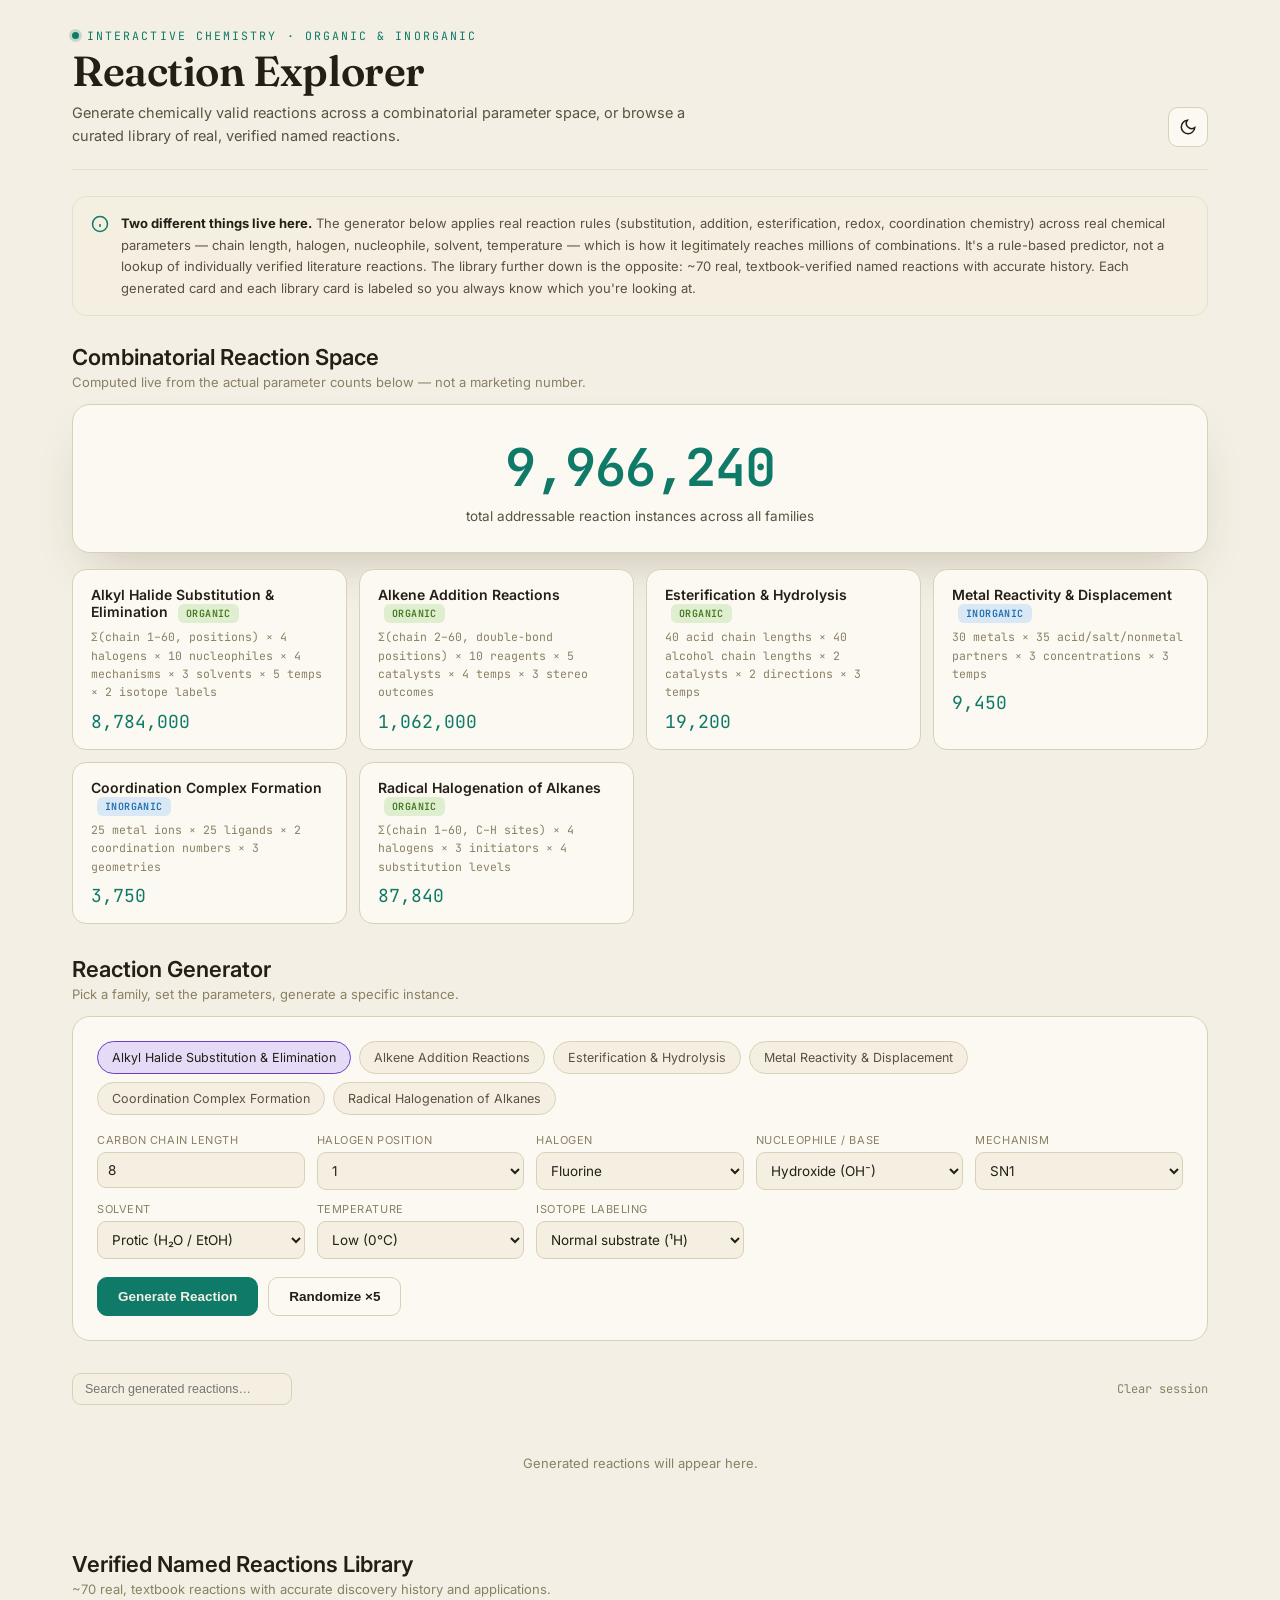
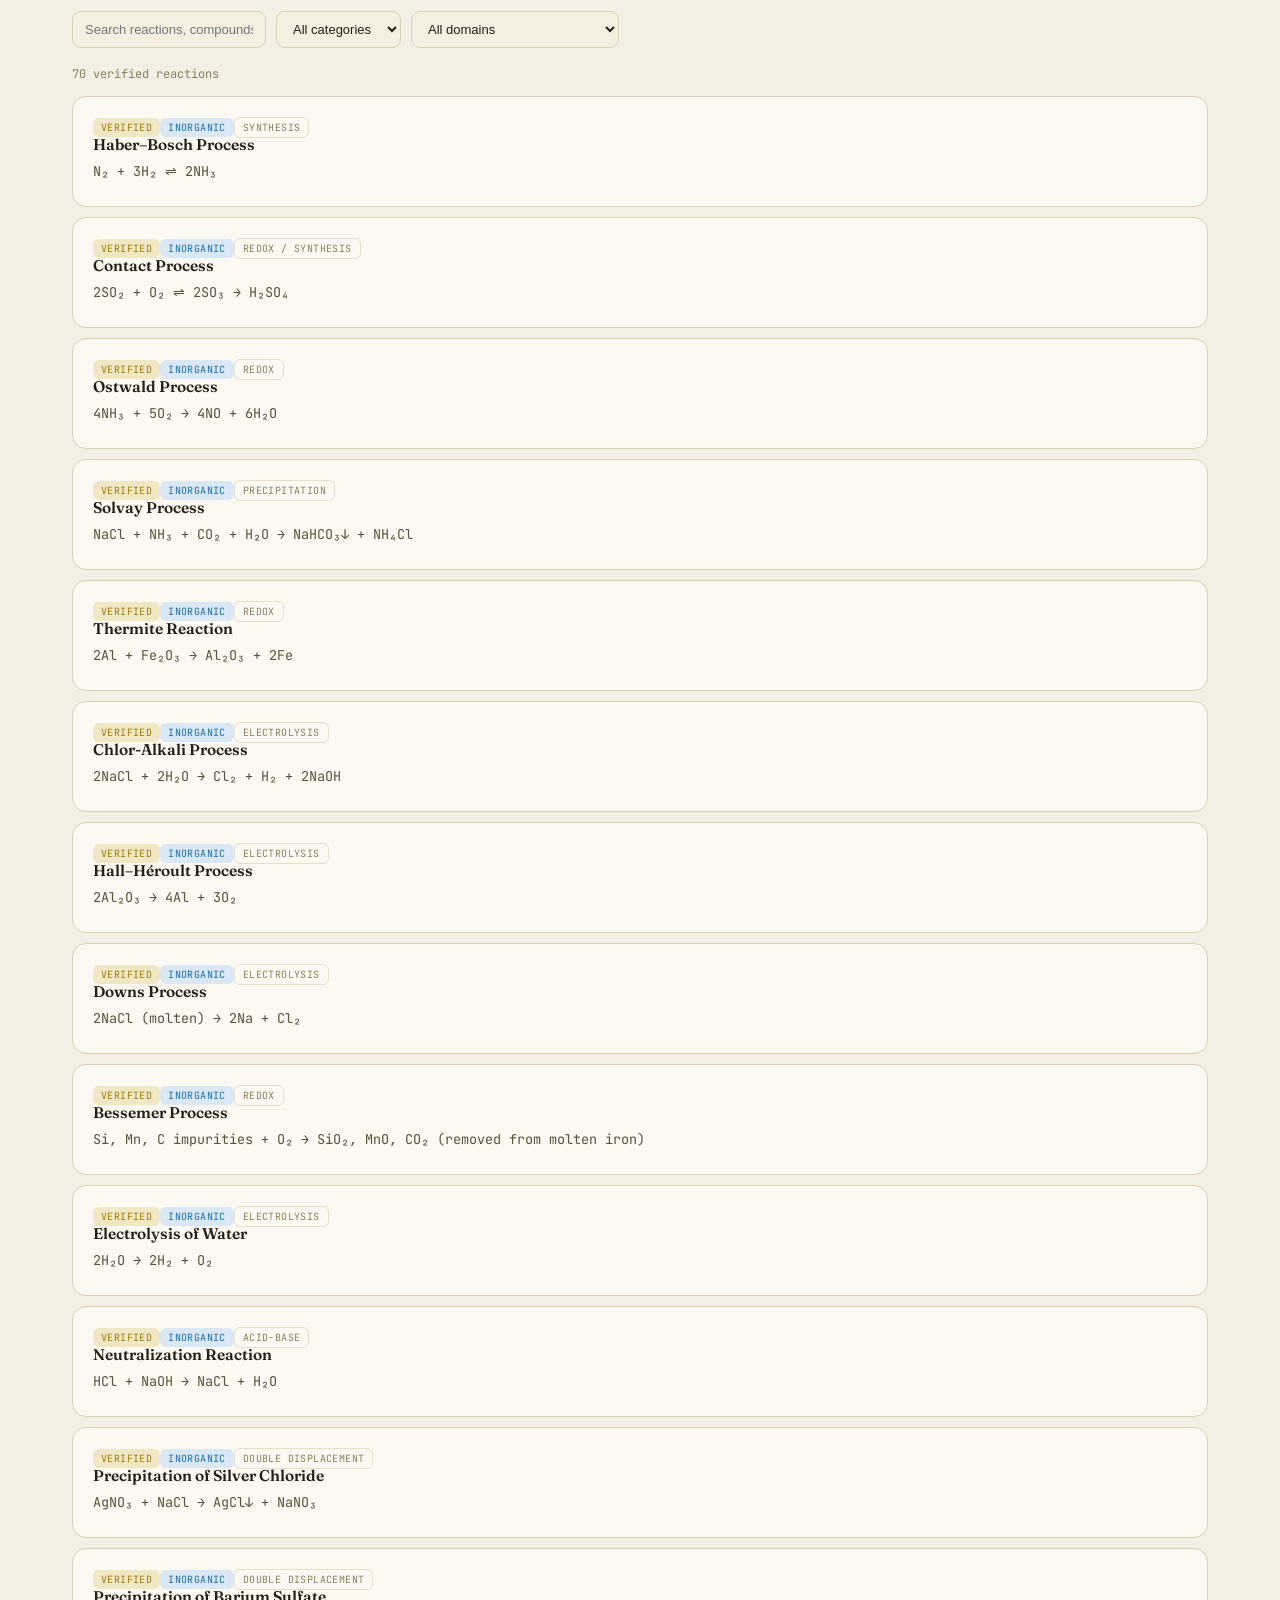
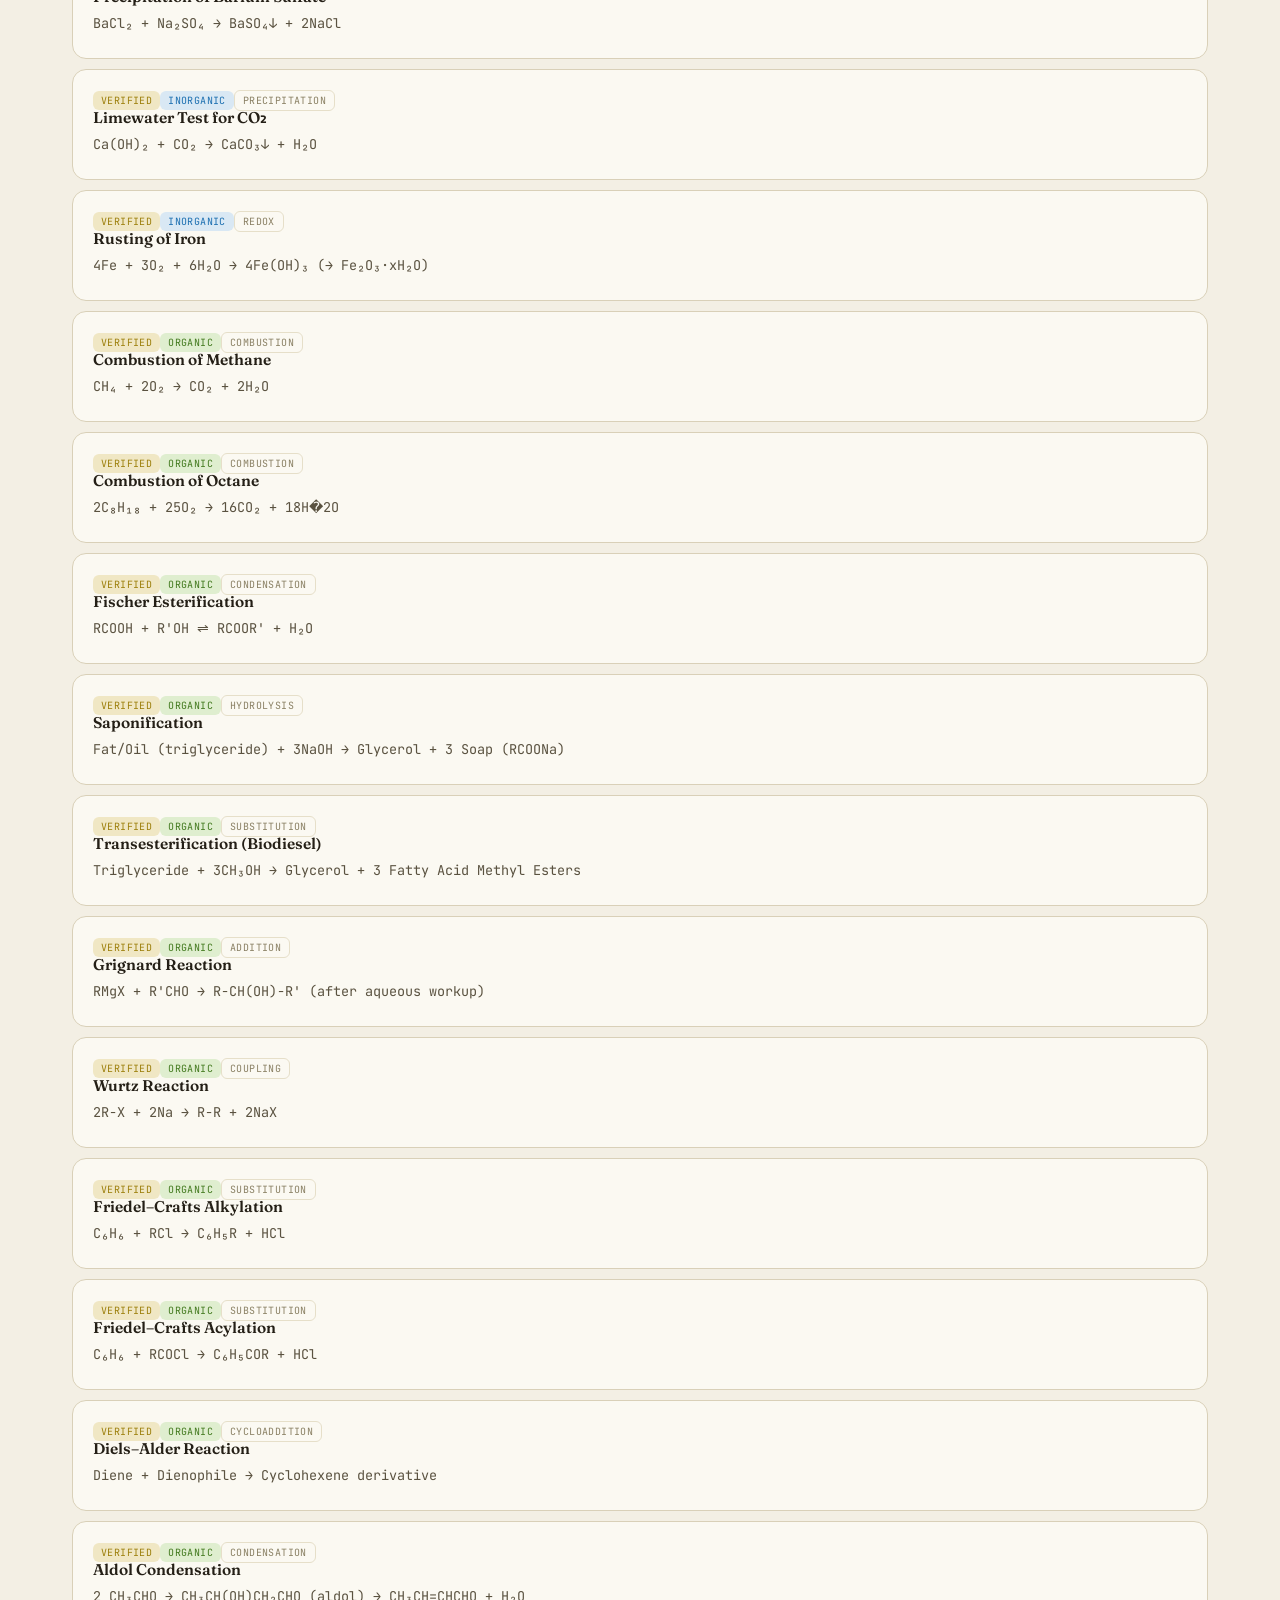
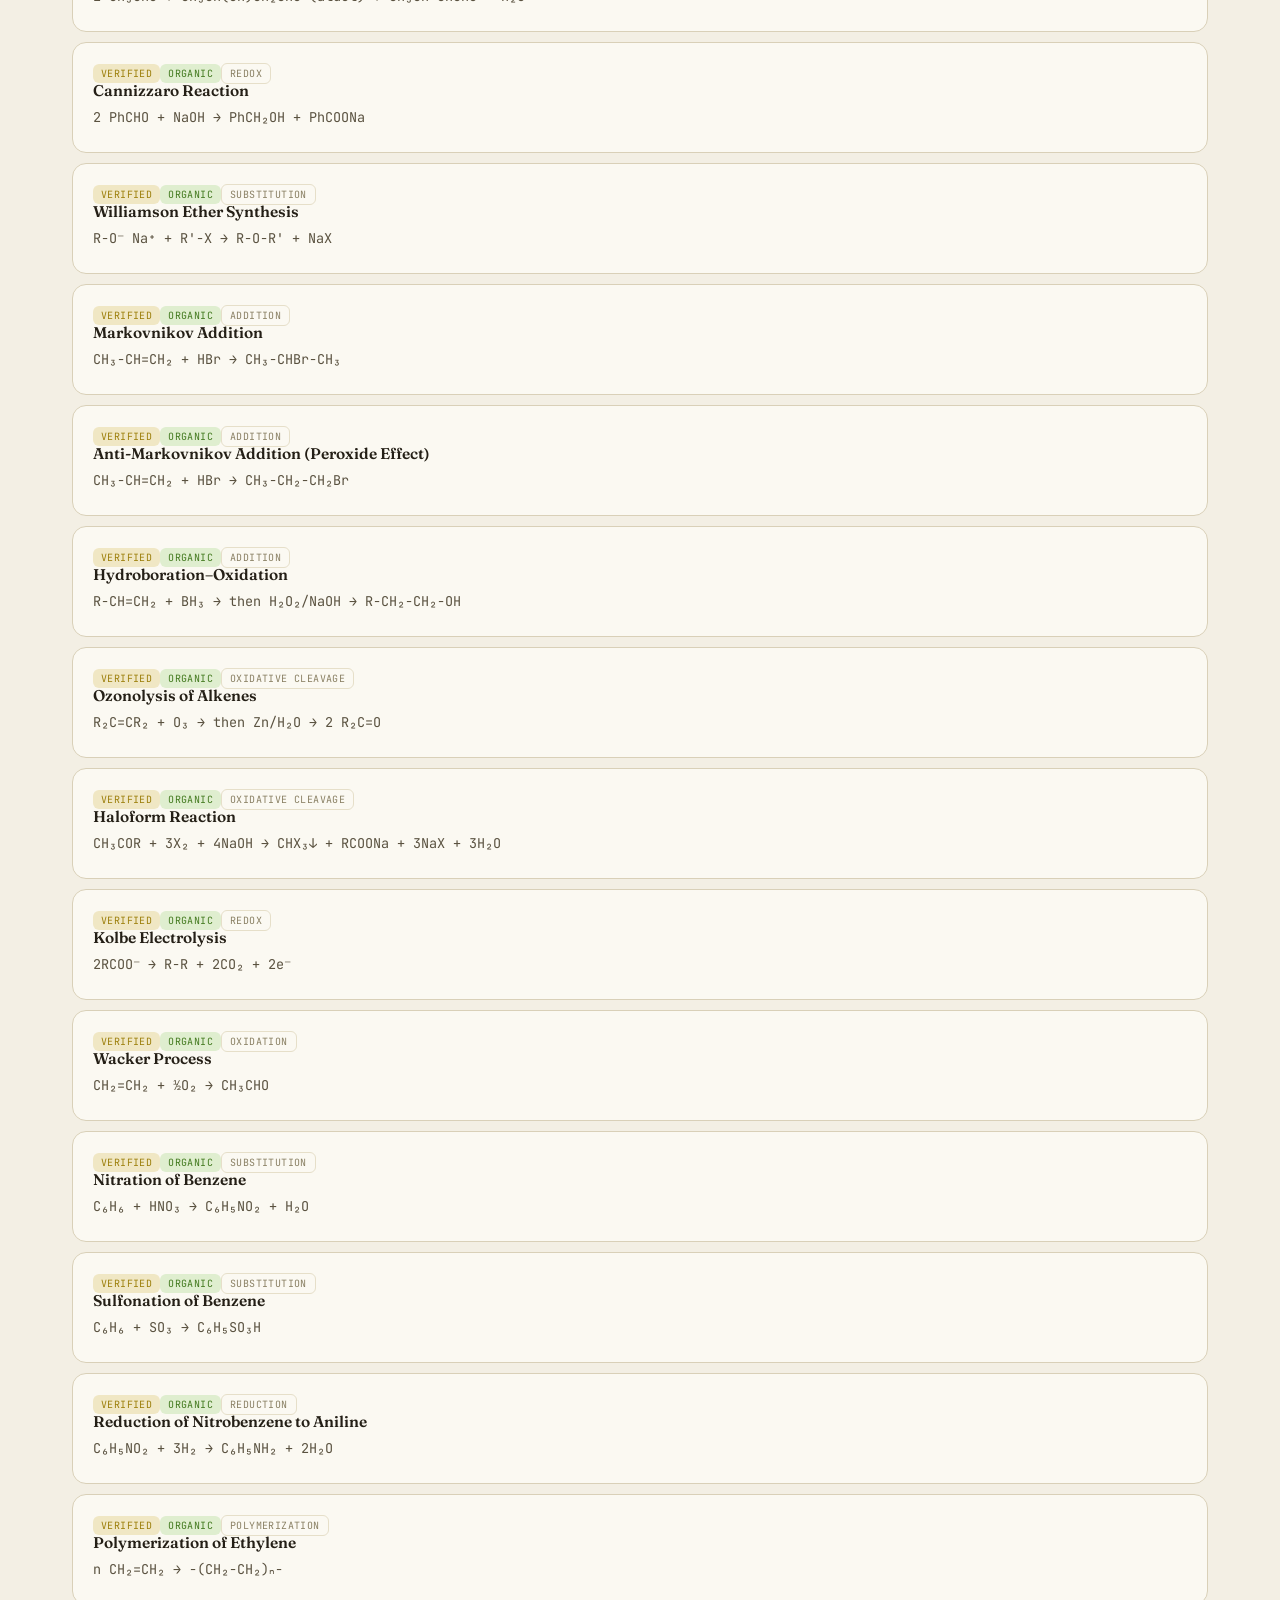
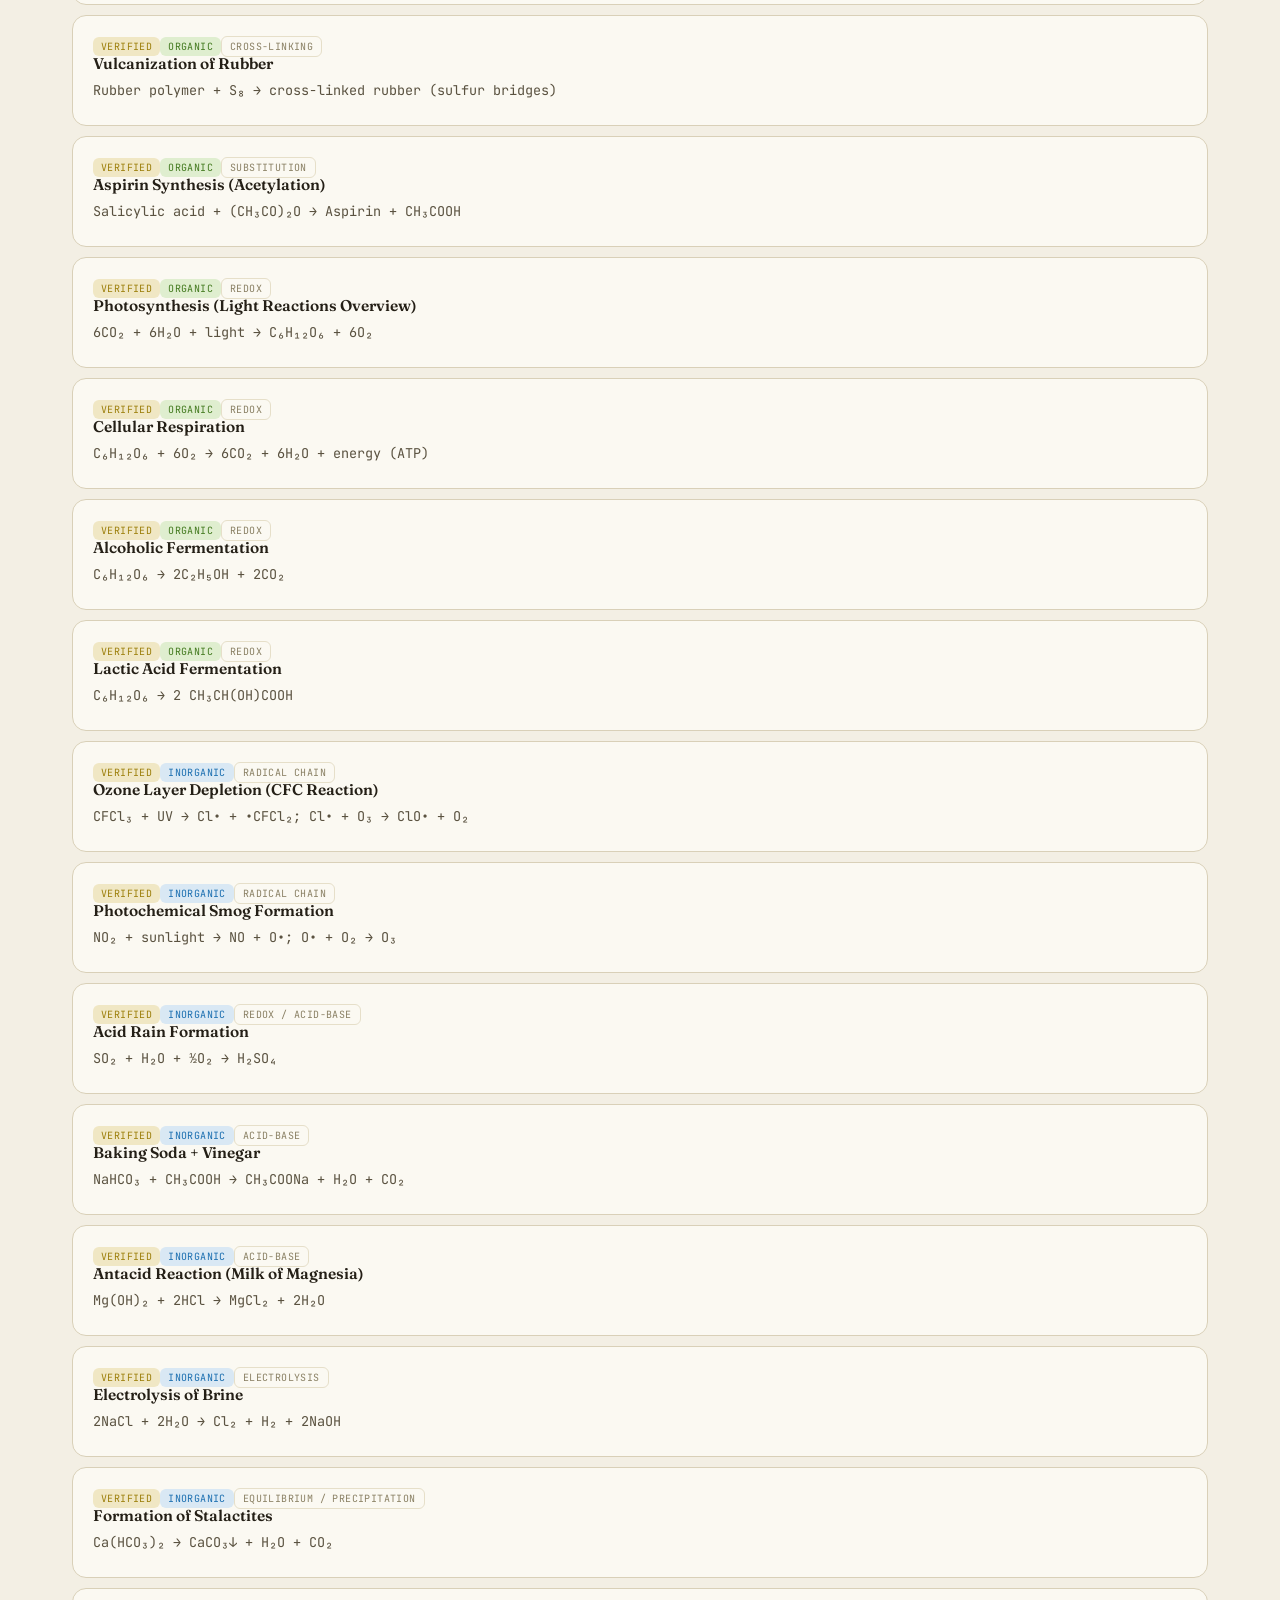
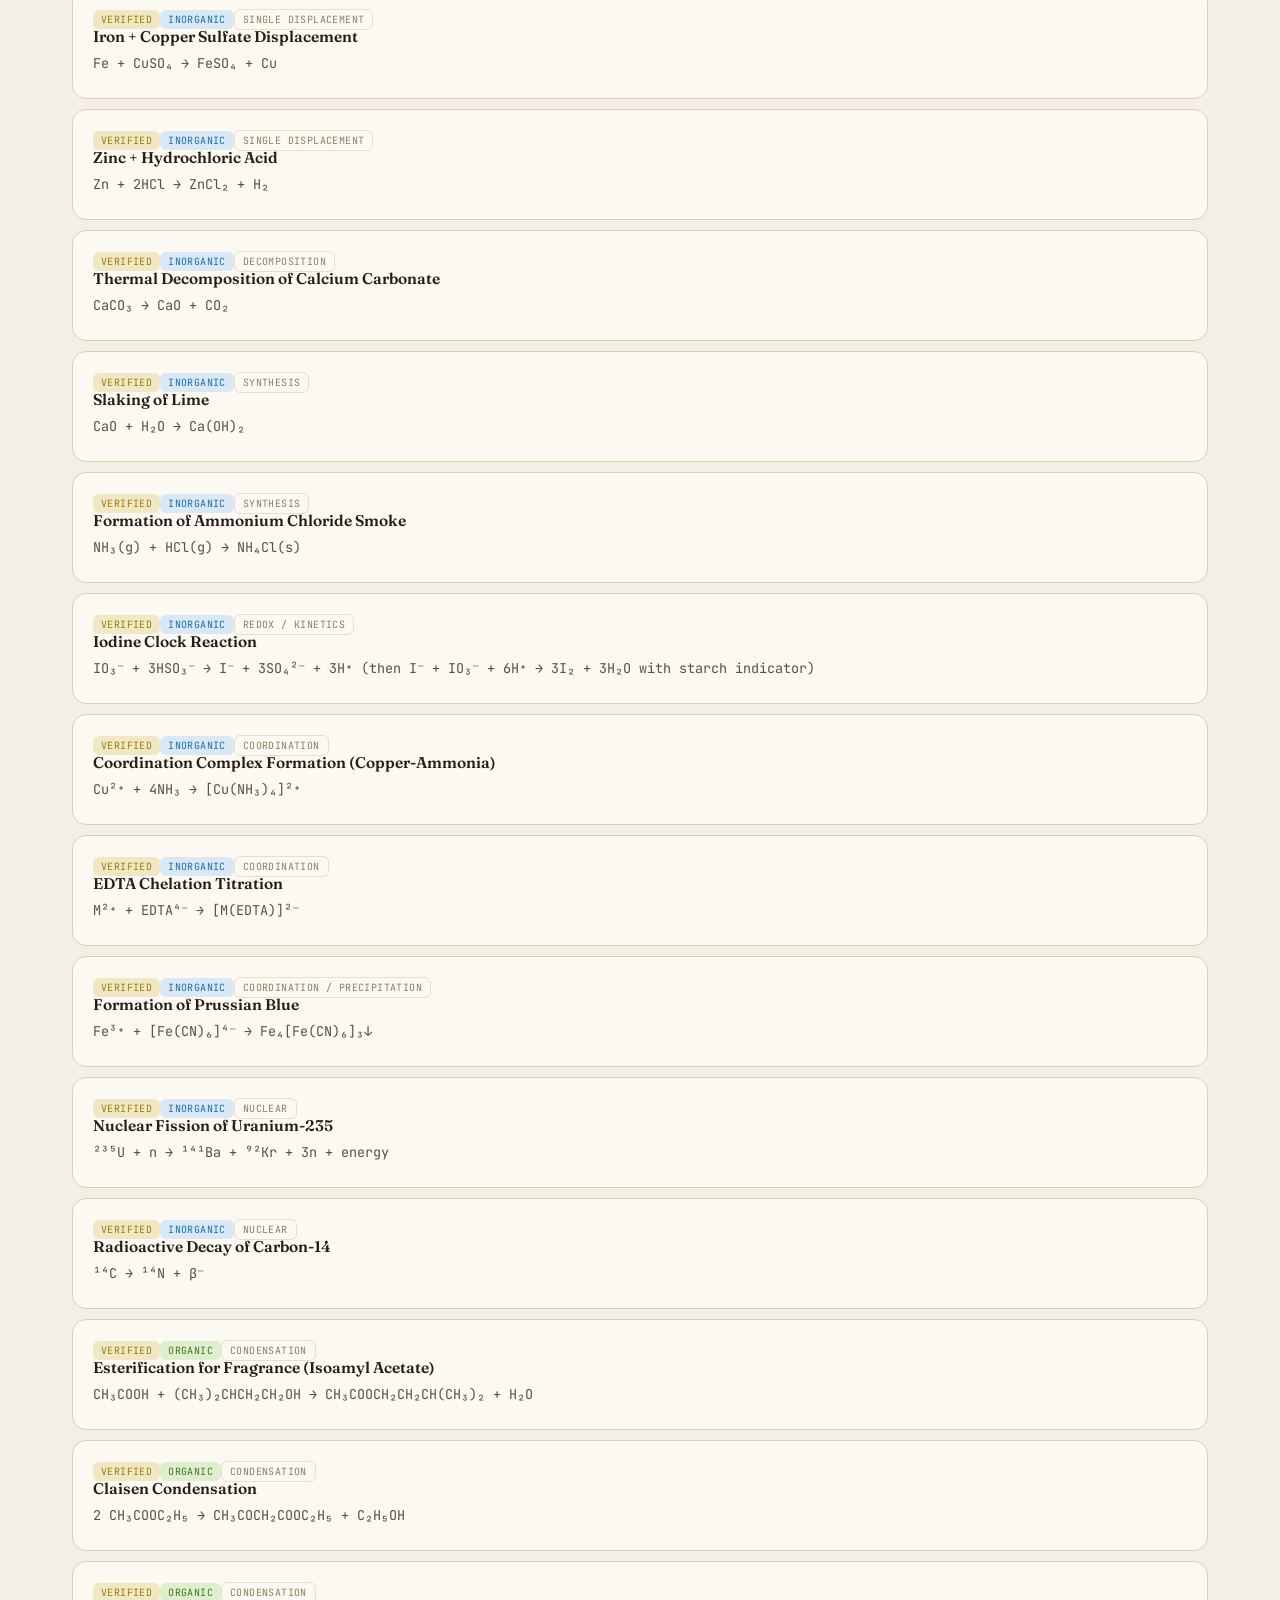
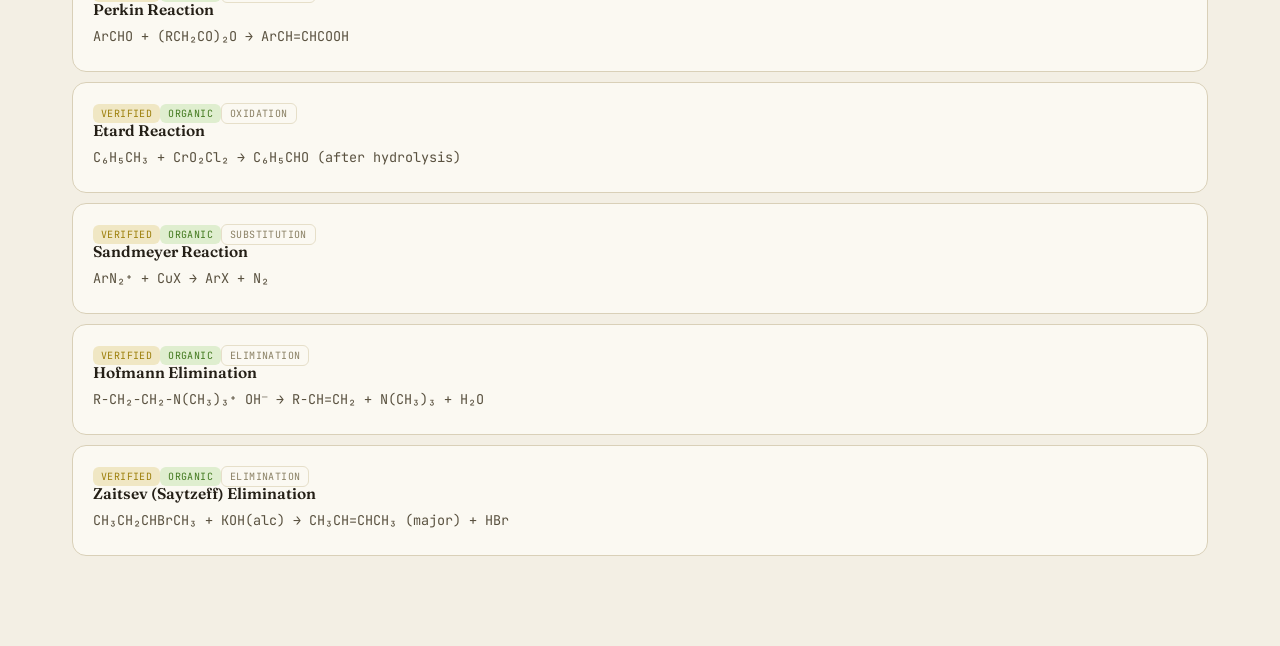
<file: reaction-explorer.html>
<!DOCTYPE html>
<html lang="en">
<head>
<meta charset="UTF-8">
<meta name="viewport" content="width=device-width, initial-scale=1.0">
<title>Reaction Explorer</title>
<link rel="preconnect" href="https://fonts.googleapis.com">
<link href="https://fonts.googleapis.com/css2?family=Fraunces:ital,opsz,wght@0,9..144,400;0,9..144,600;0,9..144,700;1,9..144,500&family=Inter:wght@400;500;600;700&family=JetBrains+Mono:wght@400;500;600&display=swap" rel="stylesheet">
<style>
:root{
  --bg:#0a0e14; --bg2:#0f1520; --panel:#121a26; --panel2:#161f2d;
  --line:#233043; --line-soft:#1a2534;
  --ink:#e8edf5; --ink-dim:#8fa1b8; --ink-faint:#5c6d84;
  --accent:#5eead4; --accent-ink:#04241d;
  --organic:#8ee06a; --organic-soft:#1e2f18;
  --inorganic:#5eb3ff; --inorganic-soft:#182a3a;
  --verified:#f5b942; --verified-soft:#332a13;
  --generated:#c39bff; --generated-soft:#271c3a;
  --shadow: 0 24px 60px -20px rgba(0,0,0,.6);
}
html.light{
  --bg:#f3efe4; --bg2:#ece5d3; --panel:#fbf9f2; --panel2:#f4efe1;
  --line:#d9d0b8; --line-soft:#e6dfc9;
  --ink:#241f16; --ink-dim:#5a5240; --ink-faint:#8a8064;
  --accent:#0f7a68; --accent-ink:#f3efe4;
  --organic:#437a1f; --organic-soft:#dfeecf;
  --inorganic:#1c6fb0; --inorganic-soft:#d9e8f4;
  --verified:#9c7f0c; --verified-soft:#f0e7c4;
  --generated:#6c3fc9; --generated-soft:#e5dbf7;
  --shadow: 0 24px 50px -20px rgba(60,50,20,.25);
}
*{box-sizing:border-box;}
html,body{margin:0;padding:0;}
body{
  background: radial-gradient(ellipse 1200px 600px at 15% -10%, var(--bg2), transparent), var(--bg);
  color:var(--ink); font-family:'Inter',system-ui,sans-serif; min-height:100vh;
}
.mono{font-family:'JetBrains Mono',monospace;}
.display{font-family:'Fraunces',serif;}
::selection{background:var(--accent);color:var(--accent-ink);}
::-webkit-scrollbar{width:10px;height:10px;}
::-webkit-scrollbar-track{background:transparent;}
::-webkit-scrollbar-thumb{background:var(--line);border-radius:8px;}

.app{max-width:1180px;margin:0 auto;padding:28px 22px 90px;}
.hero{display:flex; align-items:flex-end; justify-content:space-between; gap:24px; flex-wrap:wrap; margin-bottom:26px; padding-bottom:22px; border-bottom:1px solid var(--line-soft);}
.hero-title{display:flex; flex-direction:column; gap:6px; max-width:640px;}
.eyebrow{font-family:'JetBrains Mono',monospace; font-size:11.5px; letter-spacing:.18em; text-transform:uppercase; color:var(--accent); display:flex; align-items:center; gap:8px;}
.eyebrow::before{content:'';width:7px;height:7px;border-radius:50%;background:var(--accent);box-shadow:0 0 0 3px color-mix(in srgb, var(--accent) 20%, transparent);}
h1.display{font-size:42px; margin:0; font-weight:600; letter-spacing:-.01em; line-height:1.05;}
.hero-sub{color:var(--ink-dim); font-size:14.5px; line-height:1.6; margin-top:2px;}
.icon-btn{width:40px;height:40px;border-radius:10px;border:1px solid var(--line); background:var(--panel); color:var(--ink); display:flex; align-items:center; justify-content:center; cursor:pointer; transition:border-color .2s, transform .15s;}
.icon-btn:hover{border-color:var(--accent); transform:translateY(-1px);}

.honesty-banner{
  background:var(--panel2); border:1px solid var(--line-soft); border-radius:14px; padding:16px 18px;
  font-size:13px; line-height:1.65; color:var(--ink-dim); margin-bottom:28px; display:flex; gap:12px;
}
.honesty-banner svg{flex:none; margin-top:2px; color:var(--accent);}
.honesty-banner b{color:var(--ink);}

.section-head{display:flex; align-items:baseline; justify-content:space-between; gap:16px; margin-bottom:14px; flex-wrap:wrap;}
.section-head h2{font-size:22px; margin:0; font-weight:600;}
.section-head p{margin:4px 0 0; font-size:13px; color:var(--ink-faint);}

/* Combinatorial counter */
.counter-card{
  background:var(--panel); border:1px solid var(--line); border-radius:18px; padding:28px 26px; margin-bottom:16px;
  text-align:center; box-shadow:var(--shadow);
}
.counter-num{font-family:'JetBrains Mono',monospace; font-size:52px; font-weight:600; color:var(--accent); letter-spacing:-.02em;}
.counter-label{color:var(--ink-dim); font-size:13.5px; margin-top:6px;}
.family-grid{display:grid; grid-template-columns:repeat(auto-fit,minmax(260px,1fr)); gap:12px; margin-bottom:32px;}
.family-card{background:var(--panel); border:1px solid var(--line); border-radius:14px; padding:16px 18px;}
.family-card h4{margin:0 0 8px; font-size:14px; font-weight:600;}
.family-card .formula{font-family:'JetBrains Mono',monospace; font-size:11.5px; color:var(--ink-faint); line-height:1.6;}
.family-card .fam-total{font-family:'JetBrains Mono',monospace; font-size:18px; color:var(--accent); margin-top:8px;}

/* Generator */
.generator-card{background:var(--panel); border:1px solid var(--line); border-radius:18px; padding:24px; margin-bottom:32px;}
.fam-select-row{display:flex; gap:8px; flex-wrap:wrap; margin-bottom:18px;}
.fam-chip{padding:8px 14px; border-radius:999px; border:1px solid var(--line); background:var(--panel2); font-size:12.5px; cursor:pointer; color:var(--ink-dim); transition:all .15s;}
.fam-chip.active{background:var(--generated-soft); border-color:var(--generated); color:var(--ink);}
.param-grid{display:grid; grid-template-columns:repeat(auto-fit,minmax(180px,1fr)); gap:12px; margin-bottom:18px;}
.param-field label{display:block; font-size:11px; color:var(--ink-faint); text-transform:uppercase; letter-spacing:.05em; margin-bottom:5px;}
.param-field select, .param-field input[type=number]{
  width:100%; background:var(--panel2); border:1px solid var(--line); color:var(--ink); border-radius:9px; padding:9px 10px; font-size:13.5px; font-family:'Inter',sans-serif;
}
.gen-actions{display:flex; gap:10px; flex-wrap:wrap;}
.btn{padding:11px 20px; border-radius:10px; border:1px solid var(--accent); background:var(--accent); color:var(--accent-ink); font-weight:600; font-size:13.5px; cursor:pointer; transition:opacity .15s;}
.btn:hover{opacity:.88;}
.btn.secondary{background:transparent; color:var(--ink); border-color:var(--line);}
.btn.secondary:hover{border-color:var(--generated);}

.rxn-card{background:var(--panel2); border:1px solid var(--line-soft); border-radius:12px; padding:16px 18px; margin-bottom:10px; animation:slidein .3s ease;}
@keyframes slidein{from{opacity:0; transform:translateY(-6px);} to{opacity:1; transform:translateY(0);}}
.rxn-card .rxn-badges{display:flex; gap:6px; margin-bottom:8px; flex-wrap:wrap;}
.badge{font-size:10px; font-family:'JetBrains Mono',monospace; padding:3px 8px; border-radius:6px; text-transform:uppercase; letter-spacing:.04em;}
.badge.generated{background:var(--generated-soft); color:var(--generated);}
.badge.verified{background:var(--verified-soft); color:var(--verified);}
.badge.organic{background:var(--organic-soft); color:var(--organic);}
.badge.inorganic{background:var(--inorganic-soft); color:var(--inorganic);}
.rxn-card .eq{font-family:'JetBrains Mono',monospace; font-size:15px; margin-bottom:8px; color:var(--ink);}
.rxn-card .meta-row{font-size:12.5px; color:var(--ink-dim); line-height:1.7;}
.rxn-card .meta-row b{color:var(--ink-faint); font-weight:600;}
.session-empty{text-align:center; padding:40px 20px; color:var(--ink-faint); font-size:13px;}
.session-toolbar{display:flex; justify-content:space-between; align-items:center; margin:18px 0 10px; flex-wrap:wrap; gap:8px;}
.session-toolbar input{background:var(--panel2); border:1px solid var(--line); color:var(--ink); border-radius:9px; padding:8px 12px; font-size:12.5px; width:220px;}
.clear-link{font-size:12px; color:var(--ink-faint); cursor:pointer; font-family:'JetBrains Mono',monospace;}
.clear-link:hover{color:var(--ink);}

/* Verified library */
.lib-controls{display:flex; gap:10px; flex-wrap:wrap; margin-bottom:18px;}
.lib-controls input, .lib-controls select{background:var(--panel2); border:1px solid var(--line); color:var(--ink); border-radius:9px; padding:9px 12px; font-size:13px;}
.lib-count{font-size:12px; color:var(--ink-faint); margin-bottom:14px; font-family:'JetBrains Mono',monospace;}
.lib-grid{display:grid; grid-template-columns:1fr; gap:10px;}
.lib-item{background:var(--panel); border:1px solid var(--line); border-radius:14px; padding:18px 20px; cursor:pointer; transition:border-color .15s;}
.lib-item:hover{border-color:var(--verified);}
.lib-item h4{margin:0 0 8px; font-size:15.5px; font-family:'Fraunces',serif; font-weight:600;}
.lib-item .eq{font-family:'JetBrains Mono',monospace; font-size:13.5px; color:var(--ink-dim); margin-bottom:8px;}
.lib-detail{display:none; margin-top:12px; padding-top:12px; border-top:1px solid var(--line-soft); font-size:13px; color:var(--ink-dim); line-height:1.7;}
.lib-detail.show{display:block;}
.lib-detail div{margin-bottom:8px;}
.lib-detail b{color:var(--ink-faint); font-weight:600; text-transform:uppercase; font-size:10.5px; letter-spacing:.05em; display:block; margin-bottom:3px;}

@media(max-width:640px){
  h1.display{font-size:30px;}
  .counter-num{font-size:36px;}
}
</style>
</head>
<body>
<div class="app">
  <div class="hero">
    <div class="hero-title">
      <div class="eyebrow">Interactive Chemistry · Organic &amp; Inorganic</div>
      <h1 class="display">Reaction Explorer</h1>
      <div class="hero-sub">Generate chemically valid reactions across a combinatorial parameter space, or browse a curated library of real, verified named reactions.</div>
    </div>
    <button class="icon-btn" id="themeToggle" title="Toggle dark / light mode"></button>
  </div>

  <div class="honesty-banner">
    <svg width="18" height="18" viewBox="0 0 24 24" fill="none" stroke="currentColor" stroke-width="2"><circle cx="12" cy="12" r="10"/><line x1="12" y1="16" x2="12" y2="12"/><line x1="12" y1="8" x2="12.01" y2="8"/></svg>
    <div><b>Two different things live here.</b> The generator below applies real reaction rules (substitution, addition, esterification, redox, coordination chemistry) across real chemical parameters — chain length, halogen, nucleophile, solvent, temperature — which is how it legitimately reaches millions of combinations. It's a rule-based predictor, not a lookup of individually verified literature reactions. The library further down is the opposite: ~70 real, textbook-verified named reactions with accurate history. Each generated card and each library card is labeled so you always know which you're looking at.</div>
  </div>

  <div class="section-head">
    <div>
      <h2>Combinatorial Reaction Space</h2>
      <p>Computed live from the actual parameter counts below — not a marketing number.</p>
    </div>
  </div>
  <div class="counter-card">
    <div class="counter-num mono" id="grandTotal">–</div>
    <div class="counter-label">total addressable reaction instances across all families</div>
  </div>
  <div class="family-grid" id="familyGrid"></div>

  <div class="section-head">
    <div>
      <h2>Reaction Generator</h2>
      <p>Pick a family, set the parameters, generate a specific instance.</p>
    </div>
  </div>
  <div class="generator-card">
    <div class="fam-select-row" id="famSelectRow"></div>
    <div class="param-grid" id="paramGrid"></div>
    <div class="gen-actions">
      <button class="btn" id="genBtn">Generate Reaction</button>
      <button class="btn secondary" id="randBtn">Randomize ×5</button>
    </div>
  </div>

  <div class="session-toolbar">
    <input type="text" id="sessionSearch" placeholder="Search generated reactions…">
    <span class="clear-link" id="clearSession">Clear session</span>
  </div>
  <div id="sessionList"><div class="session-empty">Generated reactions will appear here.</div></div>

  <div class="section-head" style="margin-top:40px;">
    <div>
      <h2>Verified Named Reactions Library</h2>
      <p>~70 real, textbook reactions with accurate discovery history and applications.</p>
    </div>
  </div>
  <div class="lib-controls">
    <input type="text" id="libSearch" placeholder="Search reactions, compounds, applications…">
    <select id="libCatFilter"><option value="">All categories</option><option value="organic">Organic</option><option value="inorganic">Inorganic</option></select>
    <select id="libDomainFilter"><option value="">All domains</option></select>
  </div>
  <div class="lib-count" id="libCount"></div>
  <div class="lib-grid" id="libGrid"></div>
</div>

<script id="curated-data" type="application/json">[{"name":"Haber–Bosch Process","cat":"inorganic","type":"Synthesis","domain":"Industrial / Agriculture","eq":"N₂ + 3H₂ ⇌ 2NH₃","cond":"Fe catalyst, 400–450°C, 150–300 atm","app":"Produces ammonia for nitrogen fertilizers, feeding roughly half the world's population.","notes":"One of the most consequential industrial reactions in history; Haber and Bosch won Nobel Prizes for it.","discoverer":"Developed by Fritz Haber, who in 1909 first fixed nitrogen at high pressure using an osmium catalyst at Karlsruhe; engineer Carl Bosch then scaled it into an industrial process at BASF by 1913, replacing iron for osmium."},{"name":"Contact Process","cat":"inorganic","type":"Redox / Synthesis","domain":"Industrial","eq":"2SO₂ + O₂ ⇌ 2SO₃ → H₂SO₄","cond":"V₂O₅ catalyst, ~450°C","app":"Main industrial route to sulfuric acid, the most-produced industrial chemical worldwide.","notes":"Used in fertilizers, batteries, and chemical synthesis.","discoverer":"Developed industrially in Britain in the 1870s (patented by Peregrine Phillips in 1831 using a platinum catalyst); the vanadium-oxide catalyst version used today became standard in the early 20th century for its lower cost and resistance to poisoning."},{"name":"Ostwald Process","cat":"inorganic","type":"Redox","domain":"Industrial","eq":"4NH₃ + 5O₂ → 4NO + 6H₂O","cond":"Pt/Rh catalyst, ~900°C","app":"Converts ammonia to nitric acid, used in fertilizers and explosives manufacturing.","notes":"Second step oxidizes NO to NO₂, which is absorbed in water to form HNO₃.","discoverer":"Developed by Wilhelm Ostwald, who patented the catalytic oxidation of ammonia to nitric acid in 1902, building on earlier observations that platinum could catalyze ammonia oxidation."},{"name":"Solvay Process","cat":"inorganic","type":"Precipitation","domain":"Industrial","eq":"NaCl + NH₃ + CO₂ + H₂O → NaHCO₃↓ + NH₄Cl","cond":"Room temperature, brine + ammonia + CO₂","app":"Industrial production of sodium carbonate (soda ash) for glass and detergent manufacturing.","notes":"Largely superseded natural soda ash mining in the 20th century.","discoverer":"Developed by Belgian industrial chemist Ernest Solvay, who patented his ammonia-soda process in 1861 and built the first successful commercial plant by 1863 after years of engineering refinement."},{"name":"Thermite Reaction","cat":"inorganic","type":"Redox","domain":"Industrial / Materials","eq":"2Al + Fe₂O₃ → Al₂O₃ + 2Fe","cond":"Ignition source (magnesium ribbon)","app":"Used for welding railway tracks and in incendiary devices.","notes":"Extremely exothermic; produces molten iron in seconds.","discoverer":"Discovered in 1893 and patented in 1895 by German chemist Hans Goldschmidt, who was searching for a way to produce pure metals without carbon contamination and found that aluminium could violently reduce metal oxides."},{"name":"Chlor-Alkali Process","cat":"inorganic","type":"Electrolysis","domain":"Industrial","eq":"2NaCl + 2H₂O → Cl₂ + H₂ + 2NaOH","cond":"Electrolysis, membrane cell","app":"Produces chlorine and sodium hydroxide for PVC, bleach, and water treatment.","notes":"One of the largest electrochemical processes in the chemical industry.","discoverer":"Industrial electrolytic production of chlorine and caustic soda emerged in the 1890s, enabled by advances in electrical generation; the mercury-cell method was pioneered by Hamilton Castner and Karl Kellner independently around 1892."},{"name":"Hall–Héroult Process","cat":"inorganic","type":"Electrolysis","domain":"Industrial / Materials","eq":"2Al₂O₃ → 4Al + 3O₂","cond":"Molten cryolite, electrolysis, ~950°C","app":"The primary industrial method for producing aluminium metal from alumina.","notes":"Highly energy-intensive; aluminium is sometimes called 'solid electricity'.","discoverer":"Discovered independently and almost simultaneously in 1886 by American Charles Martin Hall and Frenchman Paul Héroult, both 22-year-old chemists working separately, who found that alumina dissolves in molten cryolite to allow low-temperature electrolytic extraction of aluminium."},{"name":"Downs Process","cat":"inorganic","type":"Electrolysis","domain":"Industrial","eq":"2NaCl (molten) → 2Na + Cl₂","cond":"Electrolysis of molten NaCl, ~800°C","app":"Industrial production of metallic sodium and chlorine gas.","notes":"Requires molten salt since aqueous electrolysis would just produce NaOH.","discoverer":"Developed by American chemist Joseph Taylor Downs, who patented the molten-salt electrolysis cell for sodium production in 1924, improving on Humphry Davy's original 1807 electrolytic method."},{"name":"Bessemer Process","cat":"inorganic","type":"Redox","domain":"Industrial / Materials","eq":"Si, Mn, C impurities + O₂ → SiO₂, MnO, CO₂ (removed from molten iron)","cond":"Blown air through molten pig iron","app":"Historic method for mass-producing steel from pig iron.","notes":"Largely replaced by basic oxygen steelmaking today.","discoverer":"Patented in 1856 by English inventor Henry Bessemer, who discovered that blowing air through molten pig iron burns out carbon and other impurities rapidly, enabling mass steel production for the first time."},{"name":"Electrolysis of Water","cat":"inorganic","type":"Electrolysis","domain":"Energy","eq":"2H₂O → 2H₂ + O₂","cond":"Direct current, electrolyte (e.g. dilute H₂SO₄)","app":"Hydrogen fuel production for clean-energy and fuel-cell applications.","notes":"Efficiency and renewable-electricity source determine its 'green hydrogen' credentials.","discoverer":"First demonstrated in 1800 by William Nicholson and Anthony Carlisle, just weeks after Alessandro Volta invented the electric battery, when they used Volta's new device to decompose water into hydrogen and oxygen gas."},{"name":"Neutralization Reaction","cat":"inorganic","type":"Acid-Base","domain":"Everyday / Pharma","eq":"HCl + NaOH → NaCl + H₂O","cond":"Aqueous, room temperature","app":"Basis of antacid tablets (e.g. Mg(OH)₂ + stomach acid) and pH-balancing in industry.","notes":"Exothermic; the archetypal acid-base reaction taught in introductory chemistry.","discoverer":"The general principle of acids and bases neutralizing each other was recognized qualitatively for centuries; it was placed on a modern theoretical footing by Svante Arrhenius's 1884 ionic theory of acids and bases."},{"name":"Precipitation of Silver Chloride","cat":"inorganic","type":"Double Displacement","domain":"Analytical Chemistry","eq":"AgNO₃ + NaCl → AgCl↓ + NaNO₃","cond":"Aqueous, room temperature","app":"Classic qualitative test for chloride ions; basis of photographic film chemistry.","notes":"AgCl is a white precipitate that darkens under light exposure.","discoverer":"The insolubility of silver chloride has been known since early modern chemistry; it became central to quantitative analysis after Karl Friedrich Mohr and others formalized gravimetric silver-chloride methods in the 19th century."},{"name":"Precipitation of Barium Sulfate","cat":"inorganic","type":"Double Displacement","domain":"Medical / Analytical","eq":"BaCl₂ + Na₂SO₄ → BaSO₄↓ + 2NaCl","cond":"Aqueous, room temperature","app":"BaSO₄ is used as a radiopaque contrast agent for gastrointestinal X-ray imaging.","notes":"Extremely insoluble, making ingestion of the barium ion safe despite its toxicity in soluble forms.","discoverer":"Barium sulfate's extreme insolubility was established by 19th-century analytical chemists; its use as a medical contrast agent began in the early 20th century after German radiologists recognized its safety as an insoluble barium source."},{"name":"Limewater Test for CO₂","cat":"inorganic","type":"Precipitation","domain":"Educational / Environmental","eq":"Ca(OH)₂ + CO₂ → CaCO₃↓ + H₂O","cond":"Aqueous, room temperature","app":"Standard test for carbon dioxide gas; underlies stalactite/stalagmite formation in caves.","notes":"Excess CO₂ redissolves the precipitate as soluble Ca(HCO₃)₂.","discoverer":"Formalized from Joseph Black's 1750s studies of 'fixed air' (carbon dioxide) and its reaction with limewater, foundational experiments in the discovery of gases as distinct chemical substances."},{"name":"Rusting of Iron","cat":"inorganic","type":"Redox","domain":"Everyday / Materials","eq":"4Fe + 3O₂ + 6H₂O → 4Fe(OH)₃ (→ Fe₂O₃·xH₂O)","cond":"Ambient moisture and oxygen","app":"Governs corrosion engineering, protective coatings, and infrastructure maintenance costs.","notes":"Costs the global economy hundreds of billions of dollars annually in corrosion damage.","discoverer":"Systematically studied since the 18th century; Antoine Lavoisier's late-1700s combustion experiments first clarified that rusting is a reaction with oxygen rather than the loss of a mythical substance called phlogiston."},{"name":"Combustion of Methane","cat":"organic","type":"Combustion","domain":"Energy","eq":"CH₄ + 2O₂ → CO₂ + 2H₂O","cond":"Ignition, excess oxygen","app":"Primary reaction in natural gas heating and power generation.","notes":"Complete combustion is far cleaner than incomplete combustion, which produces toxic CO.","discoverer":"Combustion chemistry was placed on a modern footing by Antoine Lavoisier's oxygen-based experiments in the 1770s–80s, which overturned the earlier phlogiston theory of burning."},{"name":"Combustion of Octane","cat":"organic","type":"Combustion","domain":"Energy","eq":"2C₈H₁₈ + 25O₂ → 16CO₂ + 18H�2O","cond":"Spark ignition, gasoline engine","app":"Powers internal combustion engines in most gasoline vehicles.","notes":"Incomplete combustion in engines contributes to smog-forming pollutants.","discoverer":"Understood through the same Lavoisier-era oxygen theory of combustion, later refined for hydrocarbon fuels as the petroleum and automotive industries developed in the late 19th and early 20th centuries."},{"name":"Fischer Esterification","cat":"organic","type":"Condensation","domain":"Industrial / Food","eq":"RCOOH + R'OH ⇌ RCOOR' + H₂O","cond":"Acid catalyst (H₂SO₄), heat","app":"Synthesizes esters used as flavorings, fragrances, and solvents.","notes":"An equilibrium reaction; excess alcohol or water removal drives yield.","discoverer":"Developed by German chemist Emil Fischer together with Arthur Speier in 1895, who found that mixing a carboxylic acid and alcohol with a strong acid catalyst gives a convenient, general route to esters."},{"name":"Saponification","cat":"organic","type":"Hydrolysis","domain":"Everyday / Industrial","eq":"Fat/Oil (triglyceride) + 3NaOH → Glycerol + 3 Soap (RCOONa)","cond":"Aqueous NaOH, heat","app":"The basis of traditional soap-making from fats and lye.","notes":"Base-catalyzed and irreversible, unlike acid-catalyzed esterification.","discoverer":"Soap-making by treating fats with alkali dates back millennia (recorded by the Babylonians); the chemistry was formalized by Michel-Eugène Chevreul in the early 1800s, who characterized fatty acids and glycerol as the products of fat hydrolysis."},{"name":"Transesterification (Biodiesel)","cat":"organic","type":"Substitution","domain":"Energy / Environmental","eq":"Triglyceride + 3CH₃OH → Glycerol + 3 Fatty Acid Methyl Esters","cond":"Base catalyst (NaOH/KOH), mild heat","app":"Industrial production of biodiesel from vegetable oils and waste cooking oil.","notes":"A key renewable-fuel reaction studied in green chemistry.","discoverer":"The base-catalyzed transesterification of vegetable oils was first reported in the 1850s, but its modern use as a biodiesel production method was developed and popularized starting in the 1980s amid growing interest in renewable fuels."},{"name":"Grignard Reaction","cat":"organic","type":"Addition","domain":"Pharmaceutical / Research","eq":"RMgX + R'CHO → R-CH(OH)-R' (after aqueous workup)","cond":"Anhydrous ether solvent, inert atmosphere","app":"Forms carbon–carbon bonds in the synthesis of complex alcohols for drug and fine-chemical synthesis.","notes":"Grignard reagents are extremely water- and air-sensitive.","discoverer":"Discovered in 1900 by French chemist Victor Grignard, who found that magnesium metal reacts with alkyl halides in dry ether to form highly reactive organomagnesium reagents; he won the 1912 Nobel Prize for the work."},{"name":"Wurtz Reaction","cat":"organic","type":"Coupling","domain":"Research","eq":"2R-X + 2Na → R-R + 2NaX","cond":"Dry ether, sodium metal","app":"Classic method for forming symmetric alkanes by coupling two alkyl halides.","notes":"Limited to symmetric products and primary halides in practice.","discoverer":"Discovered in 1855 by French chemist Charles Adolphe Wurtz, who found that treating alkyl halides with sodium metal couples them into larger symmetric alkanes."},{"name":"Friedel–Crafts Alkylation","cat":"organic","type":"Substitution","domain":"Industrial / Materials","eq":"C₆H₆ + RCl → C₆H₅R + HCl","cond":"AlCl₃ catalyst (Lewis acid)","app":"Introduces alkyl groups onto aromatic rings for detergent and polymer intermediates.","notes":"Prone to over-alkylation and carbocation rearrangement side reactions.","discoverer":"Discovered in 1877 by French chemist Charles Friedel and American chemist James Mason Crafts, working together in Paris, who found that aluminium chloride catalyzes the attachment of alkyl groups to aromatic rings."},{"name":"Friedel–Crafts Acylation","cat":"organic","type":"Substitution","domain":"Pharmaceutical / Industrial","eq":"C₆H₆ + RCOCl → C₆H₅COR + HCl","cond":"AlCl₃ catalyst (Lewis acid)","app":"Key step in synthesizing aromatic ketones for fragrances and pharmaceuticals.","notes":"Avoids the rearrangement issues seen in Friedel-Crafts alkylation.","discoverer":"Discovered in the same 1877 collaboration between Charles Friedel and James Mason Crafts, who found their aluminium-chloride catalyst also promotes attachment of acyl groups to benzene rings."},{"name":"Diels–Alder Reaction","cat":"organic","type":"Cycloaddition","domain":"Pharmaceutical / Research","eq":"Diene + Dienophile → Cyclohexene derivative","cond":"Heat or Lewis acid catalyst, often solvent-free","app":"Widely used to build six-membered rings in natural product and drug synthesis.","notes":"A [4+2] cycloaddition; won Diels and Alder the 1950 Nobel Prize.","discoverer":"Discovered in 1928 by German chemists Otto Diels and his student Kurt Alder, who found that dienes and alkenes could combine directly into six-membered rings; the pair won the 1950 Nobel Prize in Chemistry for the discovery."},{"name":"Aldol Condensation","cat":"organic","type":"Condensation","domain":"Pharmaceutical / Industrial","eq":"2 CH₃CHO → CH₃CH(OH)CH₂CHO (aldol) → CH₃CH=CHCHO + H₂O","cond":"Dilute base or acid catalyst","app":"Forms carbon-carbon bonds to build larger molecules in fragrance and pharmaceutical synthesis.","notes":"Named for the aldehyde + alcohol functional groups in the initial product.","discoverer":"Independently discovered in 1872 by Charles-Adolphe Wurtz and Alexander Borodin (also a noted composer), both observing that aldehydes could self-condense under basic or acidic conditions."},{"name":"Cannizzaro Reaction","cat":"organic","type":"Redox","domain":"Industrial","eq":"2 PhCHO + NaOH → PhCH₂OH + PhCOONa","cond":"Concentrated base, no alpha-hydrogens on aldehyde","app":"Disproportionation reaction used industrially for aldehydes lacking alpha hydrogens.","notes":"One molecule is oxidized while another is simultaneously reduced.","discoverer":"Discovered in 1853 by Italian chemist Stanislao Cannizzaro, who found that benzaldehyde treated with concentrated base disproportionates into benzyl alcohol and benzoic acid rather than undergoing a normal aldol reaction."},{"name":"Williamson Ether Synthesis","cat":"organic","type":"Substitution","domain":"Pharmaceutical / Research","eq":"R-O⁻ Na⁺ + R'-X → R-O-R' + NaX","cond":"Alkoxide base, SN2 conditions","app":"The standard method for synthesizing unsymmetrical ethers.","notes":"Works best with primary alkyl halides to avoid competing elimination.","discoverer":"Discovered in 1850 by British chemist Alexander Williamson, who reacted sodium alkoxides with alkyl halides to deliberately synthesize ethers, providing key evidence for the modern structural theory of organic molecules."},{"name":"Markovnikov Addition","cat":"organic","type":"Addition","domain":"Industrial","eq":"CH₃-CH=CH₂ + HBr → CH₃-CHBr-CH₃","cond":"Room temperature, polar conditions","app":"Predicts regiochemistry in industrial hydrohalogenation of alkenes.","notes":"Halogen adds to the more substituted carbon via the more stable carbocation.","discoverer":"Formulated in 1869 by Russian chemist Vladimir Markovnikov, who observed a consistent regiochemical pattern when hydrogen halides add across asymmetric alkenes and stated it as a general rule."},{"name":"Anti-Markovnikov Addition (Peroxide Effect)","cat":"organic","type":"Addition","domain":"Research","eq":"CH₃-CH=CH₂ + HBr → CH₃-CH₂-CH₂Br","cond":"Peroxide initiator, radical mechanism","app":"Used when the opposite regiochemistry to Markovnikov addition is synthetically required.","notes":"Proceeds via a radical chain mechanism rather than carbocation intermediate.","discoverer":"Discovered in 1933 by American chemists Morris Selig Kharasch and Frank Mayo, who found that trace peroxide contamination in old samples of allyl bromide was flipping the expected regiochemistry via a radical mechanism."},{"name":"Hydroboration–Oxidation","cat":"organic","type":"Addition","domain":"Pharmaceutical / Research","eq":"R-CH=CH₂ + BH₃ → then H₂O₂/NaOH → R-CH₂-CH₂-OH","cond":"THF solvent, then oxidative workup","app":"Delivers anti-Markovnikov alcohols important in fine chemical synthesis.","notes":"Proceeds with syn addition and no carbocation rearrangement.","discoverer":"Discovered in the late 1950s by American chemist Herbert C. Brown, who developed borane addition to alkenes as a mild, anti-Markovnikov route to alcohols; he shared the 1979 Nobel Prize in Chemistry for the work."},{"name":"Ozonolysis of Alkenes","cat":"organic","type":"Oxidative Cleavage","domain":"Research / Analytical","eq":"R₂C=CR₂ + O₃ → then Zn/H₂O → 2 R₂C=O","cond":"O₃ gas, then reductive workup","app":"Used to cleave double bonds for structural analysis and targeted synthesis of carbonyls.","notes":"An oxidative work-up instead gives carboxylic acids rather than aldehydes/ketones.","discoverer":"Developed through early 20th-century studies of ozone's reactivity with unsaturated compounds; Christian Friedrich Schönbein first characterized ozone's identity in 1839, and Harries systematized its cleavage of double bonds in the early 1900s."},{"name":"Haloform Reaction","cat":"organic","type":"Oxidative Cleavage","domain":"Analytical","eq":"CH₃COR + 3X₂ + 4NaOH → CHX₃↓ + RCOONa + 3NaX + 3H₂O","cond":"Halogen + base, methyl ketone substrate","app":"Classic qualitative test for methyl ketones (iodoform test).","notes":"Produces a characteristic yellow precipitate of iodoform (CHI₃).","discoverer":"Studied and formalized through 19th-century organic chemistry; the iodoform variant became a standard qualitative laboratory test for methyl ketones and secondary alcohols by the late 1800s."},{"name":"Kolbe Electrolysis","cat":"organic","type":"Redox","domain":"Industrial / Research","eq":"2RCOO⁻ → R-R + 2CO₂ + 2e⁻","cond":"Electrolysis of carboxylate salt solution","app":"Industrial route to long-chain alkanes for specialty chemical synthesis.","notes":"A radical decarboxylative coupling occurring at the anode.","discoverer":"Discovered in 1849 by German chemist Hermann Kolbe, who found that electrolyzing solutions of carboxylate salts produces hydrocarbons via a radical decarboxylation mechanism at the anode."},{"name":"Wacker Process","cat":"organic","type":"Oxidation","domain":"Industrial","eq":"CH₂=CH₂ + ½O₂ → CH₃CHO","cond":"PdCl₂/CuCl₂ catalyst, water","app":"Industrial route from ethylene to acetaldehyde, a key chemical feedstock.","notes":"One of the first major homogeneous catalytic industrial processes.","discoverer":"Developed in 1959 by chemists at Wacker Chemie in Germany, who discovered that palladium(II) chloride with a copper(II) chloride co-catalyst could convert ethylene directly into acetaldehyde using atmospheric oxygen."},{"name":"Nitration of Benzene","cat":"organic","type":"Substitution","domain":"Industrial / Materials","eq":"C₆H₆ + HNO₃ → C₆H₅NO₂ + H₂O","cond":"Concentrated H₂SO₄ catalyst","app":"First step in producing aniline dyes, explosives (TNT precursors), and pharmaceuticals.","notes":"An electrophilic aromatic substitution using the nitronium ion (NO₂⁺).","discoverer":"Aromatic nitration was studied extensively through the 19th century as coal-tar chemistry developed; its electrophilic aromatic substitution mechanism (via the nitronium ion) was clarified in the 1940s by Christopher Ingold and colleagues."},{"name":"Sulfonation of Benzene","cat":"organic","type":"Substitution","domain":"Industrial","eq":"C₆H₆ + SO₃ → C₆H₅SO₃H","cond":"Fuming sulfuric acid (oleum)","app":"Produces sulfonic acids used in detergents and dye intermediates.","notes":"A reversible electrophilic aromatic substitution.","discoverer":"Studied since the mid-19th century alongside nitration as part of the emerging coal-tar dye industry, providing key intermediates for the synthetic dyes pioneered by William Perkin and others."},{"name":"Reduction of Nitrobenzene to Aniline","cat":"organic","type":"Reduction","domain":"Industrial / Pharmaceutical","eq":"C₆H₅NO₂ + 3H₂ → C₆H₅NH₂ + 2H₂O","cond":"Fe/HCl or catalytic H₂ (Pd/Pt)","app":"Key industrial step for dye, rubber-chemical, and pharmaceutical synthesis.","notes":"Historically performed with iron/acid (Bechamp reduction).","discoverer":"First achieved in 1842 by Russian chemist Nikolai Zinin, who reduced nitrobenzene to aniline using ammonium sulfide; the iron/acid version was later developed by Antoine Béchamp in 1854 for industrial-scale use."},{"name":"Polymerization of Ethylene","cat":"organic","type":"Polymerization","domain":"Materials","eq":"n CH₂=CH₂ → -(CH₂-CH₂)ₙ-","cond":"High pressure/radical or Ziegler-Natta catalyst","app":"Produces polyethylene, the most widely used plastic in the world.","notes":"Different catalysts yield HDPE, LDPE, and LLDPE with different properties.","discoverer":"Discovered by accident in 1933 by Eric Fawcett and Reginald Gibson at ICI in Britain, who found a waxy white solid had formed in a high-pressure ethylene reaction vessel after an oxygen leak; commercial production began in 1939."},{"name":"Vulcanization of Rubber","cat":"organic","type":"Cross-linking","domain":"Materials / Industrial","eq":"Rubber polymer + S₈ → cross-linked rubber (sulfur bridges)","cond":"Heat, sulfur, accelerator","app":"Converts soft natural rubber into durable material for tires and industrial goods.","notes":"Discovered accidentally by Charles Goodyear in 1839.","discoverer":"Discovered by accident in 1839 by American inventor Charles Goodyear, who spilled a rubber-sulfur mixture on a hot stove and found the resulting material was durable and heat-resistant rather than melting."},{"name":"Aspirin Synthesis (Acetylation)","cat":"organic","type":"Substitution","domain":"Pharmaceutical","eq":"Salicylic acid + (CH₃CO)₂O → Aspirin + CH₃COOH","cond":"H₃PO₄ or H₂SO₄ catalyst, mild heat","app":"Industrial and laboratory synthesis of acetylsalicylic acid (aspirin).","notes":"One of the most-produced pharmaceutical compounds in history.","discoverer":"Synthesized in stable, pure form in 1897 by Felix Hoffmann, a chemist at Bayer in Germany, who acetylated salicylic acid to reduce its harsh stomach-irritating side effects; it was marketed from 1899."},{"name":"Photosynthesis (Light Reactions Overview)","cat":"organic","type":"Redox","domain":"Biological","eq":"6CO₂ + 6H₂O + light → C₆H₁₂O₆ + 6O₂","cond":"Chlorophyll, sunlight, chloroplast","app":"The foundational reaction sustaining nearly all life on Earth via primary production.","notes":"Actually a complex multi-step process; this is the net overall equation.","discoverer":"Its basic chemistry was pieced together over two centuries, from Joseph Priestley's 1770s observations that plants 'restore' air, through Jan Ingenhousz's discovery that light is required, to Melvin Calvin's mapping of the carbon-fixation pathway in the 1950s (Nobel Prize 1961)."},{"name":"Cellular Respiration","cat":"organic","type":"Redox","domain":"Biological","eq":"C₆H₁₂O₆ + 6O₂ → 6CO₂ + 6H₂O + energy (ATP)","cond":"Mitochondria, enzymatic pathway","app":"The core energy-generating pathway in aerobic organisms.","notes":"The reverse net reaction of photosynthesis, closing the carbon cycle.","discoverer":"Its chemistry was clarified through 19th- and 20th-century biochemistry, notably Hans Krebs's 1937 discovery of the citric acid cycle, for which he shared the 1953 Nobel Prize in Physiology or Medicine."},{"name":"Alcoholic Fermentation","cat":"organic","type":"Redox","domain":"Biological / Food","eq":"C₆H₁₂O₆ → 2C₂H₅OH + 2CO₂","cond":"Yeast enzymes, anaerobic","app":"Basis of brewing, winemaking, and bread-leavening industries.","notes":"An ancient biotechnology exploited for millennia before its chemistry was understood.","discoverer":"Its biological basis (rather than a purely chemical process) was established by Louis Pasteur in the 1850s–60s, who showed that living yeast cells, not spontaneous chemistry, drive the conversion of sugar to alcohol."},{"name":"Lactic Acid Fermentation","cat":"organic","type":"Redox","domain":"Biological / Food","eq":"C₆H₁₂O₆ → 2 CH₃CH(OH)COOH","cond":"Bacterial enzymes, anaerobic","app":"Produces yogurt, sauerkraut, and other fermented foods; also occurs in muscle during exertion.","notes":"Builds up in muscle tissue during intense anaerobic exercise.","discoverer":"First isolated and studied by Swedish chemist Carl Wilhelm Scheele in 1780, who identified lactic acid in sour milk; its microbial fermentation origin was later established by Louis Pasteur."},{"name":"Ozone Layer Depletion (CFC Reaction)","cat":"inorganic","type":"Radical Chain","domain":"Environmental","eq":"CFCl₃ + UV → Cl• + •CFCl₂; Cl• + O₃ → ClO• + O₂","cond":"Stratospheric UV radiation","app":"Explains CFC-driven ozone depletion, motivating the Montreal Protocol.","notes":"A single chlorine radical can destroy tens of thousands of ozone molecules catalytically.","discoverer":"The mechanism was proposed in 1974 by Mario Molina and F. Sherwood Rowland, who calculated that chlorine from CFCs could catalytically destroy stratospheric ozone; they shared the 1995 Nobel Prize in Chemistry for the work."},{"name":"Photochemical Smog Formation","cat":"inorganic","type":"Radical Chain","domain":"Environmental","eq":"NO₂ + sunlight → NO + O•; O• + O₂ → O₃","cond":"Sunlight, urban air with NOx/VOCs","app":"Explains ground-level ozone and smog formation in polluted cities.","notes":"VOCs from vehicle exhaust accelerate the radical cycle.","discoverer":"The mechanism was worked out in the 1950s by American chemist Arie Haagen-Smit, who identified ozone and other photochemical oxidants as the cause of Los Angeles smog, tracing it to vehicle exhaust reacting in sunlight."},{"name":"Acid Rain Formation","cat":"inorganic","type":"Redox / Acid-Base","domain":"Environmental","eq":"SO₂ + H₂O + ½O₂ → H₂SO₄","cond":"Atmospheric moisture and oxygen","app":"Explains acidification of rainfall from industrial sulfur emissions.","notes":"Damages forests, lakes, and limestone/marble structures over time.","discoverer":"Its chemistry was first described in 1852 by Scottish chemist Robert Angus Smith, who coined the term 'acid rain' while studying industrial pollution around Manchester, England."},{"name":"Baking Soda + Vinegar","cat":"inorganic","type":"Acid-Base","domain":"Everyday","eq":"NaHCO₃ + CH₃COOH → CH₃COONa + H₂O + CO₂","cond":"Room temperature, aqueous","app":"Classic kitchen-science demonstration and a component of some leavening/cleaning applications.","notes":"The fizzing is CO₂ gas rapidly escaping solution.","discoverer":"A folk-chemistry demonstration rather than a formal discovery; its underlying acid-carbonate chemistry follows the same principles established for effervescence reactions by 18th-century pneumatic chemists like Joseph Black."},{"name":"Antacid Reaction (Milk of Magnesia)","cat":"inorganic","type":"Acid-Base","domain":"Pharmaceutical / Everyday","eq":"Mg(OH)₂ + 2HCl → MgCl₂ + 2H₂O","cond":"Stomach acid environment","app":"Neutralizes excess stomach acid to relieve heartburn and indigestion.","notes":"Many antacids use aluminium or calcium hydroxide/carbonate similarly.","discoverer":"Magnesium hydroxide suspension was popularized as an antacid and laxative by Charles Henry Phillips, who patented 'Milk of Magnesia' in 1873."},{"name":"Electrolysis of Brine","cat":"inorganic","type":"Electrolysis","domain":"Industrial","eq":"2NaCl + 2H₂O → Cl₂ + H₂ + 2NaOH","cond":"Electrolysis, chlor-alkali membrane cell","app":"Industrial-scale production of chlorine gas, hydrogen, and caustic soda.","notes":"Same net reaction as the chlor-alkali process listed above, shown for its role in electrochemistry.","discoverer":"The chlor-alkali principle follows from Michael Faraday's 1830s laws of electrolysis; industrial-scale electrolytic brine processing began in the 1890s as reliable direct-current generators became available."},{"name":"Formation of Stalactites","cat":"inorganic","type":"Equilibrium / Precipitation","domain":"Environmental / Geological","eq":"Ca(HCO₃)₂ → CaCO₃↓ + H₂O + CO₂","cond":"Slow evaporation, cave environment","app":"Explains natural stalactite and stalagmite growth in limestone caves over millennia.","notes":"The reverse reaction (CaCO₃ + CO₂ + H₂O → Ca(HCO₃)₂) is what dissolves limestone initially.","discoverer":"The chemistry of cave formation through carbonate dissolution and re-precipitation was outlined in the 18th century as geologists began systematically studying karst limestone landscapes."},{"name":"Iron + Copper Sulfate Displacement","cat":"inorganic","type":"Single Displacement","domain":"Educational / Industrial","eq":"Fe + CuSO₄ → FeSO₄ + Cu","cond":"Aqueous, room temperature","app":"Classic reactivity-series demonstration; underlies cementation copper recovery in mining.","notes":"Iron is more reactive than copper, so it displaces Cu²⁺ from solution.","discoverer":"A classic reactivity-series demonstration formalized through 18th- and 19th-century studies of metal displacement reactions that helped establish the concept of an activity series."},{"name":"Zinc + Hydrochloric Acid","cat":"inorganic","type":"Single Displacement","domain":"Educational / Industrial","eq":"Zn + 2HCl → ZnCl₂ + H₂","cond":"Aqueous, room temperature","app":"Standard laboratory method for generating hydrogen gas.","notes":"Reaction rate increases with acid concentration and surface area (e.g., zinc dust vs. granules).","discoverer":"The reaction of metals with acids to release 'inflammable air' was first clearly documented by Henry Cavendish in 1766, in the same experiments that led him to identify hydrogen gas."},{"name":"Thermal Decomposition of Calcium Carbonate","cat":"inorganic","type":"Decomposition","domain":"Industrial","eq":"CaCO₃ → CaO + CO₂","cond":"Heat (~900°C, calcination)","app":"Produces quicklime (CaO) for cement, steelmaking flux, and water treatment.","notes":"One of the largest sources of industrial CO₂ emissions after fossil fuel combustion.","discoverer":"Studied by Joseph Black in the 1750s, whose experiments heating limestone (calcining it to quicklime and 'fixed air') were foundational to the modern understanding of gases as chemically distinct substances."},{"name":"Slaking of Lime","cat":"inorganic","type":"Synthesis","domain":"Industrial / Construction","eq":"CaO + H₂O → Ca(OH)₂","cond":"Exothermic, addition of water","app":"Produces slaked lime used in mortar, plaster, and water/soil treatment.","notes":"Highly exothermic; can boil the water it's added to.","discoverer":"Known and used since antiquity in mortar-making; its chemistry was clarified alongside Joseph Black's 18th-century studies of lime and carbonate chemistry."},{"name":"Formation of Ammonium Chloride Smoke","cat":"inorganic","type":"Synthesis","domain":"Educational","eq":"NH₃(g) + HCl(g) → NH₄Cl(s)","cond":"Gas-phase mixing at room temperature","app":"Classic demonstration of gas-phase reaction producing visible white smoke.","notes":"Used to visualize diffusion rates of gases in classroom experiments.","discoverer":"A long-standing classroom demonstration; ammonium chloride's formation from ammonia and hydrogen chloride gases was documented by early pneumatic chemists studying gas-phase reactions in the 18th century."},{"name":"Iodine Clock Reaction","cat":"inorganic","type":"Redox / Kinetics","domain":"Educational / Research","eq":"IO₃⁻ + 3HSO₃⁻ → I⁻ + 3SO₄²⁻ + 3H⁺ (then I⁻ + IO₃⁻ + 6H⁺ → 3I₂ + 3H₂O with starch indicator)","cond":"Aqueous, room temperature","app":"Classic kinetics demonstration showing a sudden color change after a delay.","notes":"Used to teach reaction rate laws and mechanism intermediates.","discoverer":"First described in 1886 by German chemist Hans Heinrich Landolt, who used the sudden, delayed color change to study and measure reaction rates quantitatively."},{"name":"Coordination Complex Formation (Copper-Ammonia)","cat":"inorganic","type":"Coordination","domain":"Analytical / Educational","eq":"Cu²⁺ + 4NH₃ → [Cu(NH₃)₄]²⁺","cond":"Aqueous ammonia, excess","app":"Classic test for copper(II) ions, producing a deep blue complex.","notes":"Demonstrates Lewis acid-base coordination chemistry and ligand field color changes.","discoverer":"Coordination chemistry was placed on a rigorous theoretical footing by Swiss chemist Alfred Werner starting in 1893, who correctly deduced the three-dimensional bonding structure of metal-ammine complexes and won the 1913 Nobel Prize in Chemistry."},{"name":"EDTA Chelation Titration","cat":"inorganic","type":"Coordination","domain":"Analytical / Medical","eq":"M²⁺ + EDTA⁴⁻ → [M(EDTA)]²⁻","cond":"Buffered aqueous solution, indicator dye","app":"Used to determine water hardness and treat heavy-metal poisoning (chelation therapy).","notes":"EDTA forms extremely stable 1:1 complexes with most divalent and trivalent metal ions.","discoverer":"EDTA was first synthesized in 1935 by German chemist Ferdinand Münz; its use in quantitative complexometric titration was developed in the 1940s–50s by Swiss chemist Gerold Schwarzenbach."},{"name":"Formation of Prussian Blue","cat":"inorganic","type":"Coordination / Precipitation","domain":"Materials / Analytical","eq":"Fe³⁺ + [Fe(CN)₆]⁴⁻ → Fe₄[Fe(CN)₆]₃↓","cond":"Aqueous, room temperature","app":"Historic blue pigment; still used as an antidote for radioactive cesium/thallium poisoning.","notes":"One of the first synthetic pigments, discovered accidentally in 1706.","discoverer":"Discovered by accident around 1706 by Berlin pigment-maker Johann Jacob Diesbach, who was attempting to make a red pigment using contaminated potash and instead produced a deep blue precipitate — one of the first synthetic pigments in history."},{"name":"Nuclear Fission of Uranium-235","cat":"inorganic","type":"Nuclear","domain":"Energy","eq":"²³⁵U + n → ¹⁴¹Ba + ⁹²Kr + 3n + energy","cond":"Neutron bombardment, critical mass","app":"Powers nuclear reactors for electricity generation.","notes":"Products vary; this is one common fission pathway among many possible outcomes.","discoverer":"Discovered in 1938 by German chemists Otto Hahn and Fritz Strassmann, who found barium among the products of neutron-bombarded uranium; physicist Lise Meitner and her nephew Otto Frisch correctly interpreted the result as nuclear fission in early 1939."},{"name":"Radioactive Decay of Carbon-14","cat":"inorganic","type":"Nuclear","domain":"Environmental / Analytical","eq":"¹⁴C → ¹⁴N + β⁻","cond":"Spontaneous, half-life ≈5,730 years","app":"Basis of radiocarbon dating for archaeological and geological samples.","notes":"Beta decay converts a neutron to a proton, changing the element identity.","discoverer":"Carbon-14 was discovered in 1940 by Martin Kamen and Sam Ruben; its use for dating organic material was developed by Willard Libby starting in 1946, work for which he won the 1960 Nobel Prize in Chemistry."},{"name":"Esterification for Fragrance (Isoamyl Acetate)","cat":"organic","type":"Condensation","domain":"Food / Fragrance","eq":"CH₃COOH + (CH₃)₂CHCH₂CH₂OH → CH₃COOCH₂CH₂CH(CH₃)₂ + H₂O","cond":"Acid catalyst, heat","app":"Produces the characteristic banana-flavor ester used in food and fragrance industries.","notes":"A textbook example connecting ester structure directly to a recognizable scent.","discoverer":"A direct application of Fischer esterification (Emil Fischer and Arthur Speier, 1895) to a specific fragrance/flavor compound, widely used in teaching labs to connect ester structure to scent."},{"name":"Claisen Condensation","cat":"organic","type":"Condensation","domain":"Pharmaceutical / Research","eq":"2 CH₃COOC₂H₅ → CH₃COCH₂COOC₂H₅ + C₂H₅OH","cond":"Strong base (NaOEt), anhydrous","app":"Forms carbon-carbon bonds between esters, key in fatty acid biosynthesis and drug synthesis.","notes":"Mechanistically related to the biological Claisen-type condensations in fatty acid synthase.","discoverer":"Discovered in 1887 by German chemist Rainer Ludwig Claisen, who found that esters with alpha-hydrogens could condense with each other under strong base to form beta-keto esters."},{"name":"Perkin Reaction","cat":"organic","type":"Condensation","domain":"Industrial / Historical","eq":"ArCHO + (RCH₂CO)₂O → ArCH=CHCOOH","cond":"Base catalyst (acetate salt), heat","app":"Historic route to cinnamic acid derivatives used in fragrance and dye synthesis.","notes":"William Perkin's related work on aniline dyes launched the synthetic dye industry.","discoverer":"Discovered in 1868 by British chemist William Henry Perkin (already famous for accidentally discovering the first synthetic dye, mauveine, in 1856), who found that aromatic aldehydes condense with acid anhydrides under basic catalysis."},{"name":"Etard Reaction","cat":"organic","type":"Oxidation","domain":"Research","eq":"C₆H₅CH₃ + CrO₂Cl₂ → C₆H₅CHO (after hydrolysis)","cond":"Chromyl chloride, then hydrolysis","app":"Selective oxidation of a toluene methyl group directly to an aldehyde.","notes":"Avoids over-oxidation to the carboxylic acid seen with stronger oxidants.","discoverer":"Discovered in 1881 by French chemist Alexandre Etard, who found that chromyl chloride selectively oxidizes the methyl group of toluene-type compounds to an aldehyde."},{"name":"Sandmeyer Reaction","cat":"organic","type":"Substitution","domain":"Pharmaceutical / Industrial","eq":"ArN₂⁺ + CuX → ArX + N₂","cond":"Copper(I) halide catalyst","app":"Installs halogens onto aromatic rings via diazonium intermediates, key in dye and drug synthesis.","notes":"Also used to introduce CN, OH, and other groups via analogous Cu-mediated pathways.","discoverer":"Discovered in 1884 by Swiss chemist Traugott Sandmeyer, who found that copper(I) salts catalyze the replacement of a diazonium group on an aromatic ring with a halogen."},{"name":"Hofmann Elimination","cat":"organic","type":"Elimination","domain":"Research","eq":"R-CH₂-CH₂-N(CH₃)₃⁺ OH⁻ → R-CH=CH₂ + N(CH₃)₃ + H₂O","cond":"Heat, hydroxide base","app":"Used in alkaloid structure determination and synthesis of less-substituted alkenes.","notes":"Gives the opposite regiochemical preference (Hofmann product) to Zaitsev elimination.","discoverer":"Discovered in 1851 by German chemist August Wilhelm von Hofmann, who found that exhaustively methylating an amine and heating the resulting ammonium hydroxide gives a distinctive, less-substituted alkene product."},{"name":"Zaitsev (Saytzeff) Elimination","cat":"organic","type":"Elimination","domain":"Research / Industrial","eq":"CH₃CH₂CHBrCH₃ + KOH(alc) → CH₃CH=CHCH₃ (major) + HBr","cond":"Alcoholic KOH, heat","app":"Predicts the more substituted (more stable) alkene as the major elimination product.","notes":"Competes with Hofmann-type elimination depending on base bulk and substrate.","discoverer":"Formulated in 1875 by Russian chemist Alexander Zaitsev, who proposed the general rule that base-induced elimination reactions favor the more highly substituted (more stable) alkene as the major product."}]</script>
<script>
(function(){
"use strict";

const CURATED = JSON.parse(document.getElementById('curated-data').textContent);

/* ============ THEME ============ */
const root = document.documentElement;
const themeBtn = document.getElementById('themeToggle');
function iconMoon(){return '<svg width="18" height="18" viewBox="0 0 24 24" fill="none" stroke="currentColor" stroke-width="2"><path d="M21 12.79A9 9 0 1 1 11.21 3 7 7 0 0 0 21 12.79z"/></svg>';}
function iconSun(){return '<svg width="18" height="18" viewBox="0 0 24 24" fill="none" stroke="currentColor" stroke-width="2"><circle cx="12" cy="12" r="4"/><path d="M12 2v2M12 20v2M4.93 4.93l1.41 1.41M17.66 17.66l1.41 1.41M2 12h2M20 12h2M6.34 17.66l-1.41 1.41M19.07 4.93l-1.41 1.41"/></svg>';}
let theme='dark';
try{ theme = (window.matchMedia && window.matchMedia('(prefers-color-scheme: light)').matches) ? 'light' : 'dark'; }catch(e){}
function applyTheme(){ if(theme==='light'){root.classList.add('light'); themeBtn.innerHTML=iconMoon();} else {root.classList.remove('light'); themeBtn.innerHTML=iconSun();} }
applyTheme();
themeBtn.addEventListener('click', ()=>{ theme = theme==='dark'?'light':'dark'; applyTheme(); });

/* ============ CHEMISTRY HELPERS ============ */
const PREFIXES = ["","meth","eth","prop","but","pent","hex","hept","oct","non","dec","undec","dodec","tridec","tetradec","pentadec","hexadec","heptadec","octadec","nonadec","icos"];
function chainName(n){ return (n>=1 && n<=20) ? PREFIXES[n] : `C${n}-chain`; }
function alkylFormula(n){ return `C${n}H${2*n+1}`; }
function alkeneFormula(n){ return `C${n}H${2*n}`; }
function chainSizeClass(n){
  if(n<=4) return "short-chain — typical of solvents, refrigerant feedstocks, and lab reagents";
  if(n<=11) return "medium-chain — typical of fuels, plasticizers, and specialty solvents";
  if(n<=18) return "long-chain — typical of surfactants, detergents, and personal-care emulsifiers";
  if(n<=30) return "very long-chain — typical of waxes, lubricant additives, and polymer components";
  return "ultra-long-chain — typical of specialty polymer and materials-science research";
}

/* ============ COMBINATORIAL FAMILIES ============ */
const HALOGENS = [{v:"F",name:"Fluorine"},{v:"Cl",name:"Chlorine"},{v:"Br",name:"Bromine"},{v:"I",name:"Iodine"}];
const NUCLEOPHILES = [
  {v:"OH", label:"Hydroxide (OH⁻)", reagent:"NaOH", group:"OH", type:"alcohol"},
  {v:"CN", label:"Cyanide (CN⁻)", reagent:"NaCN", group:"CN", type:"nitrile"},
  {v:"OEt", label:"Alkoxide (OR⁻)", reagent:"NaOEt", group:"OEt", type:"ether"},
  {v:"N3", label:"Azide (N₃⁻)", reagent:"NaN₃", group:"N₃", type:"alkyl azide"},
  {v:"SH", label:"Hydrosulfide (SH⁻)", reagent:"NaSH", group:"SH", type:"thiol"},
  {v:"I", label:"Iodide (I⁻)", reagent:"NaI", group:"I", type:"alkyl iodide (halide exchange)"},
  {v:"NH3", label:"Ammonia (NH₃)", reagent:"NH₃", group:"NH₂", type:"primary amine"},
  {v:"OAc", label:"Acetate (CH₃COO⁻)", reagent:"CH₃COONa", group:"OOCCH₃", type:"ester"},
  {v:"SCN", label:"Thiocyanate (SCN⁻)", reagent:"NaSCN", group:"SCN", type:"thiocyanate"},
  {v:"F", label:"Fluoride (F⁻)", reagent:"AgF", group:"F", type:"alkyl fluoride (halide exchange)"},
];
const MECHANISMS = ["SN1","SN2","E1","E2"];
const SOLVENTS = ["Protic (H₂O / EtOH)","Aprotic (DMSO / acetone)","Mixed aqueous-organic"];
const TEMPS = ["Low (0°C)","Room temp (25°C)","Reflux (~80°C)","High (150°C)","Very high (250°C+)"];
const ISOTOPES = ["Normal substrate (¹H)","Deuterium-labeled (²H, kinetic studies)"];

const ADDN_REAGENTS = [
  {v:"H2",label:"H₂ (hydrogenation)",type:"alkane"},
  {v:"Cl2",label:"Cl₂",type:"1,2-dichloride"},
  {v:"Br2",label:"Br₂",type:"1,2-dibromide"},
  {v:"I2",label:"I₂",type:"1,2-diiodide"},
  {v:"F2",label:"F₂",type:"1,2-difluoride"},
  {v:"HCl",label:"HCl",type:"chloroalkane (Markovnikov)"},
  {v:"HBr",label:"HBr",type:"bromoalkane (Markovnikov)"},
  {v:"HI",label:"HI",type:"iodoalkane (Markovnikov)"},
  {v:"H2O",label:"H₂O / H⁺ (hydration)",type:"alcohol"},
  {v:"HBrp",label:"HBr / peroxides (anti-Markovnikov)",type:"bromoalkane (anti-Markovnikov)"},
];
const ADDN_CATALYSTS = ["Pt","Pd","Ni","Lewis acid (AlCl₃)","None / thermal"];
const ADDN_TEMPS = ["Low (0°C)","Room temp (25°C)","Reflux (~80°C)","High (150°C)"];
const ADDN_STEREO = ["syn addition","anti addition","racemic mixture"];

const ESTER_CATALYSTS = [{v:"acid",label:"H₂SO₄ (acid-catalyzed, Fischer)"},{v:"base",label:"NaOH / KOH (base-catalyzed, saponification-type)"}];
const ESTER_DIR = [{v:"fwd",label:"Forward (esterification)"},{v:"rev",label:"Reverse (hydrolysis)"}];
const ESTER_TEMPS = ["Room temp (25°C)","Reflux (~80°C)","High (150°C)"];

const METALS = ["K","Na","Li","Ca","Mg","Al","Mn","Zn","Cr","Fe","Cd","Co","Ni","Sn","Pb","Cu","Hg","Ag","Pt","Au","Ba","Sr","Cs","Rb","Ti","V","W","Mo","Sb","Bi"];
const REACTIVITY_RANK = {K:1,Na:2,Li:3,Ba:4,Sr:5,Ca:6,Cs:1,Rb:1,Mg:7,Al:8,Mn:9,Zn:10,Cr:11,Fe:12,Cd:13,Co:14,Ni:15,Sn:16,Pb:17,Sb:18,Bi:19,Cu:20,Hg:21,Ag:22,Pt:23,Au:24,Ti:9,V:9,W:19,Mo:19};
const PARTNERS = ["HCl (dilute)","H₂SO₄ (dilute)","HNO₃ (dilute)","H₃PO₄ (dilute)","CH₃COOH","ZnSO₄ (aq)","CuSO₄ (aq)","AgNO₃ (aq)","FeCl₃ (aq)","FeCl₂ (aq)","Pb(NO₃)₂ (aq)","NiCl₂ (aq)","SnCl₂ (aq)","AlCl₃ (aq)","MgSO₄ (aq)","CaCl₂ (aq)","NaCl (aq)","KBr (aq)","NaI (aq)","Cl₂ (g)","Br₂ (l)","I₂ (s)","O₂ (g)","H₂O (steam)","NaOH (aq)","KOH (aq)","Na₂CO₃ (aq)","NH₄Cl (aq)","ZnCl₂ (aq)","CuCl₂ (aq)","AgCl (s)","BaCl₂ (aq)","MnSO₄ (aq)","CoCl₂ (aq)","CrCl₃ (aq)"];
const CONCENTRATIONS = ["Dilute (~0.1 M)","Moderate (~1 M)","Concentrated (~10 M)"];
const REDOX_TEMPS = ["Room temp (25°C)","Warm (60°C)","Hot / reflux (100°C+)"];

const METAL_IONS = ["Cu²⁺","Fe²⁺","Fe³⁺","Ni²⁺","Co²⁺","Co³⁺","Zn²⁺","Cr³⁺","Mn²⁺","Ag⁺","Au³⁺","Pt²⁺","Pd²⁺","Cd²⁺","Hg²⁺","Al³⁺","Ca²⁺","Mg²⁺","Ti⁴⁺","V³⁺","Ru²⁺","Rh³⁺","Ir³⁺","Os³⁺","Sc³⁺"];
const LIGANDS = ["NH₃","H₂O","Cl⁻","CN⁻","en (ethylenediamine)","EDTA⁴⁻","CO","OH⁻","SCN⁻","NO₂⁻","oxalate²⁻","bipyridine","phenanthroline","PPh₃","F⁻","Br⁻","I⁻","py (pyridine)","glycinate","porphyrin","acac⁻","N₃⁻","S²⁻","SO₄²⁻","edta-like macrocycle"];
const COORD_NUM = [4,6];
const COORD_GEOM = ["Tetrahedral","Square planar","Octahedral"];

const HAL_INITIATORS = ["UV light (hν)","Peroxide initiator (ROOR)","Heat (Δ)"];
const HAL_EQUIV = ["Mono-substitution (1 eq.)","Di-substitution (2 eq.)","Tri-substitution (3 eq.)","Poly-halogenation (excess)"];

function sumRange(a,b){ let s=0; for(let i=a;i<=b;i++) s+=i; return s; }

const FAMILIES = {
  subst: {
    label:"Alkyl Halide Substitution & Elimination",
    domain:"organic",
    count(){ return sumRange(1,60) * HALOGENS.length * NUCLEOPHILES.length * MECHANISMS.length * SOLVENTS.length * TEMPS.length * ISOTOPES.length; },
    formulaText(){ return `Σ(chain 1–60, positions) × ${HALOGENS.length} halogens × ${NUCLEOPHILES.length} nucleophiles × ${MECHANISMS.length} mechanisms × ${SOLVENTS.length} solvents × ${TEMPS.length} temps × ${ISOTOPES.length} isotope labels`; },
    params:[
      {key:"chain", label:"Carbon chain length", type:"range", min:1, max:60, default:8},
      {key:"position", label:"Halogen position", type:"position", of:"chain"},
      {key:"halogen", label:"Halogen", type:"select", options:HALOGENS.map(h=>({v:h.v,label:h.name}))},
      {key:"nuc", label:"Nucleophile / base", type:"select", options:NUCLEOPHILES.map(n=>({v:n.v,label:n.label}))},
      {key:"mech", label:"Mechanism", type:"select", options:MECHANISMS.map(m=>({v:m,label:m}))},
      {key:"solvent", label:"Solvent", type:"select", options:SOLVENTS.map(s=>({v:s,label:s}))},
      {key:"temp", label:"Temperature", type:"select", options:TEMPS.map(t=>({v:t,label:t}))},
      {key:"isotope", label:"Isotope labeling", type:"select", options:ISOTOPES.map(t=>({v:t,label:t}))},
    ],
    generate(v){
      const n=parseInt(v.chain), pos=parseInt(v.position)||1;
      const nuc = NUCLEOPHILES.find(x=>x.v===v.nuc);
      const substrate = `${pos}-${v.halogen.toLowerCase()==="f"?"fluoro":v.halogen.toLowerCase()==="cl"?"chloro":v.halogen.toLowerCase()==="br"?"bromo":"iodo"}${chainName(n)}ane`;
      const substrateFormula = `${alkylFormula(n)}${v.halogen}`;
      const isElim = v.mech==="E1"||v.mech==="E2";
      let eq, note;
      if(isElim){
        eq = `${substrateFormula} + ${nuc.reagent} → ${alkeneFormula(n)} (alkene) + H${v.halogen} + Na${v.halogen}`;
        note = `${v.mech} elimination (dehydrohalogenation): the base removes a β-hydrogen as the halide leaves, forming a new C=C bond. Regiochemistry favors the more substituted (Zaitsev) alkene under most conditions.`;
      } else {
        eq = `${substrateFormula} + ${nuc.reagent} → ${alkylFormula(n)}${nuc.group} (${nuc.type}) + Na${v.halogen}`;
        note = `${v.mech} substitution: the nucleophile ${v.mech==="SN2"?"attacks from the backside in a single concerted step, inverting stereochemistry":"attacks a carbocation intermediate formed after the halide leaves, often with some racemization"}.`;
      }
      const app = `${chainSizeClass(n)}. As a ${nuc.type}, this product class is relevant to ${nuc.type.includes('amine')?'pharmaceutical intermediate synthesis':nuc.type.includes('nitrile')?'nylon and polymer precursor chemistry':nuc.type.includes('thiol')?'rubber vulcanization and metal-chelating agents':nuc.type.includes('azide')?'click-chemistry and energetic-materials research':nuc.type.includes('ester')?'flavoring, fragrance, and plasticizer chemistry':'solvent and specialty-chemical production'}.`;
      return {eq, cond:`${v.solvent}, ${v.temp}, ${v.isotope}`, note, app, substrate, family:"Substitution / Elimination"};
    }
  },
  addn: {
    label:"Alkene Addition Reactions",
    domain:"organic",
    count(){ return sumRange(1,59) * ADDN_REAGENTS.length * ADDN_CATALYSTS.length * ADDN_TEMPS.length * ADDN_STEREO.length; },
    formulaText(){ return `Σ(chain 2–60, double-bond positions) × ${ADDN_REAGENTS.length} reagents × ${ADDN_CATALYSTS.length} catalysts × ${ADDN_TEMPS.length} temps × ${ADDN_STEREO.length} stereo outcomes`; },
    params:[
      {key:"chain", label:"Carbon chain length", type:"range", min:2, max:60, default:6},
      {key:"position", label:"Double-bond position", type:"position", of:"chain", offset:-1},
      {key:"reagent", label:"Reagent", type:"select", options:ADDN_REAGENTS.map(r=>({v:r.v,label:r.label}))},
      {key:"catalyst", label:"Catalyst", type:"select", options:ADDN_CATALYSTS.map(c=>({v:c,label:c}))},
      {key:"temp", label:"Temperature", type:"select", options:ADDN_TEMPS.map(t=>({v:t,label:t}))},
      {key:"stereo", label:"Stereochemical outcome", type:"select", options:ADDN_STEREO.map(s=>({v:s,label:s}))},
    ],
    generate(v){
      const n=parseInt(v.chain), pos=parseInt(v.position)||1;
      const reagent = ADDN_REAGENTS.find(r=>r.v===v.reagent);
      const substrate = `${pos}-${chainName(n)}ene`;
      const eq = `${alkeneFormula(n)} (${substrate}) + ${reagent.label.split(' ')[0]} → C${n}H product (${reagent.type})`;
      const note = `Electrophilic addition across the C=C double bond; product regiochemistry (${v.stereo}) determined by ${v.catalyst==="None / thermal"?"the uncatalyzed reaction mechanism":`the ${v.catalyst} catalyst surface/coordination`}.`;
      const app = `${chainSizeClass(n)}. Addition chemistry at this chain length is representative of ${n<=6?'petrochemical feedstock upgrading':n<=14?'plasticizer and surfactant precursor synthesis':'specialty wax and lubricant chemistry'}.`;
      return {eq, cond:`${v.catalyst}, ${v.temp}`, note, app, substrate, family:"Alkene Addition"};
    }
  },
  ester: {
    label:"Esterification & Hydrolysis",
    domain:"organic",
    count(){ return 40*40*ESTER_CATALYSTS.length*ESTER_DIR.length*ESTER_TEMPS.length; },
    formulaText(){ return `40 acid chain lengths × 40 alcohol chain lengths × ${ESTER_CATALYSTS.length} catalysts × ${ESTER_DIR.length} directions × ${ESTER_TEMPS.length} temps`; },
    params:[
      {key:"acidChain", label:"Acid chain length", type:"range", min:1, max:40, default:2},
      {key:"alcChain", label:"Alcohol chain length", type:"range", min:1, max:40, default:2},
      {key:"catalyst", label:"Catalyst", type:"select", options:ESTER_CATALYSTS},
      {key:"dir", label:"Direction", type:"select", options:ESTER_DIR},
      {key:"temp", label:"Temperature", type:"select", options:ESTER_TEMPS.map(t=>({v:t,label:t}))},
    ],
    generate(v){
      const a=parseInt(v.acidChain), b=parseInt(v.alcChain);
      const acidF = `C${a}H${2*a+1}COOH`, alcF = `C${b}H${2*b+1}OH`, esterF = `C${a}H${2*a+1}COOC${b}H${2*b+1}`;
      const fwd = v.dir==="fwd";
      const eq = fwd ? `${acidF} + ${alcF} ⇌ ${esterF} + H₂O` : `${esterF} + H₂O ⇌ ${acidF} + ${alcF}`;
      const note = fwd ? `Fischer-type esterification: acid-catalyzed nucleophilic acyl substitution, equilibrium-limited, driven forward by excess alcohol or water removal.` : `Ester hydrolysis: reverse of esterification; base catalysis (saponification) makes this step irreversible by trapping the carboxylate anion.`;
      const app = `${chainSizeClass(a)} acid with ${chainSizeClass(b)} alcohol. Ester products in this range span ${(a+b)<=8?'food flavoring and fragrance compounds':(a+b)<=30?'plasticizers and lubricant esters':'biodiesel-range fatty acid esters and wax esters'}.`;
      return {eq, cond:`${v.catalyst.label||v.catalyst}, ${v.temp}`, note, app, substrate:`C${a} acid / C${b} alcohol`, family:"Esterification / Hydrolysis"};
    }
  },
  redox: {
    label:"Metal Reactivity & Displacement",
    domain:"inorganic",
    count(){ return METALS.length * PARTNERS.length * CONCENTRATIONS.length * REDOX_TEMPS.length; },
    formulaText(){ return `${METALS.length} metals × ${PARTNERS.length} acid/salt/nonmetal partners × ${CONCENTRATIONS.length} concentrations × ${REDOX_TEMPS.length} temps`; },
    params:[
      {key:"metal", label:"Metal", type:"select", options:METALS.map(m=>({v:m,label:m}))},
      {key:"partner", label:"Acid / salt / partner", type:"select", options:PARTNERS.map(p=>({v:p,label:p}))},
      {key:"conc", label:"Concentration", type:"select", options:CONCENTRATIONS.map(c=>({v:c,label:c}))},
      {key:"temp", label:"Temperature", type:"select", options:REDOX_TEMPS.map(t=>({v:t,label:t}))},
    ],
    generate(v){
      const eq = `${v.metal} + ${v.partner} → product(s) (redox / displacement, reactivity-series dependent)`;
      const rank = REACTIVITY_RANK[v.metal]||15;
      const feasible = rank <= 20;
      const note = feasible ? `${v.metal} sits reasonably high in the reactivity series, so this reaction is expected to proceed, releasing H₂ (with acids) or displacing a less reactive metal (with salts).` : `${v.metal} is a comparatively unreactive (noble) metal; this reaction is expected to be slow or not proceed at all under these conditions without additional oxidizing power.`;
      const app = `Reactivity-series chemistry like this underlies metal extraction, corrosion resistance, and cementation-based metal recovery in mining and recycling.`;
      return {eq, cond:`${v.conc}, ${v.temp}`, note, app, substrate:`${v.metal} + ${v.partner}`, family:"Metal Reactivity / Displacement"};
    }
  },
  coord: {
    label:"Coordination Complex Formation",
    domain:"inorganic",
    count(){ return METAL_IONS.length * LIGANDS.length * COORD_NUM.length * COORD_GEOM.length; },
    formulaText(){ return `${METAL_IONS.length} metal ions × ${LIGANDS.length} ligands × ${COORD_NUM.length} coordination numbers × ${COORD_GEOM.length} geometries`; },
    params:[
      {key:"metal", label:"Metal ion", type:"select", options:METAL_IONS.map(m=>({v:m,label:m}))},
      {key:"ligand", label:"Ligand", type:"select", options:LIGANDS.map(l=>({v:l,label:l}))},
      {key:"cn", label:"Coordination number", type:"select", options:COORD_NUM.map(c=>({v:c,label:String(c)}))},
      {key:"geom", label:"Geometry", type:"select", options:COORD_GEOM.map(g=>({v:g,label:g}))},
    ],
    generate(v){
      const cn = parseInt(v.cn);
      const metalBare = v.metal.replace(/[⁰¹²³⁴⁵⁶⁷⁸⁹⁺⁻]/g,"");
      const eq = `${v.metal} + ${cn} ${v.ligand} → [${metalBare}(${v.ligand})${cn}]ⁿ⁺ (${v.geom.toLowerCase()})`;
      const note = `Lewis acid–base coordination: the ligand donates electron pairs to the metal center, forming a ${v.geom.toLowerCase()} complex with coordination number ${cn}. Overall complex charge (ⁿ⁺) depends on the specific charges of the metal ion and ligands involved.`;
      const app = `Coordination complexes of this type are relevant to catalysis, analytical chemistry (colorimetric metal tests), MRI contrast agents, and heavy-metal chelation therapy, depending on the specific metal and ligand.`;
      return {eq, cond:`Aqueous or non-aqueous, ligand excess`, note, app, substrate:`${v.metal} + ${v.ligand}`, family:"Coordination Chemistry"};
    }
  },
  halogenation: {
    label:"Radical Halogenation of Alkanes",
    domain:"organic",
    count(){ return sumRange(1,60) * HALOGENS.length * HAL_INITIATORS.length * HAL_EQUIV.length; },
    formulaText(){ return `Σ(chain 1–60, C–H sites) × ${HALOGENS.length} halogens × ${HAL_INITIATORS.length} initiators × ${HAL_EQUIV.length} substitution levels`; },
    params:[
      {key:"chain", label:"Carbon chain length", type:"range", min:1, max:60, default:5},
      {key:"position", label:"Site of substitution", type:"position", of:"chain"},
      {key:"halogen", label:"Halogen", type:"select", options:HALOGENS.map(h=>({v:h.v,label:h.name}))},
      {key:"initiator", label:"Initiator", type:"select", options:HAL_INITIATORS.map(i=>({v:i,label:i}))},
      {key:"equiv", label:"Substitution level", type:"select", options:HAL_EQUIV.map(e=>({v:e,label:e}))},
    ],
    generate(v){
      const n=parseInt(v.chain), pos=parseInt(v.position)||1;
      const eq = `C${n}H${2*n+2} (${chainName(n)}ane) + ${v.halogen}₂ → ${pos}-${v.halogen.toLowerCase()==="f"?"fluoro":v.halogen.toLowerCase()==="cl"?"chloro":v.halogen.toLowerCase()==="br"?"bromo":"iodo"}${chainName(n)}ane + H${v.halogen}`;
      const note = `Free-radical chain substitution initiated by ${v.initiator.toLowerCase()}: initiation generates halogen radicals, which abstract a hydrogen atom, followed by propagation steps that consume the halogen and regenerate the radical.`;
      const app = `${chainSizeClass(n)}. ${v.equiv} on this scaffold is relevant to solvent, refrigerant, and specialty-monomer production, depending on the final halogen content.`;
      return {eq, cond:`${v.initiator}`, note, app, substrate:`${chainName(n)}ane, C${pos}`, family:"Radical Halogenation"};
    }
  }
};

let grand = 0;
Object.keys(FAMILIES).forEach(k=> grand += FAMILIES[k].count());

/* ============ RENDER: counter + family grid ============ */
document.getElementById('grandTotal').textContent = grand.toLocaleString('en-US');
const familyGridEl = document.getElementById('familyGrid');
familyGridEl.innerHTML = Object.keys(FAMILIES).map(k=>{
  const f = FAMILIES[k];
  return `<div class="family-card">
    <h4>${f.label} <span class="badge ${f.domain}" style="margin-left:6px;">${f.domain}</span></h4>
    <div class="formula">${f.formulaText()}</div>
    <div class="fam-total">${f.count().toLocaleString('en-US')}</div>
  </div>`;
}).join('');

/* ============ GENERATOR UI ============ */
let activeFam = "subst";
const famSelectRow = document.getElementById('famSelectRow');
const paramGrid = document.getElementById('paramGrid');

function renderFamChips(){
  famSelectRow.innerHTML = Object.keys(FAMILIES).map(k=>
    `<div class="fam-chip ${k===activeFam?'active':''}" data-fam="${k}">${FAMILIES[k].label}</div>`
  ).join('');
  famSelectRow.querySelectorAll('.fam-chip').forEach(el=>{
    el.addEventListener('click', ()=>{ activeFam = el.getAttribute('data-fam'); renderFamChips(); renderParams(); });
  });
}

function renderParams(){
  const fam = FAMILIES[activeFam];
  paramGrid.innerHTML = fam.params.map(p=>{
    if(p.type==="range"){
      return `<div class="param-field"><label>${p.label}</label><input type="number" id="p_${p.key}" min="${p.min}" max="${p.max}" value="${p.default}"></div>`;
    }
    if(p.type==="position"){
      return `<div class="param-field"><label>${p.label}</label><select id="p_${p.key}"></select></div>`;
    }
    return `<div class="param-field"><label>${p.label}</label><select id="p_${p.key}">${p.options.map(o=>`<option value="${o.v}">${o.label}</option>`).join('')}</select></div>`;
  }).join('');
  // wire position dropdown(s) to chain
  fam.params.filter(p=>p.type==="position").forEach(p=>{
    const chainInput = document.getElementById('p_'+p.of);
    const posSelect = document.getElementById('p_'+p.key);
    function refreshPositions(){
      const n = parseInt(chainInput.value)||1;
      const max = p.offset ? Math.max(1,n+p.offset) : n;
      let html='';
      for(let i=1;i<=max;i++) html+=`<option value="${i}">${i}</option>`;
      posSelect.innerHTML = html;
    }
    chainInput.addEventListener('input', refreshPositions);
    refreshPositions();
  });
}

function readParams(){
  const fam = FAMILIES[activeFam];
  const v = {};
  fam.params.forEach(p=>{ v[p.key] = document.getElementById('p_'+p.key).value; });
  return v;
}

function randomizeParams(){
  const fam = FAMILIES[activeFam];
  fam.params.forEach(p=>{
    const el = document.getElementById('p_'+p.key);
    if(p.type==="range"){ el.value = Math.floor(Math.random()*(p.max-p.min+1))+p.min; el.dispatchEvent(new Event('input')); }
  });
  fam.params.forEach(p=>{
    const el = document.getElementById('p_'+p.key);
    if(p.type==="select" || p.type==="position"){
      const opts = el.options;
      el.selectedIndex = Math.floor(Math.random()*opts.length);
    }
  });
}

let session = [];
const sessionListEl = document.getElementById('sessionList');

function renderSession(filterText){
  const q = (filterText||'').toLowerCase();
  const rows = session.filter(r=> !q || r.eq.toLowerCase().includes(q) || r.note.toLowerCase().includes(q) || r.family.toLowerCase().includes(q) || r.app.toLowerCase().includes(q));
  if(session.length===0){ sessionListEl.innerHTML = '<div class="session-empty">Generated reactions will appear here.</div>'; return; }
  if(rows.length===0){ sessionListEl.innerHTML = '<div class="session-empty">No generated reactions match your search.</div>'; return; }
  sessionListEl.innerHTML = rows.slice().reverse().map(r=>`
    <div class="rxn-card">
      <div class="rxn-badges"><span class="badge generated">Generated</span><span class="badge ${r.domain}">${r.domain}</span><span class="badge verified" style="background:transparent;border:1px solid var(--line-soft);color:var(--ink-faint);">${r.family}</span></div>
      <div class="eq mono">${r.eq}</div>
      <div class="meta-row"><b>Conditions:</b> ${r.cond}<br><b>Mechanism:</b> ${r.note}<br><b>Relevance:</b> ${r.app}</div>
    </div>`).join('');
}

document.getElementById('genBtn').addEventListener('click', ()=>{
  const fam = FAMILIES[activeFam];
  const v = readParams();
  const r = fam.generate(v);
  r.domain = fam.domain;
  session.push(r);
  renderSession(document.getElementById('sessionSearch').value);
});
document.getElementById('randBtn').addEventListener('click', ()=>{
  const fam = FAMILIES[activeFam];
  for(let i=0;i<5;i++){
    randomizeParams();
    const v = readParams();
    const r = fam.generate(v);
    r.domain = fam.domain;
    session.push(r);
  }
  renderSession(document.getElementById('sessionSearch').value);
});
document.getElementById('sessionSearch').addEventListener('input', (e)=> renderSession(e.target.value));
document.getElementById('clearSession').addEventListener('click', ()=>{ session=[]; renderSession(); });

renderFamChips();
renderParams();

/* ============ VERIFIED LIBRARY ============ */
const libGrid = document.getElementById('libGrid');
const libSearch = document.getElementById('libSearch');
const libCatFilter = document.getElementById('libCatFilter');
const libDomainFilter = document.getElementById('libDomainFilter');
const libCount = document.getElementById('libCount');

const domains = [...new Set(CURATED.map(c=>c.domain))].sort();
libDomainFilter.innerHTML += domains.map(d=>`<option value="${d}">${d}</option>`).join('');

function renderLib(){
  const q = libSearch.value.toLowerCase();
  const cat = libCatFilter.value;
  const dom = libDomainFilter.value;
  let rows = CURATED.filter(c=>{
    if(cat && c.cat!==cat) return false;
    if(dom && c.domain!==dom) return false;
    if(q){
      const hay = (c.name+' '+c.eq+' '+c.app+' '+c.type+' '+c.domain).toLowerCase();
      if(!hay.includes(q)) return false;
    }
    return true;
  });
  libCount.textContent = `${rows.length} verified reaction${rows.length!==1?'s':''}`;
  libGrid.innerHTML = rows.map((c,i)=>`
    <div class="lib-item" data-idx="${CURATED.indexOf(c)}">
      <div class="rxn-badges"><span class="badge verified">Verified</span><span class="badge ${c.cat}">${c.cat}</span><span class="badge" style="background:transparent;border:1px solid var(--line-soft);color:var(--ink-faint);">${c.type}</span></div>
      <h4>${c.name}</h4>
      <div class="eq mono">${c.eq}</div>
      <div class="lib-detail" id="detail-${CURATED.indexOf(c)}">
        <div><b>Conditions</b>${c.cond}</div>
        <div><b>Application</b>${c.app}</div>
        <div><b>Discovery</b>${c.discoverer||''}</div>
        <div><b>Notes</b>${c.notes}</div>
      </div>
    </div>`).join('');
  libGrid.querySelectorAll('.lib-item').forEach(el=>{
    el.addEventListener('click', ()=>{
      const idx = el.getAttribute('data-idx');
      document.getElementById('detail-'+idx).classList.toggle('show');
    });
  });
}
libSearch.addEventListener('input', renderLib);
libCatFilter.addEventListener('change', renderLib);
libDomainFilter.addEventListener('change', renderLib);
renderLib();

})();

</script>
</body>
</html>
</file>
